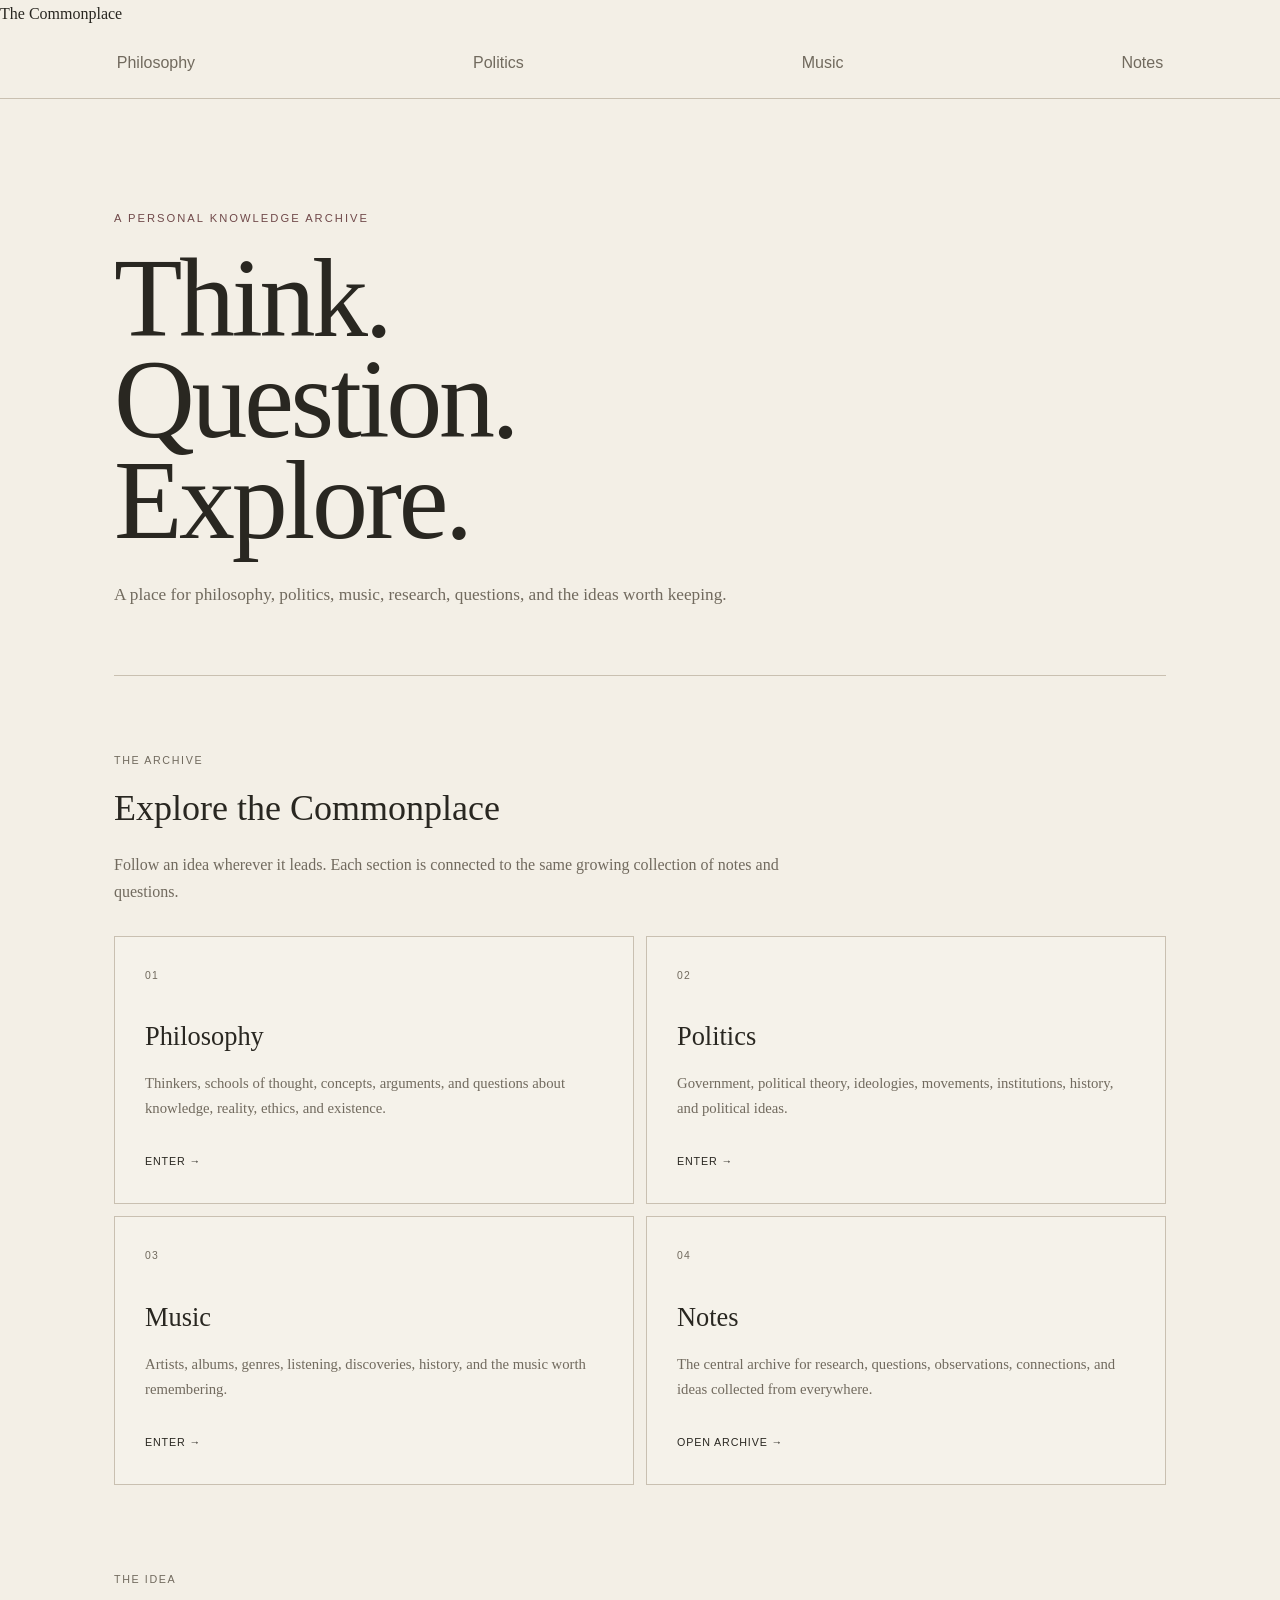
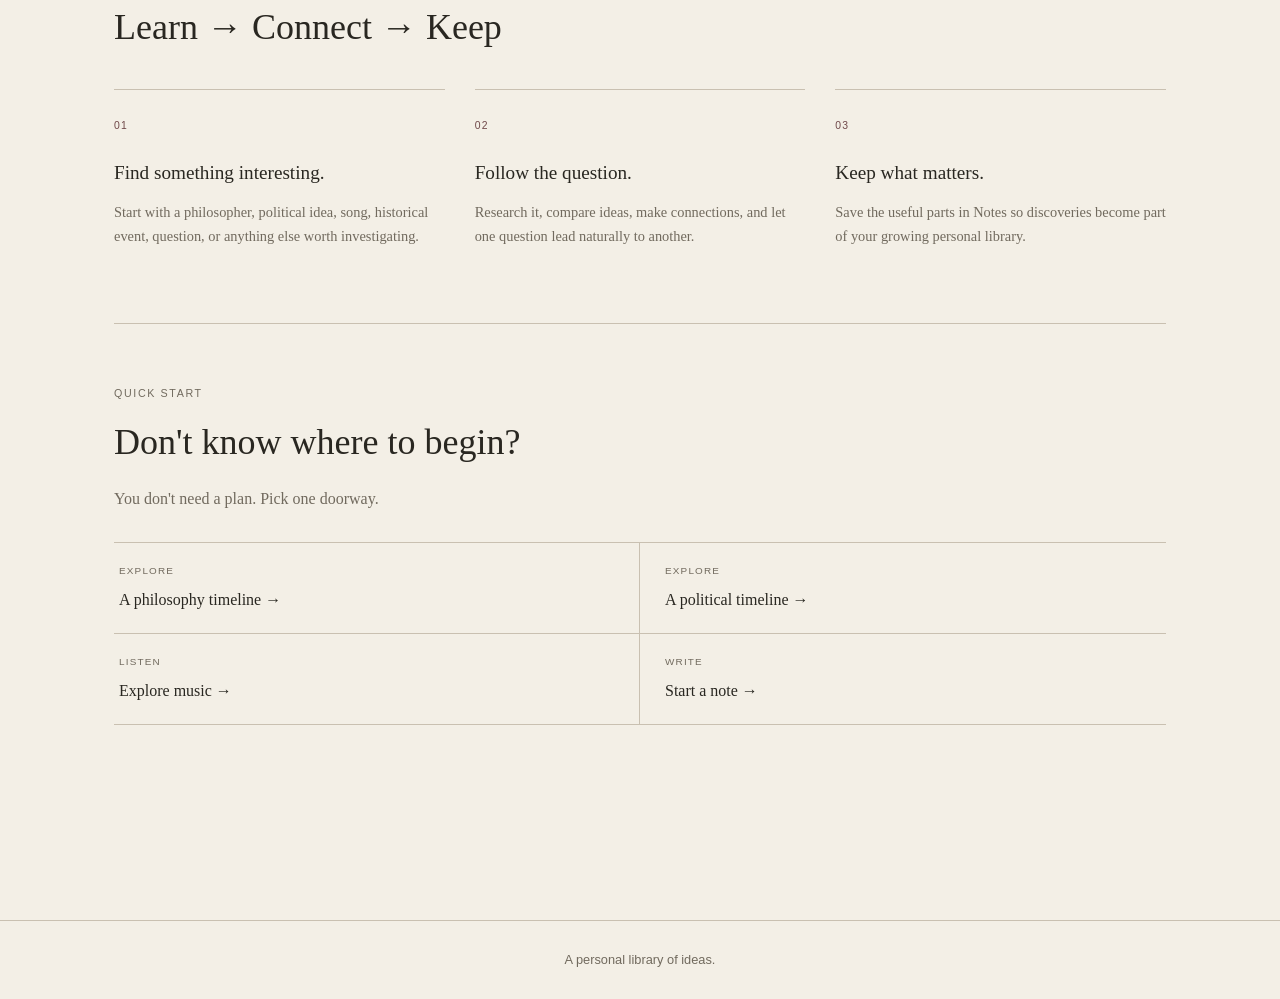
<file: index.html>
<!DOCTYPE html>
<html lang="en">

<head>

    <meta charset="UTF-8">

    <meta
        name="viewport"
        content="width=device-width, initial-scale=1.0"
    >

    <meta
        name="description"
        content="The Commonplace — a personal archive for philosophy, politics, music, research, questions, and notes."
    >

    <title>The Commonplace</title>

    <link rel="stylesheet" href="style.css">

</head>


<body>


<header class="commonplace-header">

    <a href="index.html" class="commonplace-logo">
        The Commonplace
    </a>

    <nav class="commonplace-nav">

        <a href="philosophy.html">
            Philosophy
        </a>

        <a href="politics.html">
            Politics
        </a>

        <a href="music.html">
            Music
        </a>

        <a href="notes.html">
            Notes
        </a>

    </nav>

</header>



<main class="home-page">


    <!-- =========================
         HERO
    ========================== -->

    <section class="home-hero">

        <p class="home-eyebrow">
            A PERSONAL KNOWLEDGE ARCHIVE
        </p>

        <h1>
            Think.<br>
            Question.<br>
            Explore.
        </h1>

        <p class="home-intro">
            A place for philosophy, politics, music,
            research, questions, and the ideas worth keeping.
        </p>

    </section>



    <!-- =========================
         EXPLORE
    ========================== -->

    <section class="home-section">

        <div class="home-section-heading">

            <span class="home-section-number">
                THE ARCHIVE
            </span>

            <h2>
                Explore the Commonplace
            </h2>

            <p>
                Follow an idea wherever it leads.
                Each section is connected to the same
                growing collection of notes and questions.
            </p>

        </div>


        <div class="home-grid">


            <a
                href="philosophy.html"
                class="home-card"
            >

                <span class="home-card-number">
                    01
                </span>

                <h3>
                    Philosophy
                </h3>

                <p>
                    Thinkers, schools of thought,
                    concepts, arguments, and questions
                    about knowledge, reality, ethics,
                    and existence.
                </p>

                <span class="home-card-link">
                    Enter →
                </span>

            </a>



            <a
                href="politics.html"
                class="home-card"
            >

                <span class="home-card-number">
                    02
                </span>

                <h3>
                    Politics
                </h3>

                <p>
                    Government, political theory,
                    ideologies, movements, institutions,
                    history, and political ideas.
                </p>

                <span class="home-card-link">
                    Enter →
                </span>

            </a>



            <a
                href="music.html"
                class="home-card"
            >

                <span class="home-card-number">
                    03
                </span>

                <h3>
                    Music
                </h3>

                <p>
                    Artists, albums, genres, listening,
                    discoveries, history, and the music
                    worth remembering.
                </p>

                <span class="home-card-link">
                    Enter →
                </span>

            </a>



            <a
                href="notes.html"
                class="home-card"
            >

                <span class="home-card-number">
                    04
                </span>

                <h3>
                    Notes
                </h3>

                <p>
                    The central archive for research,
                    questions, observations, connections,
                    and ideas collected from everywhere.
                </p>

                <span class="home-card-link">
                    Open archive →
                </span>

            </a>


        </div>

    </section>



    <!-- =========================
         HOW IT WORKS
    ========================== -->

    <section class="home-section home-method">

        <div class="home-section-heading">

            <span class="home-section-number">
                THE IDEA
            </span>

            <h2>
                Learn → Connect → Keep
            </h2>

        </div>


        <div class="home-method-grid">


            <div class="home-method-item">

                <span>
                    01
                </span>

                <h3>
                    Find something interesting.
                </h3>

                <p>
                    Start with a philosopher, political idea,
                    song, historical event, question, or anything
                    else worth investigating.
                </p>

            </div>



            <div class="home-method-item">

                <span>
                    02
                </span>

                <h3>
                    Follow the question.
                </h3>

                <p>
                    Research it, compare ideas, make connections,
                    and let one question lead naturally to another.
                </p>

            </div>



            <div class="home-method-item">

                <span>
                    03
                </span>

                <h3>
                    Keep what matters.
                </h3>

                <p>
                    Save the useful parts in Notes so discoveries
                    become part of your growing personal library.
                </p>

            </div>


        </div>

    </section>



    <!-- =========================
         QUICK START
    ========================== -->

    <section class="home-section home-start">

        <div class="home-section-heading">

            <span class="home-section-number">
                QUICK START
            </span>

            <h2>
                Don't know where to begin?
            </h2>

            <p>
                You don't need a plan. Pick one doorway.
            </p>

        </div>


        <div class="home-start-links">

            <a href="philosophy.html#timeline">
                <span>Explore</span>
                A philosophy timeline →
            </a>

            <a href="politics.html#timeline">
                <span>Explore</span>
                A political timeline →
            </a>

            <a href="music.html">
                <span>Listen</span>
                Explore music →
            </a>

            <a href="notes.html#create">
                <span>Write</span>
                Start a note →
            </a>

        </div>

    </section>


</main>



<footer>

    <p>
        A personal library of ideas.
    </p>

</footer>



<style>

/* =========================================
   HOME — THE COMMONPLACE
   ========================================= */

.home-page {
    max-width: 1100px;
    margin: 0 auto;
    padding: 40px 24px 80px;
}


/* HERO */

.home-hero {
    padding: 70px 0 65px;
    border-bottom: 1px solid var(--border);
}

.home-eyebrow {
    font-family: Arial, sans-serif;
    font-size: 0.7rem;
    letter-spacing: 0.18em;
    color: var(--burgundy);
    margin: 0 0 20px;
}

.home-hero h1 {
    margin: 0 0 28px;
    font-size: clamp(3.5rem, 9vw, 7rem);
    font-weight: normal;
    line-height: 0.9;
    letter-spacing: -0.03em;
}

.home-intro {
    max-width: 650px;
    margin: 0;
    color: var(--muted);
    font-size: 1.08rem;
    line-height: 1.8;
}


/* SECTIONS */

.home-section {
    margin: 75px 0;
}

.home-section-heading {
    margin-bottom: 30px;
}

.home-section-number {
    display: block;
    margin-bottom: 9px;

    font-family: Arial, sans-serif;
    font-size: 0.67rem;
    letter-spacing: 0.15em;

    color: var(--muted);
}

.home-section-heading h2 {
    margin: 0 0 12px;

    font-size: 2.25rem;
    font-weight: normal;
}

.home-section-heading p {
    max-width: 680px;
    margin: 0;

    color: var(--muted);
    line-height: 1.7;
}


/* ARCHIVE CARDS */

.home-grid {
    display: grid;
    grid-template-columns: 1fr 1fr;
    gap: 12px;
}

.home-card {
    display: block;

    padding: 30px;

    border: 1px solid var(--border);

    color: var(--ink);
    text-decoration: none;

    background: rgba(255,255,255,0.16);

    transition:
        transform 0.2s ease,
        border-color 0.2s ease;
}

.home-card:hover {
    transform: translateY(-3px);
    border-color: var(--burgundy);
}

.home-card-number {
    display: block;

    margin-bottom: 30px;

    font-family: Arial, sans-serif;
    font-size: 0.65rem;
    letter-spacing: 0.12em;

    color: var(--muted);
}

.home-card h3 {
    margin: 0 0 12px;

    font-size: 1.65rem;
    font-weight: normal;
}

.home-card p {
    margin: 0 0 25px;

    color: var(--muted);
    line-height: 1.7;
    font-size: 0.92rem;
}

.home-card-link {
    font-family: Arial, sans-serif;
    font-size: 0.67rem;
    letter-spacing: 0.08em;
    text-transform: uppercase;
}


/* METHOD */

.home-method {
    padding-top: 10px;
}

.home-method-grid {
    display: grid;
    grid-template-columns: repeat(3, 1fr);
    gap: 30px;
}

.home-method-item {
    border-top: 1px solid var(--border);
    padding-top: 20px;
}

.home-method-item > span {
    font-family: Arial, sans-serif;
    font-size: 0.65rem;
    letter-spacing: 0.12em;
    color: var(--burgundy);
}

.home-method-item h3 {
    margin: 20px 0 10px;

    font-size: 1.2rem;
    font-weight: normal;
}

.home-method-item p {
    margin: 0;

    color: var(--muted);
    font-size: 0.9rem;
    line-height: 1.7;
}


/* QUICK START */

.home-start {
    border-top: 1px solid var(--border);
    padding-top: 60px;
}

.home-start-links {
    display: grid;
    grid-template-columns: 1fr 1fr;
    border-top: 1px solid var(--border);
}

.home-start-links a {
    display: block;

    padding: 20px 5px;

    border-bottom: 1px solid var(--border);

    color: var(--ink);
    text-decoration: none;

    font-size: 1rem;
}

.home-start-links a:nth-child(odd) {
    padding-right: 25px;
    border-right: 1px solid var(--border);
}

.home-start-links a:nth-child(even) {
    padding-left: 25px;
}

.home-start-links a:hover {
    color: var(--burgundy);
}

.home-start-links span {
    display: block;

    margin-bottom: 6px;

    font-family: Arial, sans-serif;
    font-size: 0.62rem;
    letter-spacing: 0.12em;
    text-transform: uppercase;

    color: var(--muted);
}


/* MOBILE */

@media (max-width: 750px) {

    .home-grid {
        grid-template-columns: 1fr;
    }

    .home-method-grid {
        grid-template-columns: 1fr;
        gap: 35px;
    }

    .home-start-links {
        grid-template-columns: 1fr;
    }

    .home-start-links a:nth-child(odd) {
        padding-right: 5px;
        border-right: none;
    }

    .home-start-links a:nth-child(even) {
        padding-left: 5px;
    }

}


@media (max-width: 600px) {

    .home-page {
        padding: 25px 16px 60px;
    }

    .home-hero {
        padding: 45px 0 45px;
    }

    .home-hero h1 {
        font-size: clamp(3rem, 16vw, 5rem);
    }

    .home-section {
        margin: 55px 0;
    }

    .home-section-heading h2 {
        font-size: 1.9rem;
    }

    .home-card {
        padding: 24px;
    }

}

</style>


</body>

</html>
</file>
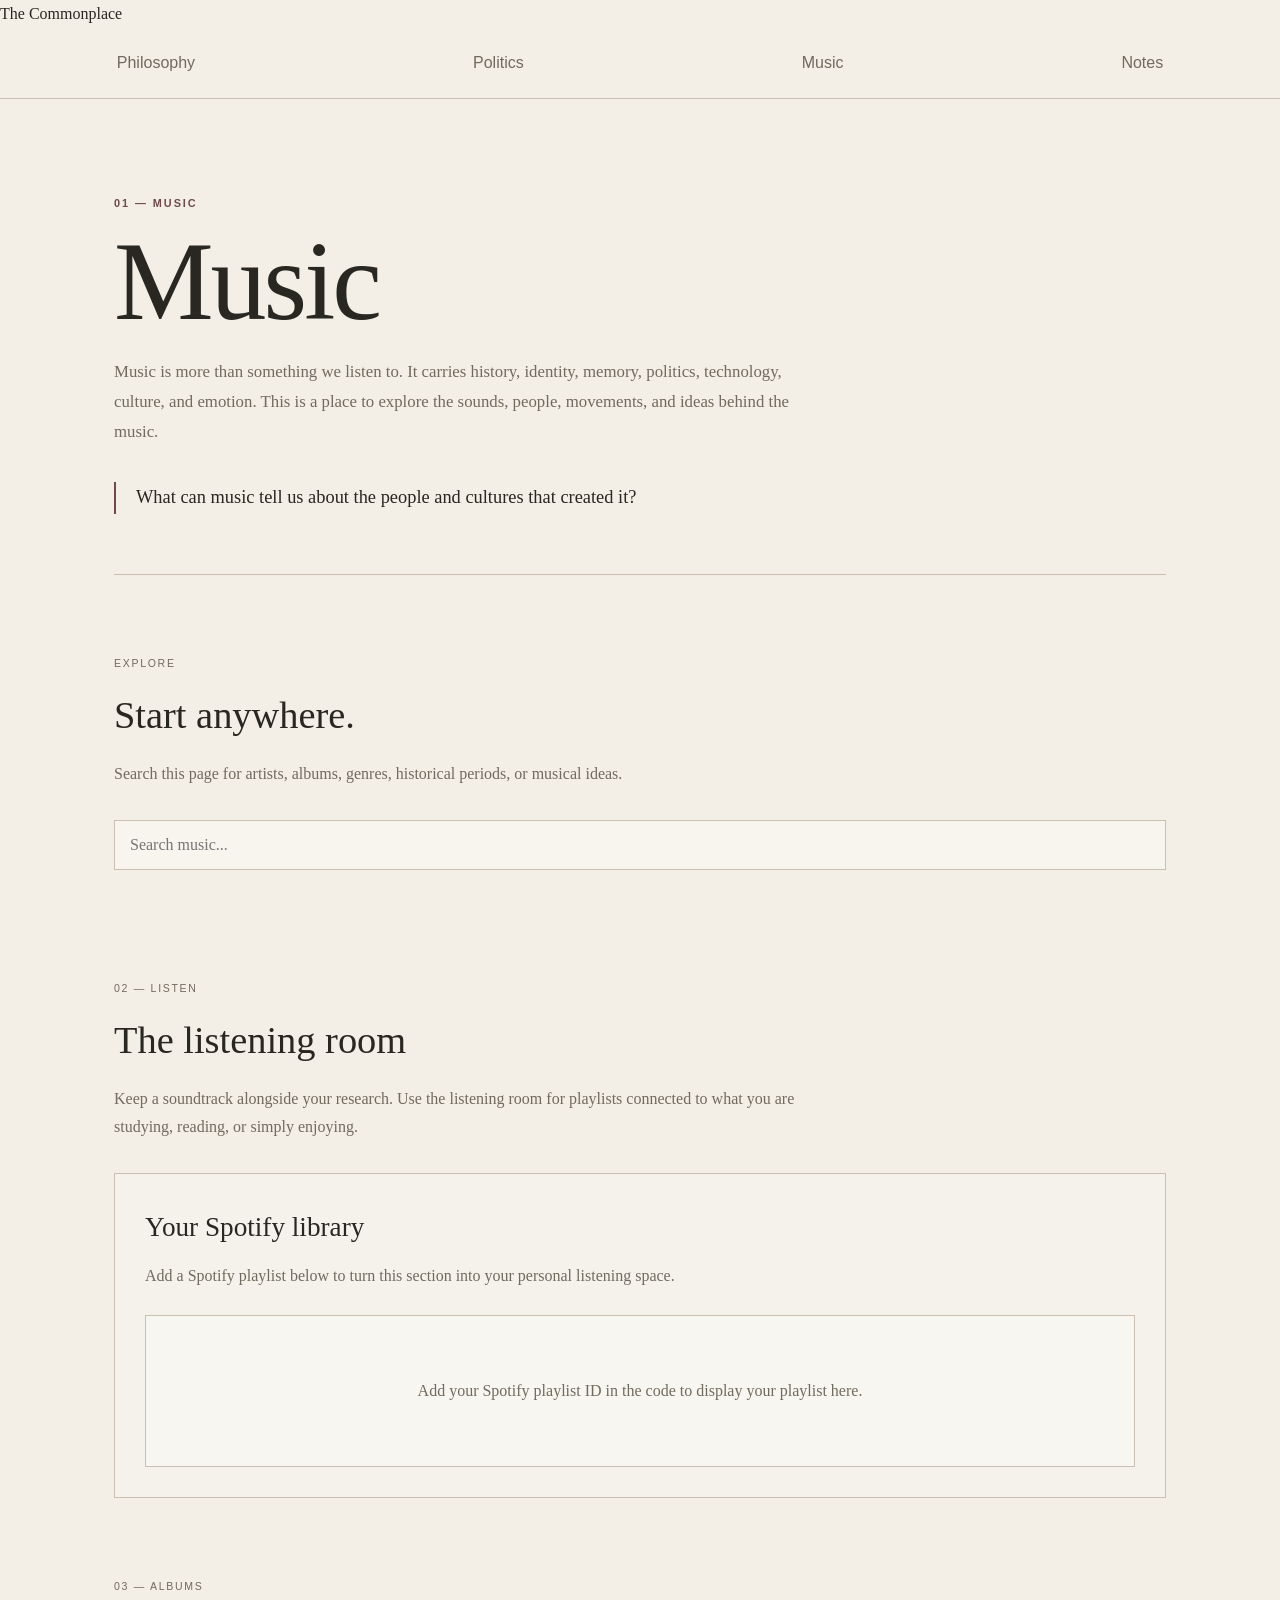
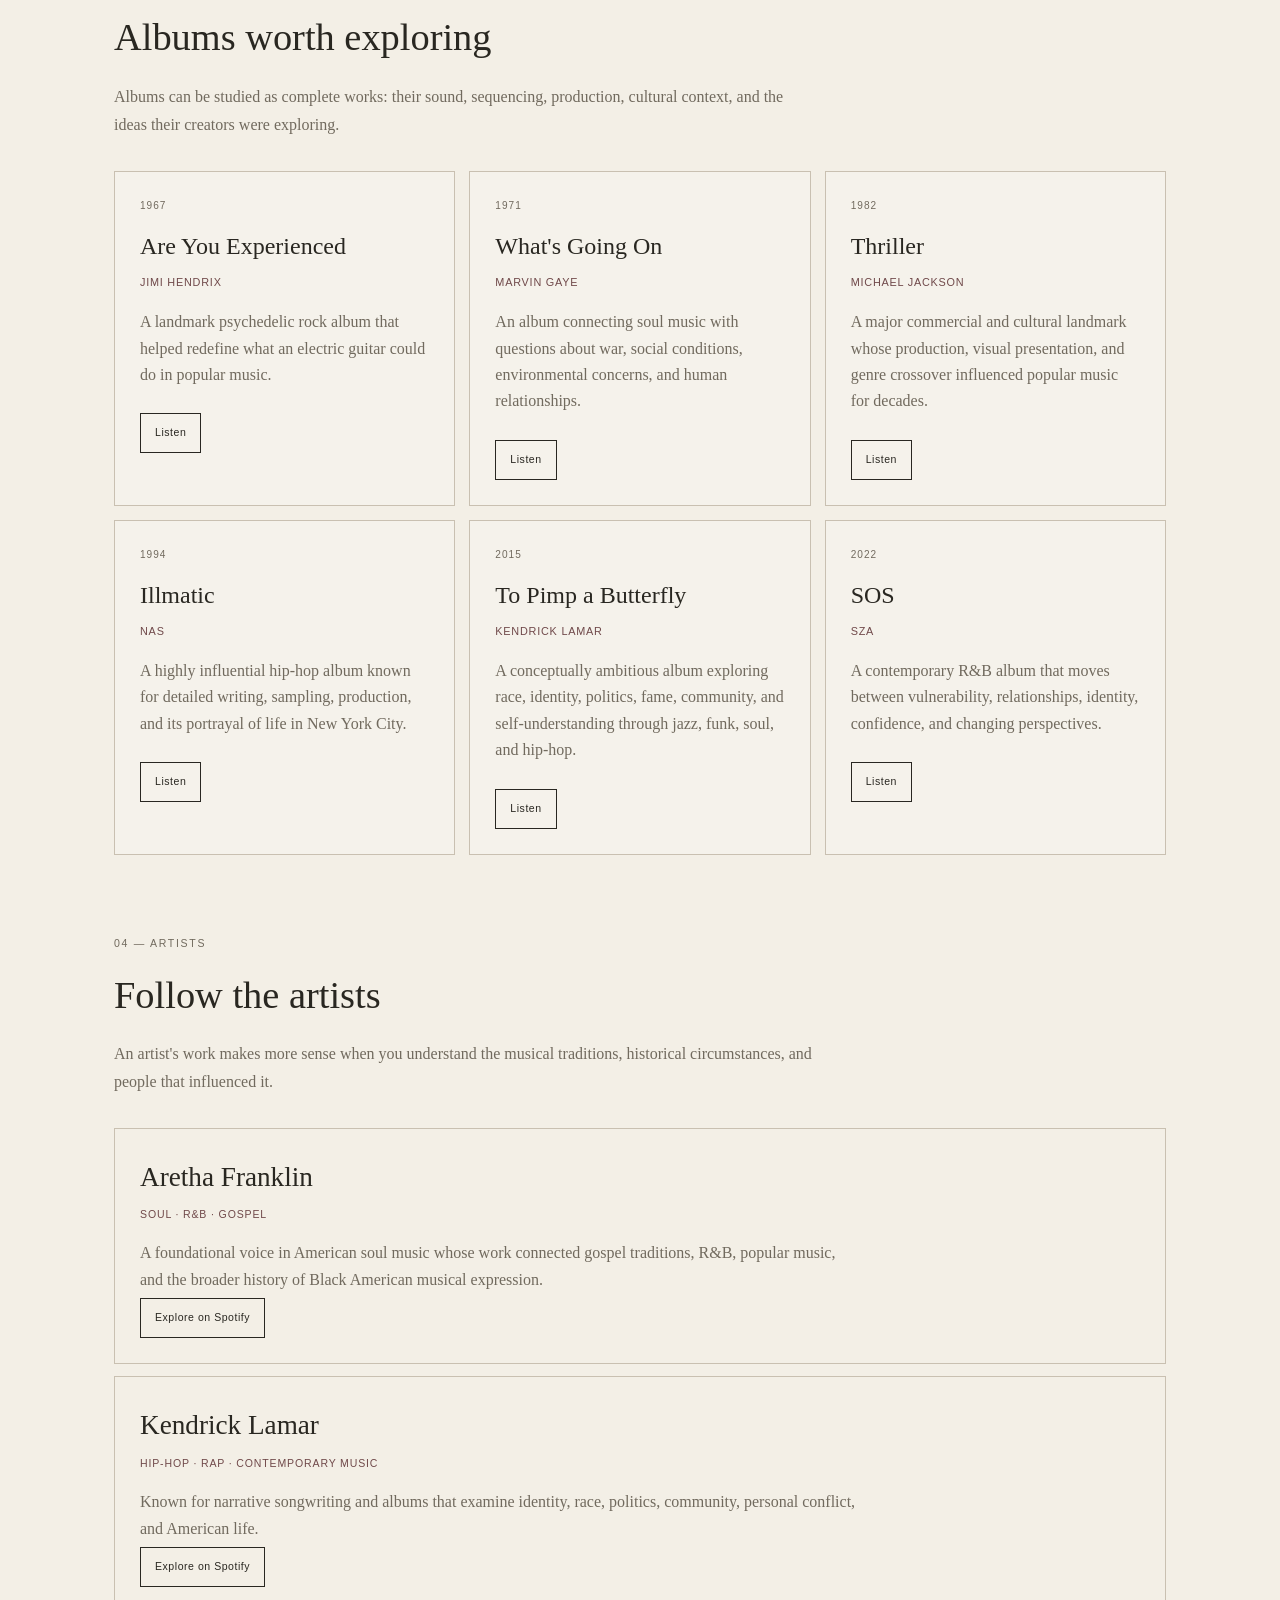
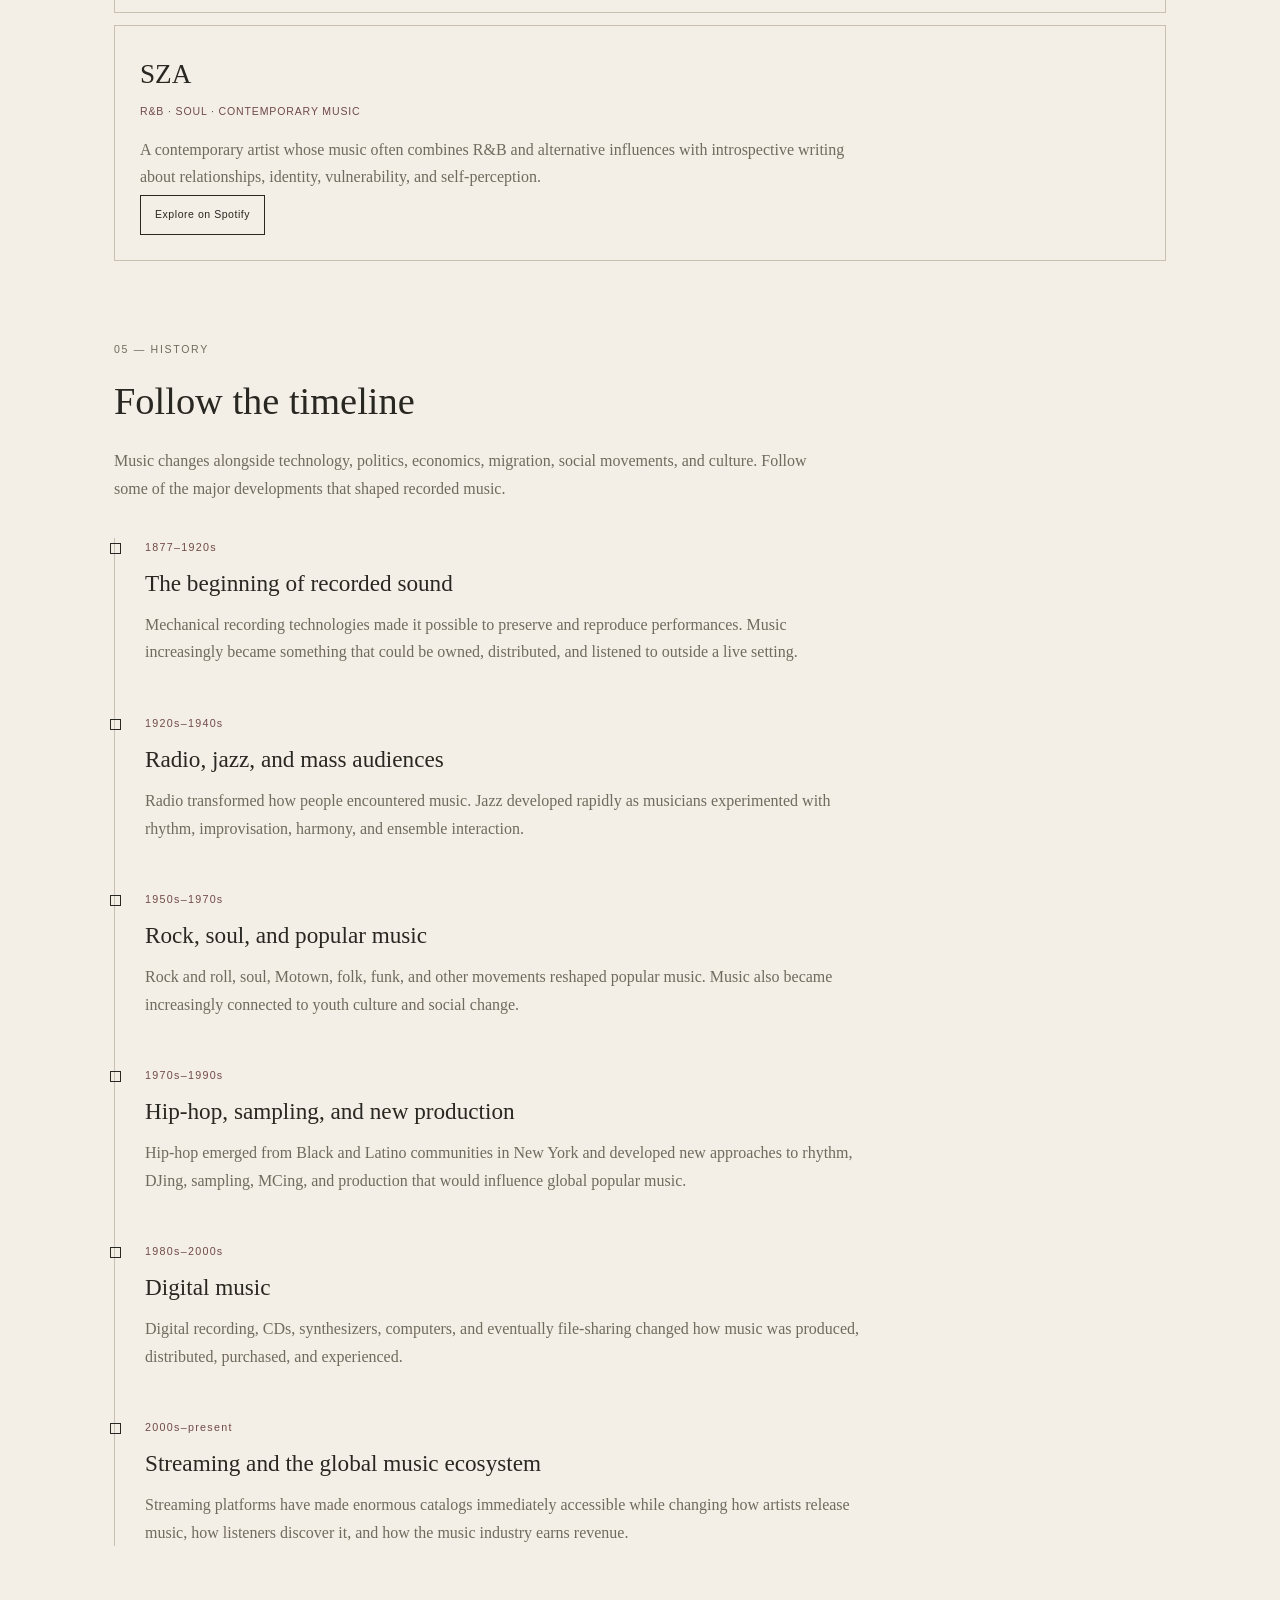
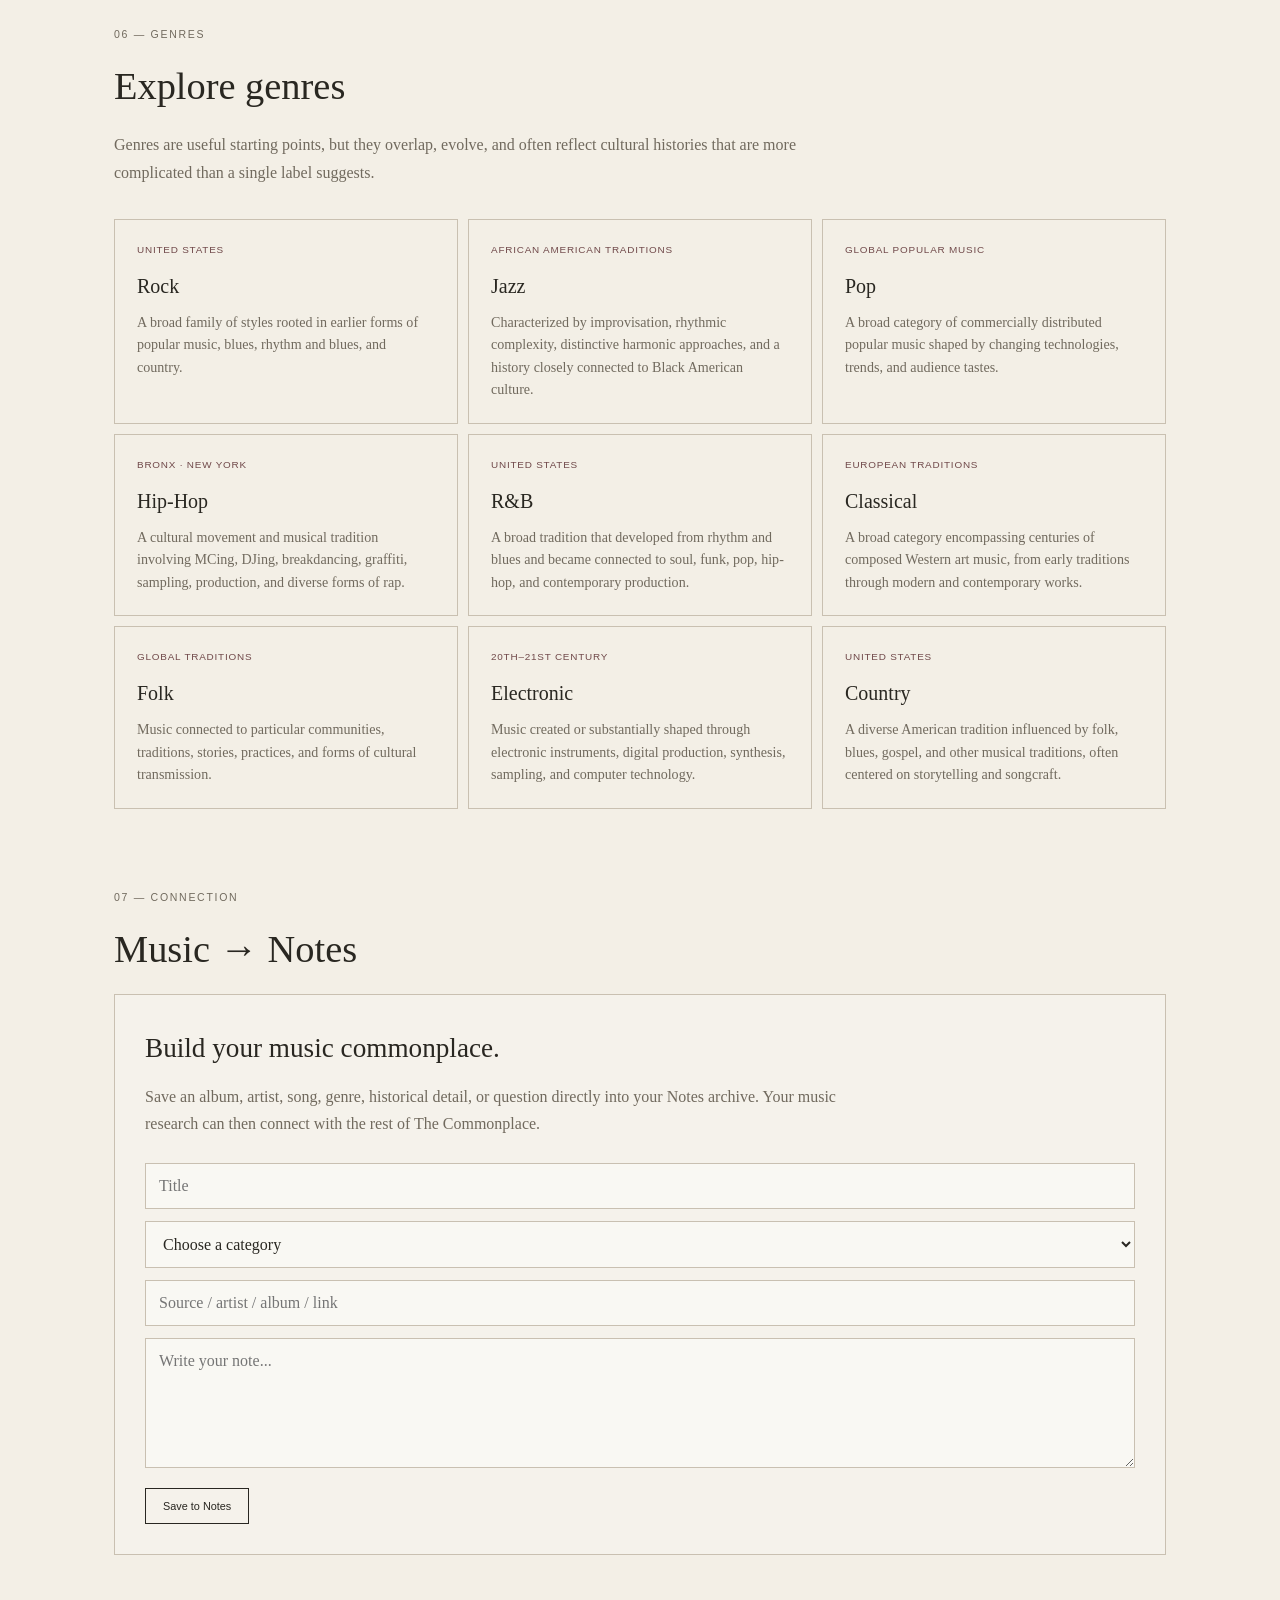
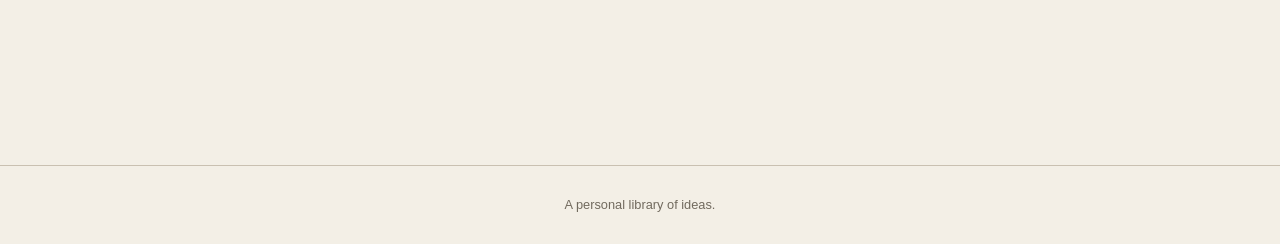
<file: music.html>
<!DOCTYPE html>
<html lang="en">
<head>
    <meta charset="UTF-8">
    <meta name="viewport" content="width=device-width, initial-scale=1.0">

    <title>Music — The Commonplace</title>

    <link rel="stylesheet" href="style.css">

    <style>

        /* =========================================
           MUSIC PAGE
           ========================================= */

        .music-page {
            max-width: 1100px;
            margin: 0 auto;
            padding: 40px 24px 90px;
        }

        /* HERO */

        .music-hero {
            padding: 55px 0 60px;
            border-bottom: 1px solid var(--border);
        }

        .eyebrow {
            font-family: Arial, sans-serif;
            font-size: .68rem;
            letter-spacing: .18em;
            color: var(--burgundy);
            margin-bottom: 18px;
        }

        .music-hero h1 {
            margin: 0 0 25px;
            font-size: clamp(3.5rem, 9vw, 7rem);
            line-height: .9;
            font-weight: normal;
        }

        .music-hero p {
            max-width: 720px;
            color: var(--muted);
            line-height: 1.8;
            font-size: 1.05rem;
        }

        .hero-question {
            margin-top: 35px;
            padding-left: 20px;
            border-left: 2px solid var(--burgundy);
            font-size: 1.15rem;
            line-height: 1.7;
        }

        /* SECTIONS */

        .music-section {
            margin: 80px 0;
        }

        .section-label {
            font-family: Arial, sans-serif;
            font-size: .66rem;
            letter-spacing: .16em;
            color: var(--muted);
            margin-bottom: 10px;
        }

        .music-section h2 {
            font-size: 2.4rem;
            font-weight: normal;
            margin: 0 0 12px;
        }

        .section-intro {
            max-width: 700px;
            color: var(--muted);
            line-height: 1.75;
            margin-bottom: 32px;
        }

        /* SEARCH */

        .music-search {
            width: 100%;
            box-sizing: border-box;
            padding: 15px;
            border: 1px solid var(--border);
            background: rgba(255,255,255,.35);
            color: var(--ink);
            font-family: Georgia, "Times New Roman", serif;
            font-size: 1rem;
            margin-bottom: 30px;
        }

        .music-search:focus {
            outline: 1px solid var(--burgundy);
        }

        /* LISTENING ROOM */

        .listening-room {
            border: 1px solid var(--border);
            padding: 30px;
            background: rgba(255,255,255,.18);
        }

        .listening-room h3 {
            font-size: 1.7rem;
            font-weight: normal;
            margin: 0 0 12px;
        }

        .listening-room p {
            color: var(--muted);
            line-height: 1.7;
            max-width: 700px;
        }

        .spotify-placeholder {
            margin-top: 25px;
            width: 100%;
            min-height: 152px;
            border: 1px solid var(--border);
            background: rgba(255,255,255,.25);
            display: flex;
            align-items: center;
            justify-content: center;
            text-align: center;
            box-sizing: border-box;
            padding: 25px;
        }

        .spotify-placeholder p {
            margin: 0;
        }

        .spotify-placeholder a {
            color: var(--burgundy);
        }

        .spotify-embed {
            width: 100%;
            height: 352px;
            border: 0;
            margin-top: 25px;
        }

        /* ALBUMS */

        .album-grid {
            display: grid;
            grid-template-columns: repeat(3, 1fr);
            gap: 14px;
        }

        .album-card {
            border: 1px solid var(--border);
            padding: 25px;
            background: rgba(255,255,255,.18);
        }

        .album-year {
            font-family: Arial, sans-serif;
            font-size: .63rem;
            letter-spacing: .1em;
            color: var(--muted);
            margin-bottom: 12px;
        }

        .album-card h3 {
            font-size: 1.5rem;
            font-weight: normal;
            margin: 0 0 6px;
        }

        .album-artist {
            color: var(--burgundy);
            font-family: Arial, sans-serif;
            font-size: .68rem;
            letter-spacing: .07em;
            margin-bottom: 18px;
        }

        .album-card p {
            color: var(--muted);
            line-height: 1.65;
            margin-bottom: 20px;
        }

        /* ARTISTS */

        .artist-list {
            display: grid;
            gap: 12px;
        }

        .artist {
            border: 1px solid var(--border);
            padding: 25px;
        }

        .artist h3 {
            font-size: 1.7rem;
            font-weight: normal;
            margin: 0 0 6px;
        }

        .artist-type {
            color: var(--burgundy);
            font-family: Arial, sans-serif;
            font-size: .66rem;
            letter-spacing: .08em;
            margin-bottom: 15px;
        }

        .artist p {
            color: var(--muted);
            line-height: 1.7;
            max-width: 720px;
        }

        /* BUTTONS */

        .music-button {
            display: inline-block;
            margin-top: 5px;
            padding: 10px 14px;
            border: 1px solid var(--ink);
            color: var(--ink) !important;
            text-decoration: none !important;
            font-family: Arial, sans-serif;
            font-size: .66rem;
            letter-spacing: .05em;
        }

        .music-button:hover {
            background: var(--ink);
            color: var(--cream) !important;
        }

        /* HISTORY */

        .history {
            position: relative;
            margin-top: 35px;
            padding-left: 30px;
            border-left: 1px solid var(--border);
        }

        .history-item {
            position: relative;
            margin-bottom: 48px;
        }

        .history-item::before {
            content: "";
            position: absolute;
            left: -35px;
            top: 5px;
            width: 9px;
            height: 9px;
            border: 1px solid var(--ink);
            background: var(--cream);
        }

        .history-date {
            font-family: Arial, sans-serif;
            font-size: .67rem;
            letter-spacing: .12em;
            color: var(--burgundy);
            margin-bottom: 8px;
        }

        .history-item h3 {
            font-size: 1.45rem;
            font-weight: normal;
            margin: 0 0 8px;
        }

        .history-item p {
            color: var(--muted);
            line-height: 1.7;
            max-width: 720px;
            margin: 0;
        }

        /* GENRES */

        .genre-grid {
            display: grid;
            grid-template-columns: repeat(3, 1fr);
            gap: 10px;
        }

        .genre-card {
            border: 1px solid var(--border);
            padding: 22px;
        }

        .genre-card h3 {
            font-size: 1.25rem;
            font-weight: normal;
            margin: 0 0 8px;
        }

        .genre-card p {
            color: var(--muted);
            line-height: 1.6;
            font-size: .88rem;
            margin: 0;
        }

        .genre-origin {
            font-family: Arial, sans-serif;
            font-size: .62rem;
            letter-spacing: .08em;
            color: var(--burgundy);
            margin-bottom: 10px;
        }

        /* MUSIC NOTES */

        .music-notes {
            border: 1px solid var(--border);
            padding: 30px;
            background: rgba(255,255,255,.18);
        }

        .music-notes h3 {
            font-size: 1.7rem;
            font-weight: normal;
            margin: 0 0 12px;
        }

        .music-notes p {
            color: var(--muted);
            line-height: 1.7;
            max-width: 700px;
        }

        .music-notes form {
            margin-top: 25px;
        }

        .music-notes input,
        .music-notes textarea,
        .music-notes select {
            width: 100%;
            box-sizing: border-box;
            padding: 13px;
            margin-bottom: 12px;
            border: 1px solid var(--border);
            background: rgba(255,255,255,.4);
            color: var(--ink);
            font-family: Georgia, "Times New Roman", serif;
            font-size: 1rem;
        }

        .music-notes textarea {
            min-height: 130px;
            resize: vertical;
        }

        .music-notes input:focus,
        .music-notes textarea:focus,
        .music-notes select:focus {
            outline: 1px solid var(--burgundy);
        }

        .music-notes button {
            padding: 11px 17px;
            border: 1px solid var(--ink);
            background: transparent;
            color: var(--ink);
            cursor: pointer;
            font-family: Arial, sans-serif;
            font-size: .68rem;
        }

        .music-notes button:hover {
            background: var(--ink);
            color: var(--cream);
        }

        /* MOBILE */

        @media (max-width: 800px) {

            .album-grid {
                grid-template-columns: 1fr 1fr;
            }

            .genre-grid {
                grid-template-columns: 1fr 1fr;
            }

        }

        @media (max-width: 600px) {

            .music-page {
                padding: 25px 16px 60px;
            }

            .music-hero {
                padding-top: 30px;
            }

            .album-grid,
            .genre-grid {
                grid-template-columns: 1fr;
            }

            .music-section {
                margin: 60px 0;
            }

            .listening-room,
            .music-notes {
                padding: 22px;
            }

        }

    </style>
</head>


<body>

<header class="commonplace-header">

    <a href="index.html" class="commonplace-logo">
        The Commonplace
    </a>

    <nav class="commonplace-nav">
        <a href="philosophy.html">Philosophy</a>
        <a href="politics.html">Politics</a>
        <a href="music.html">Music</a>
        <a href="notes.html">Notes</a>
    </nav>

</header>


<main class="music-page">


    <!-- =====================================
         HERO
         ===================================== -->

    <section class="music-hero">

        <div class="eyebrow">
            01 — MUSIC
        </div>

        <h1>
            Music
        </h1>

        <p>
            Music is more than something we listen to. It carries
            history, identity, memory, politics, technology, culture,
            and emotion. This is a place to explore the sounds,
            people, movements, and ideas behind the music.
        </p>

        <div class="hero-question">
            What can music tell us about the people and cultures
            that created it?
        </div>

    </section>


    <!-- =====================================
         SEARCH
         ===================================== -->

    <section class="music-section">

        <div class="section-label">
            EXPLORE
        </div>

        <h2>
            Start anywhere.
        </h2>

        <p class="section-intro">
            Search this page for artists, albums, genres, historical
            periods, or musical ideas.
        </p>

        <input
            class="music-search"
            id="musicSearch"
            type="search"
            placeholder="Search music..."
            oninput="searchMusic()"
        >

    </section>


    <!-- =====================================
         LISTENING ROOM
         ===================================== -->

    <section
        class="music-section"
        id="listening"
    >

        <div class="section-label">
            02 — LISTEN
        </div>

        <h2>
            The listening room
        </h2>

        <p class="section-intro">
            Keep a soundtrack alongside your research. Use the
            listening room for playlists connected to what you are
            studying, reading, or simply enjoying.
        </p>


        <div class="listening-room">

            <h3>
                Your Spotify library
            </h3>

            <p>
                Add a Spotify playlist below to turn this section
                into your personal listening space.
            </p>


            <!--
                Replace YOUR_PLAYLIST_ID with the ID from your
                Spotify playlist.

                Example:
                https://open.spotify.com/playlist/37i9dQZF...
            -->

            <div
                class="spotify-placeholder"
                id="spotifyPlaceholder"
            >

                <p>
                    Add your Spotify playlist ID in the code to
                    display your playlist here.
                </p>

            </div>

        </div>

    </section>


    <!-- =====================================
         ALBUMS
         ===================================== -->

    <section
        class="music-section"
        id="albums"
    >

        <div class="section-label">
            03 — ALBUMS
        </div>

        <h2>
            Albums worth exploring
        </h2>

        <p class="section-intro">
            Albums can be studied as complete works: their sound,
            sequencing, production, cultural context, and the ideas
            their creators were exploring.
        </p>


        <div class="album-grid">


            <article class="album-card searchable">

                <div class="album-year">
                    1967
                </div>

                <h3>
                    Are You Experienced
                </h3>

                <div class="album-artist">
                    JIMI HENDRIX
                </div>

                <p>
                    A landmark psychedelic rock album that helped
                    redefine what an electric guitar could do in
                    popular music.
                </p>

                <a
                    class="music-button"
                    href="https://open.spotify.com/search/Are%20You%20Experienced%20Jimi%20Hendrix"
                    target="_blank"
                    rel="noopener noreferrer"
                >
                    Listen
                </a>

            </article>


            <article class="album-card searchable">

                <div class="album-year">
                    1971
                </div>

                <h3>
                    What's Going On
                </h3>

                <div class="album-artist">
                    MARVIN GAYE
                </div>

                <p>
                    An album connecting soul music with questions
                    about war, social conditions, environmental
                    concerns, and human relationships.
                </p>

                <a
                    class="music-button"
                    href="https://open.spotify.com/search/What%27s%20Going%20On%20Marvin%20Gaye"
                    target="_blank"
                    rel="noopener noreferrer"
                >
                    Listen
                </a>

            </article>


            <article class="album-card searchable">

                <div class="album-year">
                    1982
                </div>

                <h3>
                    Thriller
                </h3>

                <div class="album-artist">
                    MICHAEL JACKSON
                </div>

                <p>
                    A major commercial and cultural landmark whose
                    production, visual presentation, and genre
                    crossover influenced popular music for decades.
                </p>

                <a
                    class="music-button"
                    href="https://open.spotify.com/search/Thriller%20Michael%20Jackson"
                    target="_blank"
                    rel="noopener noreferrer"
                >
                    Listen
                </a>

            </article>


            <article class="album-card searchable">

                <div class="album-year">
                    1994
                </div>

                <h3>
                    Illmatic
                </h3>

                <div class="album-artist">
                    NAS
                </div>

                <p>
                    A highly influential hip-hop album known for
                    detailed writing, sampling, production, and its
                    portrayal of life in New York City.
                </p>

                <a
                    class="music-button"
                    href="https://open.spotify.com/search/Illmatic%20Nas"
                    target="_blank"
                    rel="noopener noreferrer"
                >
                    Listen
                </a>

            </article>


            <article class="album-card searchable">

                <div class="album-year">
                    2015
                </div>

                <h3>
                    To Pimp a Butterfly
                </h3>

                <div class="album-artist">
                    KENDRICK LAMAR
                </div>

                <p>
                    A conceptually ambitious album exploring race,
                    identity, politics, fame, community, and
                    self-understanding through jazz, funk, soul,
                    and hip-hop.
                </p>

                <a
                    class="music-button"
                    href="https://open.spotify.com/search/To%20Pimp%20a%20Butterfly%20Kendrick%20Lamar"
                    target="_blank"
                    rel="noopener noreferrer"
                >
                    Listen
                </a>

            </article>


            <article class="album-card searchable">

                <div class="album-year">
                    2022
                </div>

                <h3>
                    SOS
                </h3>

                <div class="album-artist">
                    SZA
                </div>

                <p>
                    A contemporary R&B album that moves between
                    vulnerability, relationships, identity, confidence,
                    and changing perspectives.
                </p>

                <a
                    class="music-button"
                    href="https://open.spotify.com/search/SOS%20SZA"
                    target="_blank"
                    rel="noopener noreferrer"
                >
                    Listen
                </a>

            </article>

        </div>

    </section>


    <!-- =====================================
         ARTISTS
         ===================================== -->

    <section
        class="music-section"
        id="artists"
    >

        <div class="section-label">
            04 — ARTISTS
        </div>

        <h2>
            Follow the artists
        </h2>

        <p class="section-intro">
            An artist's work makes more sense when you understand
            the musical traditions, historical circumstances, and
            people that influenced it.
        </p>


        <div class="artist-list">


            <article class="artist searchable">

                <h3>
                    Aretha Franklin
                </h3>

                <div class="artist-type">
                    SOUL · R&B · GOSPEL
                </div>

                <p>
                    A foundational voice in American soul music whose
                    work connected gospel traditions, R&B, popular
                    music, and the broader history of Black American
                    musical expression.
                </p>

                <a
                    class="music-button"
                    href="https://open.spotify.com/search/Aretha%20Franklin"
                    target="_blank"
                    rel="noopener noreferrer"
                >
                    Explore on Spotify
                </a>

            </article>


            <article class="artist searchable">

                <h3>
                    Kendrick Lamar
                </h3>

                <div class="artist-type">
                    HIP-HOP · RAP · CONTEMPORARY MUSIC
                </div>

                <p>
                    Known for narrative songwriting and albums that
                    examine identity, race, politics, community,
                    personal conflict, and American life.
                </p>

                <a
                    class="music-button"
                    href="https://open.spotify.com/search/Kendrick%20Lamar"
                    target="_blank"
                    rel="noopener noreferrer"
                >
                    Explore on Spotify
                </a>

            </article>


            <article class="artist searchable">

                <h3>
                    SZA
                </h3>

                <div class="artist-type">
                    R&B · SOUL · CONTEMPORARY MUSIC
                </div>

                <p>
                    A contemporary artist whose music often combines
                    R&B and alternative influences with introspective
                    writing about relationships, identity, vulnerability,
                    and self-perception.
                </p>

                <a
                    class="music-button"
                    href="https://open.spotify.com/search/SZA"
                    target="_blank"
                    rel="noopener noreferrer"
                >
                    Explore on Spotify
                </a>

            </article>


        </div>

    </section>


    <!-- =====================================
         MUSIC HISTORY
         ===================================== -->

    <section
        class="music-section"
        id="history"
    >

        <div class="section-label">
            05 — HISTORY
        </div>

        <h2>
            Follow the timeline
        </h2>

        <p class="section-intro">
            Music changes alongside technology, politics, economics,
            migration, social movements, and culture. Follow some
            of the major developments that shaped recorded music.
        </p>


        <div class="history">


            <article class="history-item searchable">

                <div class="history-date">
                    1877–1920s
                </div>

                <h3>
                    The beginning of recorded sound
                </h3>

                <p>
                    Mechanical recording technologies made it possible
                    to preserve and reproduce performances. Music
                    increasingly became something that could be owned,
                    distributed, and listened to outside a live setting.
                </p>

            </article>


            <article class="history-item searchable">

                <div class="history-date">
                    1920s–1940s
                </div>

                <h3>
                    Radio, jazz, and mass audiences
                </h3>

                <p>
                    Radio transformed how people encountered music.
                    Jazz developed rapidly as musicians experimented
                    with rhythm, improvisation, harmony, and ensemble
                    interaction.
                </p>

            </article>


            <article class="history-item searchable">

                <div class="history-date">
                    1950s–1970s
                </div>

                <h3>
                    Rock, soul, and popular music
                </h3>

                <p>
                    Rock and roll, soul, Motown, folk, funk, and other
                    movements reshaped popular music. Music also became
                    increasingly connected to youth culture and social
                    change.
                </p>

            </article>


            <article class="history-item searchable">

                <div class="history-date">
                    1970s–1990s
                </div>

                <h3>
                    Hip-hop, sampling, and new production
                </h3>

                <p>
                    Hip-hop emerged from Black and Latino communities
                    in New York and developed new approaches to rhythm,
                    DJing, sampling, MCing, and production that would
                    influence global popular music.
                </p>

            </article>


            <article class="history-item searchable">

                <div class="history-date">
                    1980s–2000s
                </div>

                <h3>
                    Digital music
                </h3>

                <p>
                    Digital recording, CDs, synthesizers, computers,
                    and eventually file-sharing changed how music was
                    produced, distributed, purchased, and experienced.
                </p>

            </article>


            <article class="history-item searchable">

                <div class="history-date">
                    2000s–present
                </div>

                <h3>
                    Streaming and the global music ecosystem
                </h3>

                <p>
                    Streaming platforms have made enormous catalogs
                    immediately accessible while changing how artists
                    release music, how listeners discover it, and how
                    the music industry earns revenue.
                </p>

            </article>


        </div>

    </section>


    <!-- =====================================
         GENRES
         ===================================== -->

    <section
        class="music-section"
        id="genres"
    >

        <div class="section-label">
            06 — GENRES
        </div>

        <h2>
            Explore genres
        </h2>

        <p class="section-intro">
            Genres are useful starting points, but they overlap,
            evolve, and often reflect cultural histories that are
            more complicated than a single label suggests.
        </p>


        <div class="genre-grid">


            <article class="genre-card searchable">

                <div class="genre-origin">
                    UNITED STATES
                </div>

                <h3>
                    Rock
                </h3>

                <p>
                    A broad family of styles rooted in earlier forms
                    of popular music, blues, rhythm and blues, and
                    country.
                </p>

            </article>


            <article class="genre-card searchable">

                <div class="genre-origin">
                    AFRICAN AMERICAN TRADITIONS
                </div>

                <h3>
                    Jazz
                </h3>

                <p>
                    Characterized by improvisation, rhythmic complexity,
                    distinctive harmonic approaches, and a history
                    closely connected to Black American culture.
                </p>

            </article>


            <article class="genre-card searchable">

                <div class="genre-origin">
                    GLOBAL POPULAR MUSIC
                </div>

                <h3>
                    Pop
                </h3>

                <p>
                    A broad category of commercially distributed
                    popular music shaped by changing technologies,
                    trends, and audience tastes.
                </p>

            </article>


            <article class="genre-card searchable">

                <div class="genre-origin">
                    BRONX · NEW YORK
                </div>

                <h3>
                    Hip-Hop
                </h3>

                <p>
                    A cultural movement and musical tradition involving
                    MCing, DJing, breakdancing, graffiti, sampling,
                    production, and diverse forms of rap.
                </p>

            </article>


            <article class="genre-card searchable">

                <div class="genre-origin">
                    UNITED STATES
                </div>

                <h3>
                    R&B
                </h3>

                <p>
                    A broad tradition that developed from rhythm and
                    blues and became connected to soul, funk, pop,
                    hip-hop, and contemporary production.
                </p>

            </article>


            <article class="genre-card searchable">

                <div class="genre-origin">
                    EUROPEAN TRADITIONS
                </div>

                <h3>
                    Classical
                </h3>

                <p>
                    A broad category encompassing centuries of
                    composed Western art music, from early traditions
                    through modern and contemporary works.
                </p>

            </article>


            <article class="genre-card searchable">

                <div class="genre-origin">
                    GLOBAL TRADITIONS
                </div>

                <h3>
                    Folk
                </h3>

                <p>
                    Music connected to particular communities,
                    traditions, stories, practices, and forms of
                    cultural transmission.
                </p>

            </article>


            <article class="genre-card searchable">

                <div class="genre-origin">
                    20TH–21ST CENTURY
                </div>

                <h3>
                    Electronic
                </h3>

                <p>
                    Music created or substantially shaped through
                    electronic instruments, digital production,
                    synthesis, sampling, and computer technology.
                </p>

            </article>


            <article class="genre-card searchable">

                <div class="genre-origin">
                    UNITED STATES
                </div>

                <h3>
                    Country
                </h3>

                <p>
                    A diverse American tradition influenced by folk,
                    blues, gospel, and other musical traditions, often
                    centered on storytelling and songcraft.
                </p>

            </article>


        </div>

    </section>


    <!-- =====================================
         MUSIC NOTES
         ===================================== -->

    <section
        class="music-section"
        id="notes"
    >

        <div class="section-label">
            07 — CONNECTION
        </div>

        <h2>
            Music → Notes
        </h2>

        <div class="music-notes">

            <h3>
                Build your music commonplace.
            </h3>

            <p>
                Save an album, artist, song, genre, historical detail,
                or question directly into your Notes archive. Your
                music research can then connect with the rest of
                The Commonplace.
            </p>


            <form onsubmit="saveMusicNote(event)">

                <input
                    type="text"
                    id="musicNoteTitle"
                    placeholder="Title"
                    required
                >


                <select
                    id="musicNoteCategory"
                    required
                >

                    <option value="">
                        Choose a category
                    </option>

                    <option value="Music">
                        Music
                    </option>

                    <option value="Artist">
                        Artist
                    </option>

                    <option value="Album">
                        Album
                    </option>

                    <option value="Genre">
                        Genre
                    </option>

                    <option value="Music History">
                        Music History
                    </option>

                    <option value="Question">
                        Question
                    </option>

                </select>


                <input
                    type="text"
                    id="musicNoteSource"
                    placeholder="Source / artist / album / link"
                >


                <textarea
                    id="musicNoteContent"
                    placeholder="Write your note..."
                    required
                ></textarea>


                <button type="submit">
                    Save to Notes
                </button>

            </form>

        </div>

    </section>


</main>


<footer>

    <p>
        A personal library of ideas.
    </p>

</footer>


<script>

    /* =========================================
       SEARCH
       ========================================= */

    function searchMusic() {

        const query =
            document
                .getElementById("musicSearch")
                .value
                .toLowerCase()
                .trim();


        const items =
            document.querySelectorAll(".searchable");


        items.forEach(function(item) {

            const text =
                item.textContent.toLowerCase();


            if (
                query === "" ||
                text.includes(query)
            ) {

                item.style.display = "";

            } else {

                item.style.display = "none";

            }

        });

    }


    /* =========================================
       SAVE MUSIC NOTE
       ========================================= */

    function saveMusicNote(event) {

        event.preventDefault();


        const title =
            document
                .getElementById("musicNoteTitle")
                .value
                .trim();


        const category =
            document
                .getElementById("musicNoteCategory")
                .value;


        const source =
            document
                .getElementById("musicNoteSource")
                .value
                .trim();


        const content =
            document
                .getElementById("musicNoteContent")
                .value
                .trim();


        if (!title || !category || !content) {

            alert(
                "Please add a title, category, and note."
            );

            return;

        }


        const params =
            new URLSearchParams({

                title: title,

                category: category,

                source: source,

                summary: content,

                content: content

            });


        window.location.href =
            "notes.html?" +
            params.toString();

    }

</script>


</body>
</html>
</file>
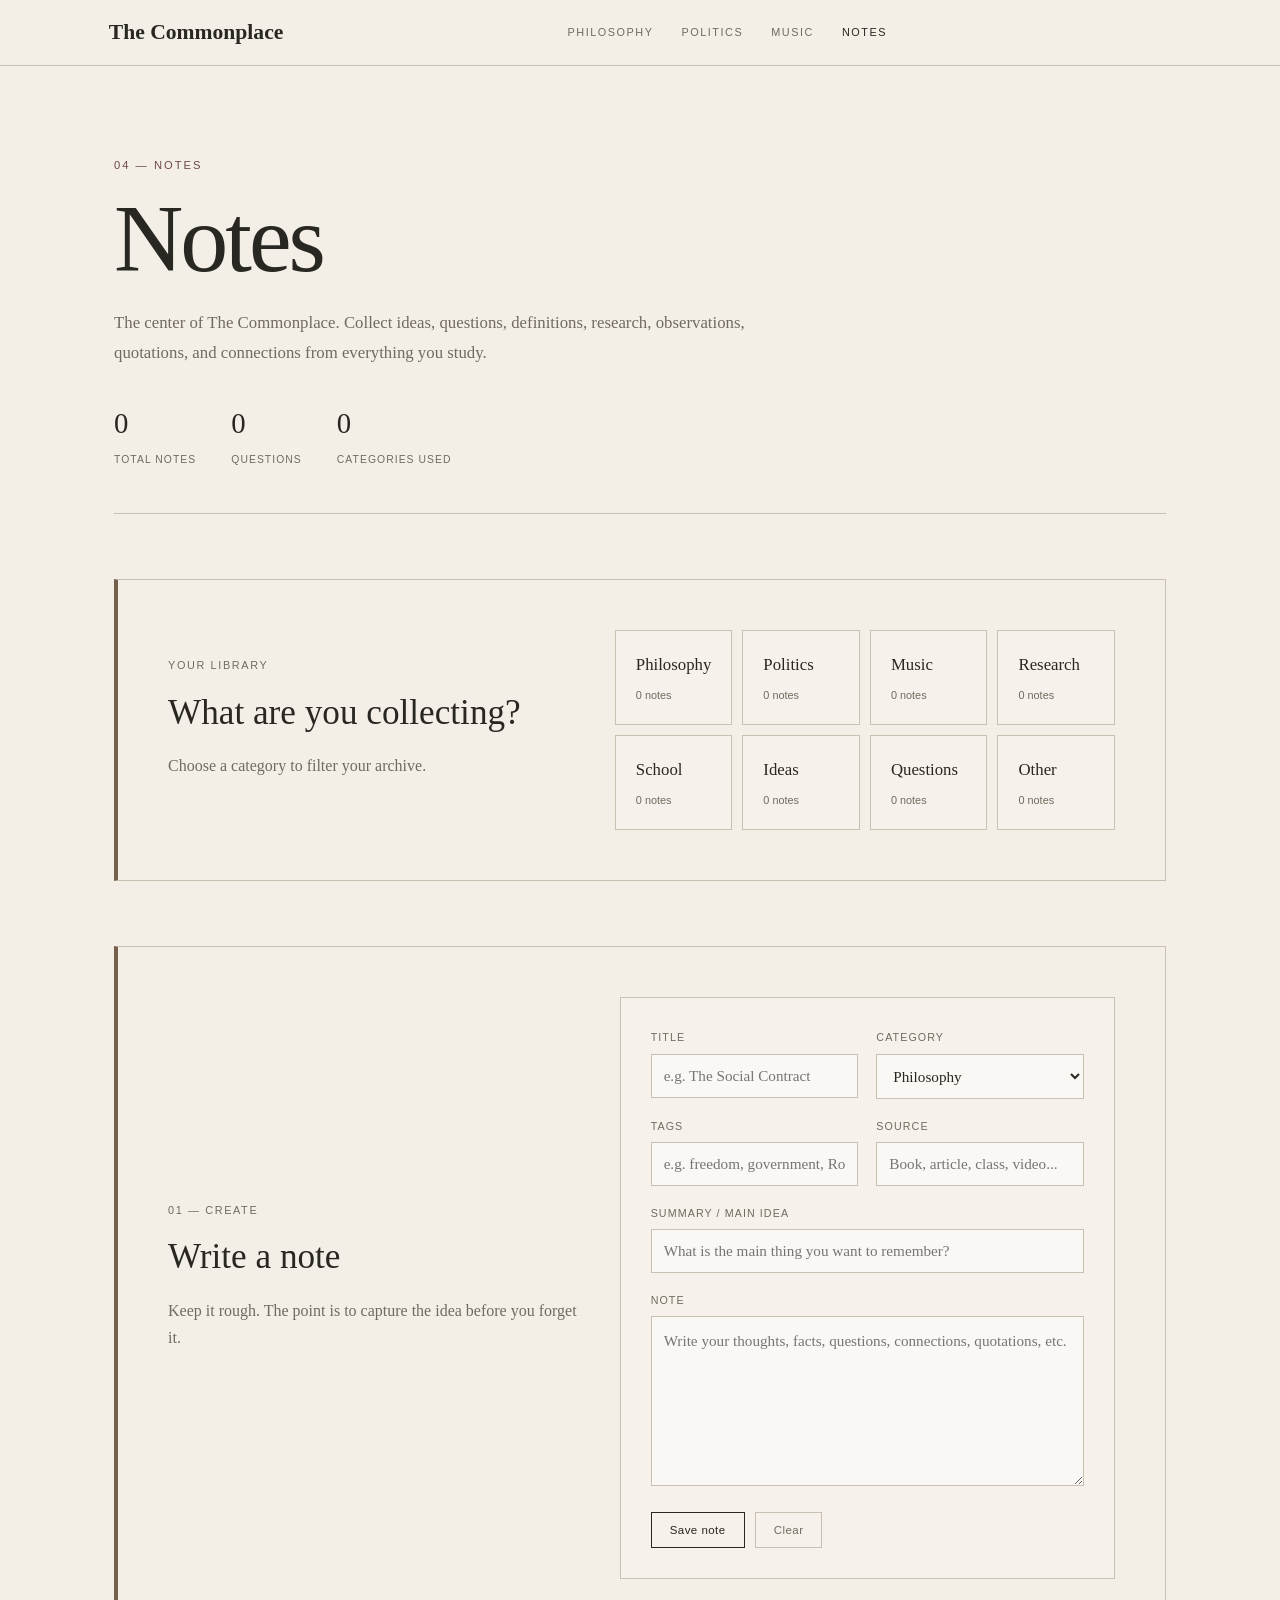
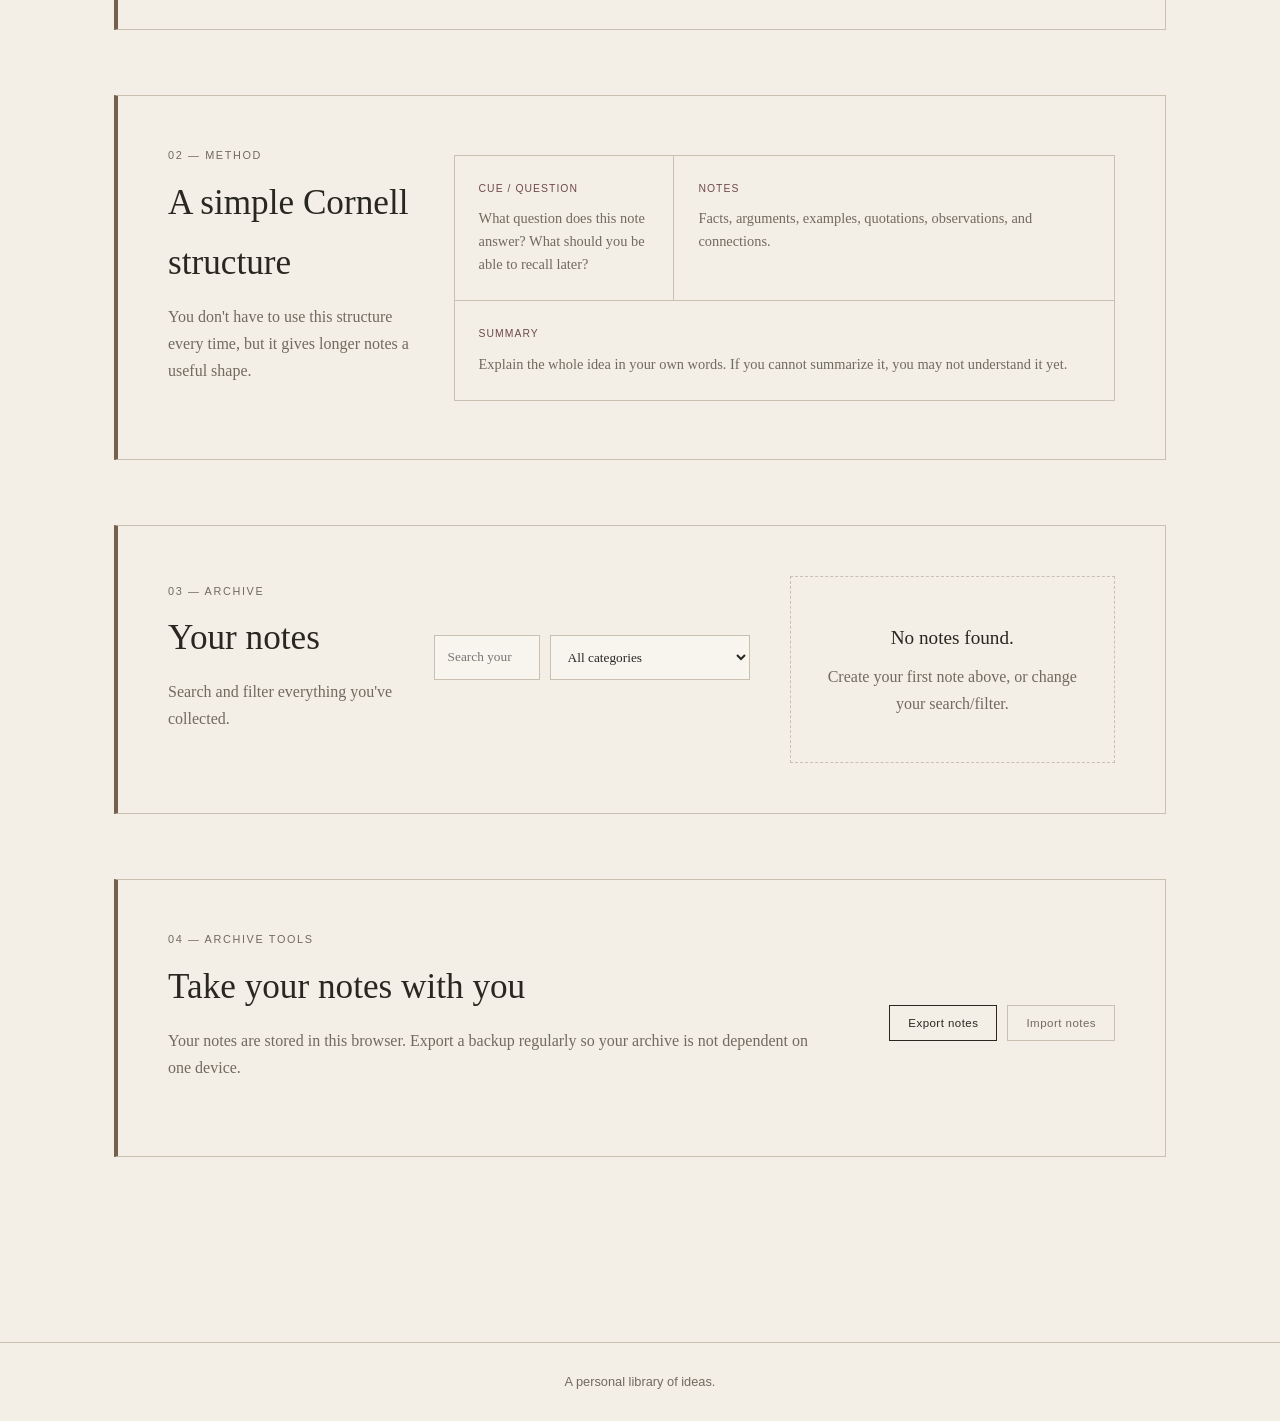
<file: notes.html>
<!DOCTYPE html>
<html lang="en">
<head>
    <meta charset="UTF-8">
    <meta name="viewport" content="width=device-width, initial-scale=1.0">

    <title>Notes — The Commonplace</title>

    <link rel="stylesheet" href="style.css">

    <style>
        /* =========================================
           THE COMMONPLACE — NOTES
           ========================================= */

        .notes-page {
            max-width: 1100px;
            margin: 0 auto;
            padding: 40px 24px 80px;
        }

        /* HERO */

        .notes-hero {
            padding: 50px 0 45px;
            border-bottom: 1px solid var(--border);
            margin-bottom: 45px;
        }

        .notes-eyebrow {
            font-family: Arial, sans-serif;
            font-size: 0.7rem;
            letter-spacing: 0.18em;
            color: var(--burgundy);
            margin-bottom: 18px;
        }

        .notes-hero h1 {
            font-size: clamp(3rem, 8vw, 6rem);
            font-weight: normal;
            line-height: 0.95;
            margin: 0 0 24px;
        }

        .notes-hero p {
            max-width: 700px;
            color: var(--muted);
            line-height: 1.8;
            font-size: 1.05rem;
        }

        .notes-stat-row {
            display: flex;
            flex-wrap: wrap;
            gap: 35px;
            margin-top: 30px;
        }

        .notes-stat {
            display: flex;
            flex-direction: column;
        }

        .notes-stat-number {
            font-size: 1.8rem;
        }

        .notes-stat-label {
            font-family: Arial, sans-serif;
            font-size: 0.65rem;
            letter-spacing: 0.1em;
            color: var(--muted);
            margin-top: 3px;
        }

        /* SECTION */

        .notes-section {
            margin: 65px 0;
        }

        .notes-section-heading {
            margin-bottom: 25px;
        }

        .notes-section-number {
            display: block;
            font-family: Arial, sans-serif;
            font-size: 0.68rem;
            letter-spacing: 0.15em;
            color: var(--muted);
            margin-bottom: 8px;
        }

        .notes-section-heading h2 {
            margin: 0 0 10px;
            font-size: 2.2rem;
            font-weight: normal;
        }

        .notes-section-heading p {
            max-width: 700px;
            color: var(--muted);
            line-height: 1.7;
        }

        /* QUICK LINKS */

        .notes-category-grid {
            display: grid;
            grid-template-columns: repeat(4, 1fr);
            gap: 10px;
        }

        .notes-category {
            border: 1px solid var(--border);
            background: rgba(255,255,255,0.2);
            padding: 20px;
            cursor: pointer;
            transition: 0.2s ease;
        }

        .notes-category:hover {
            transform: translateY(-2px);
            border-color: var(--burgundy);
        }

        .notes-category-name {
            font-size: 1.05rem;
            margin-bottom: 6px;
        }

        .notes-category-count {
            color: var(--muted);
            font-family: Arial, sans-serif;
            font-size: 0.68rem;
        }

        /* NOTE FORM */

        .note-form {
            border: 1px solid var(--border);
            padding: 30px;
            background: rgba(255,255,255,0.2);
        }

        .form-row {
            display: grid;
            grid-template-columns: 1fr 1fr;
            gap: 18px;
        }

        .form-field {
            margin-bottom: 18px;
        }

        .form-field.full {
            width: 100%;
        }

        .form-field label {
            display: block;
            font-family: Arial, sans-serif;
            font-size: 0.67rem;
            letter-spacing: 0.1em;
            color: var(--muted);
            margin-bottom: 7px;
        }

        .form-field input,
        .form-field select,
        .form-field textarea {
            width: 100%;
            box-sizing: border-box;
            border: 1px solid var(--border);
            background: rgba(255,255,255,0.45);
            color: var(--ink);
            padding: 12px;
            font-family: Georgia, serif;
            font-size: 0.95rem;
        }

        .form-field textarea {
            min-height: 170px;
            resize: vertical;
            line-height: 1.6;
        }

        .form-field input:focus,
        .form-field select:focus,
        .form-field textarea:focus {
            outline: 1px solid var(--burgundy);
        }

        .form-actions {
            display: flex;
            flex-wrap: wrap;
            gap: 10px;
        }

        .notes-button {
            border: 1px solid var(--ink);
            background: transparent;
            color: var(--ink);
            padding: 11px 18px;
            cursor: pointer;
            font-family: Arial, sans-serif;
            font-size: 0.72rem;
            letter-spacing: 0.04em;
        }

        .notes-button:hover {
            background: var(--ink);
            color: var(--cream);
        }

        .notes-button.secondary {
            border-color: var(--border);
            color: var(--muted);
        }

        .notes-button.secondary:hover {
            background: transparent;
            color: var(--ink);
        }

        /* SEARCH */

        .notes-controls {
            display: grid;
            grid-template-columns: 1fr 200px;
            gap: 10px;
            margin-bottom: 25px;
        }

        .notes-controls input,
        .notes-controls select {
            box-sizing: border-box;
            width: 100%;
            padding: 13px;
            border: 1px solid var(--border);
            background: rgba(255,255,255,0.35);
            color: var(--ink);
            font-family: Georgia, serif;
        }

        /* NOTE CARDS */

        .notes-list {
            display: grid;
            gap: 12px;
        }

        .note-card {
            border: 1px solid var(--border);
            padding: 25px;
            background: rgba(255,255,255,0.18);
        }

        .note-card-top {
            display: flex;
            justify-content: space-between;
            gap: 20px;
            align-items: flex-start;
        }

        .note-card h3 {
            margin: 0 0 7px;
            font-size: 1.4rem;
            font-weight: normal;
        }

        .note-meta {
            display: flex;
            flex-wrap: wrap;
            gap: 8px;
            margin-bottom: 18px;
        }

        .note-tag {
            font-family: Arial, sans-serif;
            font-size: 0.62rem;
            letter-spacing: 0.05em;
            padding: 5px 8px;
            border: 1px solid var(--border);
            color: var(--muted);
        }

        .note-card-summary {
            color: var(--ink);
            line-height: 1.65;
            margin-bottom: 18px;
        }

        .note-card-content {
            border-top: 1px solid var(--border);
            padding-top: 18px;
            color: var(--muted);
            line-height: 1.7;
            font-size: 0.9rem;
            white-space: pre-wrap;
        }

        .note-actions {
            display: flex;
            gap: 7px;
            flex-shrink: 0;
        }

        .note-action {
            border: none;
            background: none;
            cursor: pointer;
            color: var(--muted);
            font-family: Arial, sans-serif;
            font-size: 0.68rem;
        }

        .note-action:hover {
            color: var(--burgundy);
        }

        .empty-notes {
            border: 1px dashed var(--border);
            padding: 45px 25px;
            text-align: center;
            color: var(--muted);
        }

        .empty-notes strong {
            display: block;
            color: var(--ink);
            font-size: 1.2rem;
            font-weight: normal;
            margin-bottom: 8px;
        }

        /* CORNELL */

        .cornell-info {
            display: grid;
            grid-template-columns: 1fr 2fr;
            border: 1px solid var(--border);
        }

        .cornell-cue,
        .cornell-notes,
        .cornell-summary {
            padding: 24px;
        }

        .cornell-cue {
            border-right: 1px solid var(--border);
        }

        .cornell-notes {
            min-height: 100px;
        }

        .cornell-summary {
            grid-column: 1 / -1;
            border-top: 1px solid var(--border);
        }

        .cornell-label {
            font-family: Arial, sans-serif;
            font-size: 0.65rem;
            letter-spacing: 0.1em;
            color: var(--burgundy);
            margin-bottom: 10px;
        }

        .cornell-info p {
            margin: 0;
            color: var(--muted);
            line-height: 1.6;
            font-size: 0.9rem;
        }

        /* EXPORT */

        .archive-tools {
            display: flex;
            flex-wrap: wrap;
            gap: 10px;
            padding-top: 10px;
        }

        /* EDIT MODE */

        .editing-banner {
            display: none;
            margin-bottom: 20px;
            padding: 12px 15px;
            border-left: 3px solid var(--burgundy);
            background: rgba(255,255,255,0.25);
            color: var(--muted);
            font-size: 0.85rem;
        }
/* =========================================
   NOTES HEADER OVERRIDE
   ========================================= */

.site-header {
    font-family: Georgia, "Times New Roman", serif;
}

.site-header a {
    text-decoration: none !important;
    color: var(--ink) !important;
}

.site-header a:hover {
    color: var(--burgundy) !important;
    text-decoration: none !important;
}

.site-logo {
    font-family: Georgia, "Times New Roman", serif !important;
    text-decoration: none !important;
    color: var(--ink) !important;
}

.site-header nav a {
    font-family: Georgia, "Times New Roman", serif !important;
    text-decoration: none !important;
    color: var(--ink) !important;
    border-bottom: none !important;
}

.site-header nav a:hover {
    color: var(--burgundy) !important;
    text-decoration: none !important;
    border-bottom: none !important;
}

.notes-page h1,
.notes-page h2,
.notes-page h3 {
    font-family: Georgia, "Times New Roman", serif !important;
    font-weight: normal;
    text-decoration: none !important;
}

.notes-section-number,
.notes-eyebrow,
.notes-stat-label,
.form-field label,
.cornell-label,
.note-tag,
.notes-button {
    font-family: Arial, sans-serif !important;
}
        .editing-banner.active {
            display: block;
        }

        /* MOBILE */

        @media (max-width: 800px) {

            .notes-category-grid {
                grid-template-columns: 1fr 1fr;
            }

            .form-row {
                grid-template-columns: 1fr;
                gap: 0;
            }

            .notes-controls {
                grid-template-columns: 1fr;
            }
        }

        @media (max-width: 600px) {

            .notes-page {
                padding: 25px 16px 60px;
            }

            .notes-hero {
                padding-top: 30px;
            }

            .notes-category-grid {
                grid-template-columns: 1fr;
            }

            .note-form {
                padding: 20px;
            }

            .note-card-top {
                flex-direction: column;
            }

            .cornell-info {
                grid-template-columns: 1fr;
            }

            .cornell-cue {
                border-right: none;
                border-bottom: 1px solid var(--border);
            }

            .cornell-summary {
                grid-column: auto;
            }
        }
 /* =========================================
   COMMONPLACE HEADER
   ========================================= */

.commonplace-header {
    width: 100%;
    box-sizing: border-box;

    display: flex;
    align-items: center;
    justify-content: space-between;

    padding: 0 8.5%;

    min-height: 66px;

    border-bottom: 1px solid var(--border);

    background: var(--cream);

    font-family: Arial, sans-serif;
}

/* Logo */

.commonplace-logo {
    font-family: Georgia, "Times New Roman", serif !important;

    font-size: 1.35rem;
    font-weight: bold;

    color: var(--ink) !important;

    text-decoration: none !important;

    white-space: nowrap;
}

.commonplace-logo:hover {
    color: var(--ink) !important;
    text-decoration: none !important;
}

/* Navigation */

.commonplace-nav {
    display: flex;
    align-items: center;
    gap: 28px;
}

.commonplace-nav a {
    font-family: Arial, sans-serif !important;

    font-size: 0.68rem;

    letter-spacing: 0.14em;

    text-transform: uppercase;

    color: var(--muted) !important;

    text-decoration: none !important;

    border: none !important;
    border-bottom: none !important;

    padding: 0;

    transition: color 0.2s ease;
}

.commonplace-nav a:hover {
    color: var(--ink) !important;

    text-decoration: none !important;

    border: none !important;
    border-bottom: none !important;
}

/* Current page */

.commonplace-nav a[href="notes.html"] {
    color: var(--ink) !important;
}

/* Mobile */

@media (max-width: 650px) {

    .commonplace-header {
        padding: 18px 24px;

        flex-direction: column;
        gap: 15px;
    }

    .commonplace-nav {
        gap: 18px;

        flex-wrap: wrap;
        justify-content: center;
    }

}       
    </style>
</head>

<body>

<header class="commonplace-header">

    <a href="index.html" class="commonplace-logo">
        The Commonplace
    </a>

    <nav class="commonplace-nav">
        <a href="philosophy.html">Philosophy</a>
        <a href="politics.html">Politics</a>
        <a href="music.html">Music</a>
        <a href="notes.html">Notes</a>
    </nav>

</header>

</header>


<main class="notes-page">

    <!-- =====================================
         HERO
         ===================================== -->

    <section class="notes-hero">

        <div class="notes-eyebrow">
            04 — NOTES
        </div>

        <h1>Notes</h1>

        <p>
            The center of The Commonplace. Collect ideas, questions,
            definitions, research, observations, quotations, and
            connections from everything you study.
        </p>


        <div class="notes-stat-row">

            <div class="notes-stat">
                <span
                    class="notes-stat-number"
                    id="totalNotes"
                >
                    0
                </span>

                <span class="notes-stat-label">
                    TOTAL NOTES
                </span>
            </div>


            <div class="notes-stat">
                <span
                    class="notes-stat-number"
                    id="totalQuestions"
                >
                    0
                </span>

                <span class="notes-stat-label">
                    QUESTIONS
                </span>
            </div>


            <div class="notes-stat">
                <span
                    class="notes-stat-number"
                    id="totalCategories"
                >
                    0
                </span>

                <span class="notes-stat-label">
                    CATEGORIES USED
                </span>
            </div>

        </div>

    </section>


    <!-- =====================================
         CATEGORY SHORTCUTS
         ===================================== -->

    <section class="notes-section">

        <div class="notes-section-heading">

            <span class="notes-section-number">
                YOUR LIBRARY
            </span>

            <h2>What are you collecting?</h2>

            <p>
                Choose a category to filter your archive.
            </p>

        </div>


        <div class="notes-category-grid">

            <div
                class="notes-category"
                onclick="filterCategory('Philosophy')"
            >
                <div class="notes-category-name">
                    Philosophy
                </div>

                <div
                    class="notes-category-count"
                    id="countPhilosophy"
                >
                    0 notes
                </div>
            </div>


            <div
                class="notes-category"
                onclick="filterCategory('Politics')"
            >
                <div class="notes-category-name">
                    Politics
                </div>

                <div
                    class="notes-category-count"
                    id="countPolitics"
                >
                    0 notes
                </div>
            </div>


            <div
                class="notes-category"
                onclick="filterCategory('Music')"
            >
                <div class="notes-category-name">
                    Music
                </div>

                <div
                    class="notes-category-count"
                    id="countMusic"
                >
                    0 notes
                </div>
            </div>


            <div
                class="notes-category"
                onclick="filterCategory('Research')"
            >
                <div class="notes-category-name">
                    Research
                </div>

                <div
                    class="notes-category-count"
                    id="countResearch"
                >
                    0 notes
                </div>
            </div>


            <div
                class="notes-category"
                onclick="filterCategory('School')"
            >
                <div class="notes-category-name">
                    School
                </div>

                <div
                    class="notes-category-count"
                    id="countSchool"
                >
                    0 notes
                </div>
            </div>


            <div
                class="notes-category"
                onclick="filterCategory('Ideas')"
            >
                <div class="notes-category-name">
                    Ideas
                </div>

                <div
                    class="notes-category-count"
                    id="countIdeas"
                >
                    0 notes
                </div>
            </div>


            <div
                class="notes-category"
                onclick="filterCategory('Questions')"
            >
                <div class="notes-category-name">
                    Questions
                </div>

                <div
                    class="notes-category-count"
                    id="countQuestions"
                >
                    0 notes
                </div>
            </div>


            <div
                class="notes-category"
                onclick="filterCategory('Other')"
            >
                <div class="notes-category-name">
                    Other
                </div>

                <div
                    class="notes-category-count"
                    id="countOther"
                >
                    0 notes
                </div>
            </div>

        </div>

    </section>


    <!-- =====================================
         CREATE NOTE
         ===================================== -->

    <section class="notes-section" id="create">

        <div class="notes-section-heading">

            <span class="notes-section-number">
                01 — CREATE
            </span>

            <h2>Write a note</h2>

            <p>
                Keep it rough. The point is to capture the idea before
                you forget it.
            </p>

        </div>


        <div
            class="editing-banner"
            id="editingBanner"
        >
            You are editing an existing note.
        </div>


        <form
            class="note-form"
            id="noteForm"
            onsubmit="saveNote(event)"
        >

            <div class="form-row">

                <div class="form-field">

                    <label for="noteTitle">
                        TITLE
                    </label>

                    <input
                        type="text"
                        id="noteTitle"
                        placeholder="e.g. The Social Contract"
                        required
                    >

                </div>


                <div class="form-field">

                    <label for="noteCategory">
                        CATEGORY
                    </label>

                    <select id="noteCategory">

                        <option value="Philosophy">
                            Philosophy
                        </option>

                        <option value="Politics">
                            Politics
                        </option>

                        <option value="Music">
                            Music
                        </option>

                        <option value="Research">
                            Research
                        </option>

                        <option value="School">
                            School
                        </option>

                        <option value="Ideas">
                            Ideas
                        </option>

                        <option value="Questions">
                            Questions
                        </option>

                        <option value="Other">
                            Other
                        </option>

                    </select>

                </div>

            </div>


            <div class="form-row">

                <div class="form-field">

                    <label for="noteTags">
                        TAGS
                    </label>

                    <input
                        type="text"
                        id="noteTags"
                        placeholder="e.g. freedom, government, Rousseau"
                    >

                </div>


                <div class="form-field">

                    <label for="noteSource">
                        SOURCE
                    </label>

                    <input
                        type="text"
                        id="noteSource"
                        placeholder="Book, article, class, video..."
                    >

                </div>

            </div>


            <div class="form-field full">

                <label for="noteSummary">
                    SUMMARY / MAIN IDEA
                </label>

                <input
                    type="text"
                    id="noteSummary"
                    placeholder="What is the main thing you want to remember?"
                >

            </div>


            <div class="form-field full">

                <label for="noteContent">
                    NOTE
                </label>

                <textarea
                    id="noteContent"
                    placeholder="Write your thoughts, facts, questions, connections, quotations, etc."
                    required
                ></textarea>

            </div>


            <div class="form-actions">

                <button
                    type="submit"
                    class="notes-button"
                    id="saveButton"
                >
                    Save note
                </button>


                <button
                    type="button"
                    class="notes-button secondary"
                    onclick="clearForm()"
                >
                    Clear
                </button>

            </div>

        </form>

    </section>


    <!-- =====================================
         CORNELL METHOD
         ===================================== -->

    <section class="notes-section">

        <div class="notes-section-heading">

            <span class="notes-section-number">
                02 — METHOD
            </span>

            <h2>A simple Cornell structure</h2>

            <p>
                You don't have to use this structure every time, but it
                gives longer notes a useful shape.
            </p>

        </div>


        <div class="cornell-info">

            <div class="cornell-cue">

                <div class="cornell-label">
                    CUE / QUESTION
                </div>

                <p>
                    What question does this note answer?
                    What should you be able to recall later?
                </p>

            </div>


            <div class="cornell-notes">

                <div class="cornell-label">
                    NOTES
                </div>

                <p>
                    Facts, arguments, examples, quotations,
                    observations, and connections.
                </p>

            </div>


            <div class="cornell-summary">

                <div class="cornell-label">
                    SUMMARY
                </div>

                <p>
                    Explain the whole idea in your own words.
                    If you cannot summarize it, you may not understand
                    it yet.
                </p>

            </div>

        </div>

    </section>


    <!-- =====================================
         ARCHIVE
         ===================================== -->

    <section class="notes-section" id="archive">

        <div class="notes-section-heading">

            <span class="notes-section-number">
                03 — ARCHIVE
            </span>

            <h2>Your notes</h2>

            <p>
                Search and filter everything you've collected.
            </p>

        </div>


        <div class="notes-controls">

            <input
                type="search"
                id="noteSearch"
                placeholder="Search your notes..."
                oninput="displayNotes()"
            >


            <select
                id="noteFilter"
                onchange="displayNotes()"
            >

                <option value="All">
                    All categories
                </option>

                <option value="Philosophy">
                    Philosophy
                </option>

                <option value="Politics">
                    Politics
                </option>

                <option value="Music">
                    Music
                </option>

                <option value="Research">
                    Research
                </option>

                <option value="School">
                    School
                </option>

                <option value="Ideas">
                    Ideas
                </option>

                <option value="Questions">
                    Questions
                </option>

                <option value="Other">
                    Other
                </option>

            </select>

        </div>


        <div
            class="notes-list"
            id="notesList"
        ></div>

    </section>


    <!-- =====================================
         ARCHIVE TOOLS
         ===================================== -->

    <section class="notes-section">

        <div class="notes-section-heading">

            <span class="notes-section-number">
                04 — ARCHIVE TOOLS
            </span>

            <h2>Take your notes with you</h2>

            <p>
                Your notes are stored in this browser. Export a backup
                regularly so your archive is not dependent on one device.
            </p>

        </div>


        <div class="archive-tools">

            <button
                class="notes-button"
                onclick="exportNotes()"
            >
                Export notes
            </button>


            <button
                class="notes-button secondary"
                onclick="importNotes()"
            >
                Import notes
            </button>


            <input
                type="file"
                id="importFile"
                accept=".json"
                style="display:none"
                onchange="handleImport(event)"
            >

        </div>

    </section>

</main>


<footer>

    <p>
        A personal library of ideas.
    </p>

</footer>


<script>

    /* =========================================
       DATA
       ========================================= */

    const STORAGE_KEY = "commonplaceNotes";

    let editingId = null;


    function getNotes() {

        const saved =
            localStorage.getItem(STORAGE_KEY);

        if (!saved) {
            return [];
        }

        try {

            return JSON.parse(saved);

        } catch (error) {

            console.error("Could not read notes.", error);

            return [];

        }

    }


    function saveNotes(notes) {

        localStorage.setItem(
            STORAGE_KEY,
            JSON.stringify(notes)
        );

    }


    /* =========================================
       CREATE / EDIT NOTE
       ========================================= */

    function saveNote(event) {

        event.preventDefault();


        const title =
            document.getElementById("noteTitle")
            .value
            .trim();


        const category =
            document.getElementById("noteCategory")
            .value;


        const tags =
            document.getElementById("noteTags")
            .value
            .trim();


        const source =
            document.getElementById("noteSource")
            .value
            .trim();


        const summary =
            document.getElementById("noteSummary")
            .value
            .trim();


        const content =
            document.getElementById("noteContent")
            .value
            .trim();


        if (!title || !content) {

            alert(
                "Please add a title and some note content."
            );

            return;

        }


        const notes = getNotes();


        if (editingId !== null) {

            const index =
                notes.findIndex(
                    note => note.id === editingId
                );


            if (index !== -1) {

                notes[index] = {

                    ...notes[index],

                    title,
                    category,
                    tags,
                    source,
                    summary,
                    content,

                    updated:
                        new Date().toISOString()

                };

            }


            editingId = null;

            document
                .getElementById("editingBanner")
                .classList.remove("active");


            document
                .getElementById("saveButton")
                .textContent = "Save note";

        } else {

            const newNote = {

                id:
                    Date.now(),

                title,

                category,

                tags,

                source,

                summary,

                content,

                created:
                    new Date().toISOString(),

                updated:
                    new Date().toISOString()

            };


            notes.unshift(newNote);

        }


        saveNotes(notes);

        clearForm();
/* =========================================
   RECEIVE NOTES FROM OTHER PAGES
   ========================================= */

function loadNoteFromURL() {

    const params = new URLSearchParams(
        window.location.search
    );

    const title = params.get("title");
    const category = params.get("category");
    const source = params.get("source");
    const summary = params.get("summary");
    const content = params.get("content");

    if (title) {

        document.getElementById("noteTitle").value =
            title;

    }

    if (category) {

        const categorySelect =
            document.getElementById("noteCategory");

        const validCategory =
            Array.from(categorySelect.options)
                .some(option => option.value === category);

        if (validCategory) {
            categorySelect.value = category;
        }

    }

    if (source) {

        document.getElementById("noteSource").value =
            source;

    }

    if (summary) {

        document.getElementById("noteSummary").value =
            summary;

    }

    if (content) {

        document.getElementById("noteContent").value =
            content;

    }

    if (title || content) {

        document
            .getElementById("create")
            .scrollIntoView({
                behavior: "smooth"
            });

    }

}loadNoteFromURL();

displayNotes();

updateStats();

updateCategoryCounts();

        document
            .getElementById("archive")
            .scrollIntoView({
                behavior: "smooth"
            });

    }


    /* =========================================
       EDIT
       ========================================= */

    function editNote(id) {

        const notes = getNotes();


        const note =
            notes.find(
                item => item.id === id
            );


        if (!note) {
            return;
        }


        editingId = id;


        document
            .getElementById("noteTitle")
            .value = note.title;


        document
            .getElementById("noteCategory")
            .value = note.category;


        document
            .getElementById("noteTags")
            .value = note.tags || "";


        document
            .getElementById("noteSource")
            .value = note.source || "";


        document
            .getElementById("noteSummary")
            .value = note.summary || "";


        document
            .getElementById("noteContent")
            .value = note.content;


        document
            .getElementById("editingBanner")
            .classList.add("active");


        document
            .getElementById("saveButton")
            .textContent = "Update note";


        document
            .getElementById("create")
            .scrollIntoView({
                behavior: "smooth"
            });

    }


    /* =========================================
       DELETE
       ========================================= */

    function deleteNote(id) {

        const notes = getNotes();


        const note =
            notes.find(
                item => item.id === id
            );


        if (!note) {
            return;
        }


        const confirmed =
            confirm(
                `Delete "${note.title}"?`
            );


        if (!confirmed) {
            return;
        }


        const remaining =
            notes.filter(
                item => item.id !== id
            );


        saveNotes(remaining);

        displayNotes();

        updateStats();

        updateCategoryCounts();

    }


    /* =========================================
       CLEAR FORM
       ========================================= */

    function clearForm() {

        document
            .getElementById("noteForm")
            .reset();


        editingId = null;


        document
            .getElementById("editingBanner")
            .classList.remove("active");


        document
            .getElementById("saveButton")
            .textContent = "Save note";

    }


    /* =========================================
       DISPLAY NOTES
       ========================================= */

    function displayNotes() {

        const container =
            document.getElementById("notesList");


        const search =
            document
                .getElementById("noteSearch")
                .value
                .toLowerCase()
                .trim();


        const filter =
            document
                .getElementById("noteFilter")
                .value;


        let notes = getNotes();


        notes = notes.filter(function(note) {

            const searchableText = (

                note.title +
                " " +
                note.category +
                " " +
                note.tags +
                " " +
                note.source +
                " " +
                note.summary +
                " " +
                note.content

            ).toLowerCase();


            const matchesSearch =
                searchableText.includes(search);


            const matchesCategory =
                filter === "All" ||
                note.category === filter;


            return (
                matchesSearch &&
                matchesCategory
            );

        });


        container.innerHTML = "";


        if (notes.length === 0) {

            container.innerHTML = `

                <div class="empty-notes">

                    <strong>
                        No notes found.
                    </strong>

                    <span>
                        Create your first note above,
                        or change your search/filter.
                    </span>

                </div>

            `;

            return;

        }


        notes.forEach(function(note) {

            const card =
                document.createElement("article");


            card.className = "note-card";


            const tagsHTML =
                createTagsHTML(note.tags);


            const date =
                formatDate(note.updated);


            card.innerHTML = `

                <div class="note-card-top">

                    <div>

                        <h3>
                            ${escapeHTML(note.title)}
                        </h3>

                        <div class="note-meta">

                            <span class="note-tag">
                                ${escapeHTML(note.category)}
                            </span>

                            ${tagsHTML}

                            <span class="note-tag">
                                ${escapeHTML(date)}
                            </span>

                        </div>

                    </div>


                    <div class="note-actions">

                        <button
                            class="note-action"
                            onclick="editNote(${note.id})"
                        >
                            edit
                        </button>

                        <button
                            class="note-action"
                            onclick="deleteNote(${note.id})"
                        >
                            delete
                        </button>

                    </div>

                </div>


                ${
                    note.summary
                    ?
                    `
                    <div class="note-card-summary">
                        ${escapeHTML(note.summary)}
                    </div>
                    `
                    :
                    ""
                }


                <div class="note-card-content">
                    ${escapeHTML(note.content)}
                </div>


                ${
                    note.source
                    ?
                    `
                    <div
                        style="
                            margin-top:15px;
                            font-size:0.75rem;
                            color:var(--muted);
                            font-style:italic;
                        "
                    >
                        Source:
                        ${escapeHTML(note.source)}
                    </div>
                    `
                    :
                    ""
                }

            `;


            container.appendChild(card);

        });

    }


    /* =========================================
       TAGS
       ========================================= */

    function createTagsHTML(tags) {

        if (!tags) {
            return "";
        }


        return tags
            .split(",")
            .map(tag => tag.trim())
            .filter(tag => tag.length > 0)
            .map(
                tag => `
                    <span class="note-tag">
                        ${escapeHTML(tag)}
                    </span>
                `
            )
            .join("");

    }


    /* =========================================
       CATEGORY FILTER
       ========================================= */

    function filterCategory(category) {

        document
            .getElementById("noteFilter")
            .value = category;


        document
            .getElementById("archive")
            .scrollIntoView({
                behavior: "smooth"
            });


        displayNotes();

    }


    /* =========================================
       STATISTICS
       ========================================= */

    function updateStats() {

        const notes = getNotes();


        document
            .getElementById("totalNotes")
            .textContent = notes.length;


        const questions =
            notes.filter(
                note => note.category === "Questions"
            );


        document
            .getElementById("totalQuestions")
            .textContent =
                questions.length;


        const categories =
            new Set(
                notes.map(
                    note => note.category
                )
            );


        document
            .getElementById("totalCategories")
            .textContent =
                categories.size;

    }


    /* =========================================
       CATEGORY COUNTS
       ========================================= */

    function updateCategoryCounts() {

        const notes = getNotes();


        const categories = [
            "Philosophy",
            "Politics",
            "Music",
            "Research",
            "School",
            "Ideas",
            "Questions",
            "Other"
        ];


        categories.forEach(function(category) {

            const count =
                notes.filter(
                    note => note.category === category
                ).length;


            const element =
                document.getElementById(
                    "count" + category
                );


            if (element) {

                element.textContent =
                    count +
                    (
                        count === 1
                        ? " note"
                        : " notes"
                    );

            }

        });

    }


    /* =========================================
       EXPORT
       ========================================= */

    function exportNotes() {

        const notes = getNotes();


        if (notes.length === 0) {

            alert(
                "There are no notes to export yet."
            );

            return;

        }


        const data =
            JSON.stringify(
                notes,
                null,
                2
            );


        const blob =
            new Blob(
                [data],
                {
                    type: "application/json"
                }
            );


        const url =
            URL.createObjectURL(blob);


        const link =
            document.createElement("a");


        link.href = url;


        const date =
            new Date()
                .toISOString()
                .slice(0, 10);


        link.download =
            `commonplace-notes-${date}.json`;


        link.click();


        URL.revokeObjectURL(url);

    }


    /* =========================================
       IMPORT
       ========================================= */

    function importNotes() {

        document
            .getElementById("importFile")
            .click();

    }


    function handleImport(event) {

        const file =
            event.target.files[0];


        if (!file) {
            return;
        }


        const reader =
            new FileReader();


        reader.onload = function(e) {

            try {

                const imported =
                    JSON.parse(
                        e.target.result
                    );


                if (!Array.isArray(imported)) {

                    throw new Error(
                        "Invalid format"
                    );

                }


                const current =
                    getNotes();


                const combined = [
                    ...current,
                    ...imported
                ];


                const unique =
                    Array.from(
                        new Map(
                            combined.map(
                                note => [
                                    note.id,
                                    note
                                ]
                            )
                        ).values()
                    );


                saveNotes(unique);

                displayNotes();

                updateStats();

                updateCategoryCounts();


                alert(
                    "Notes imported successfully."
                );

            } catch (error) {

                alert(
                    "That file could not be imported."
                );

            }


            event.target.value = "";

        };


        reader.readAsText(file);

    }


    /* =========================================
       SECURITY / TEXT ESCAPING
       ========================================= */

    function escapeHTML(text) {

        const div =
            document.createElement("div");


        div.textContent =
            text || "";


        return div.innerHTML;

    }


    /* =========================================
       DATE
       ========================================= */

    function formatDate(dateString) {

        if (!dateString) {
            return "";
        }


        const date =
            new Date(dateString);


        return date.toLocaleDateString(
            undefined,
            {
                year: "numeric",
                month: "short",
                day: "numeric"
            }
        );

    }


    /* =========================================
       INITIALIZE
       ========================================= */

    displayNotes();

    updateStats();

    updateCategoryCounts();

</script>

</body>
</html>
</file>
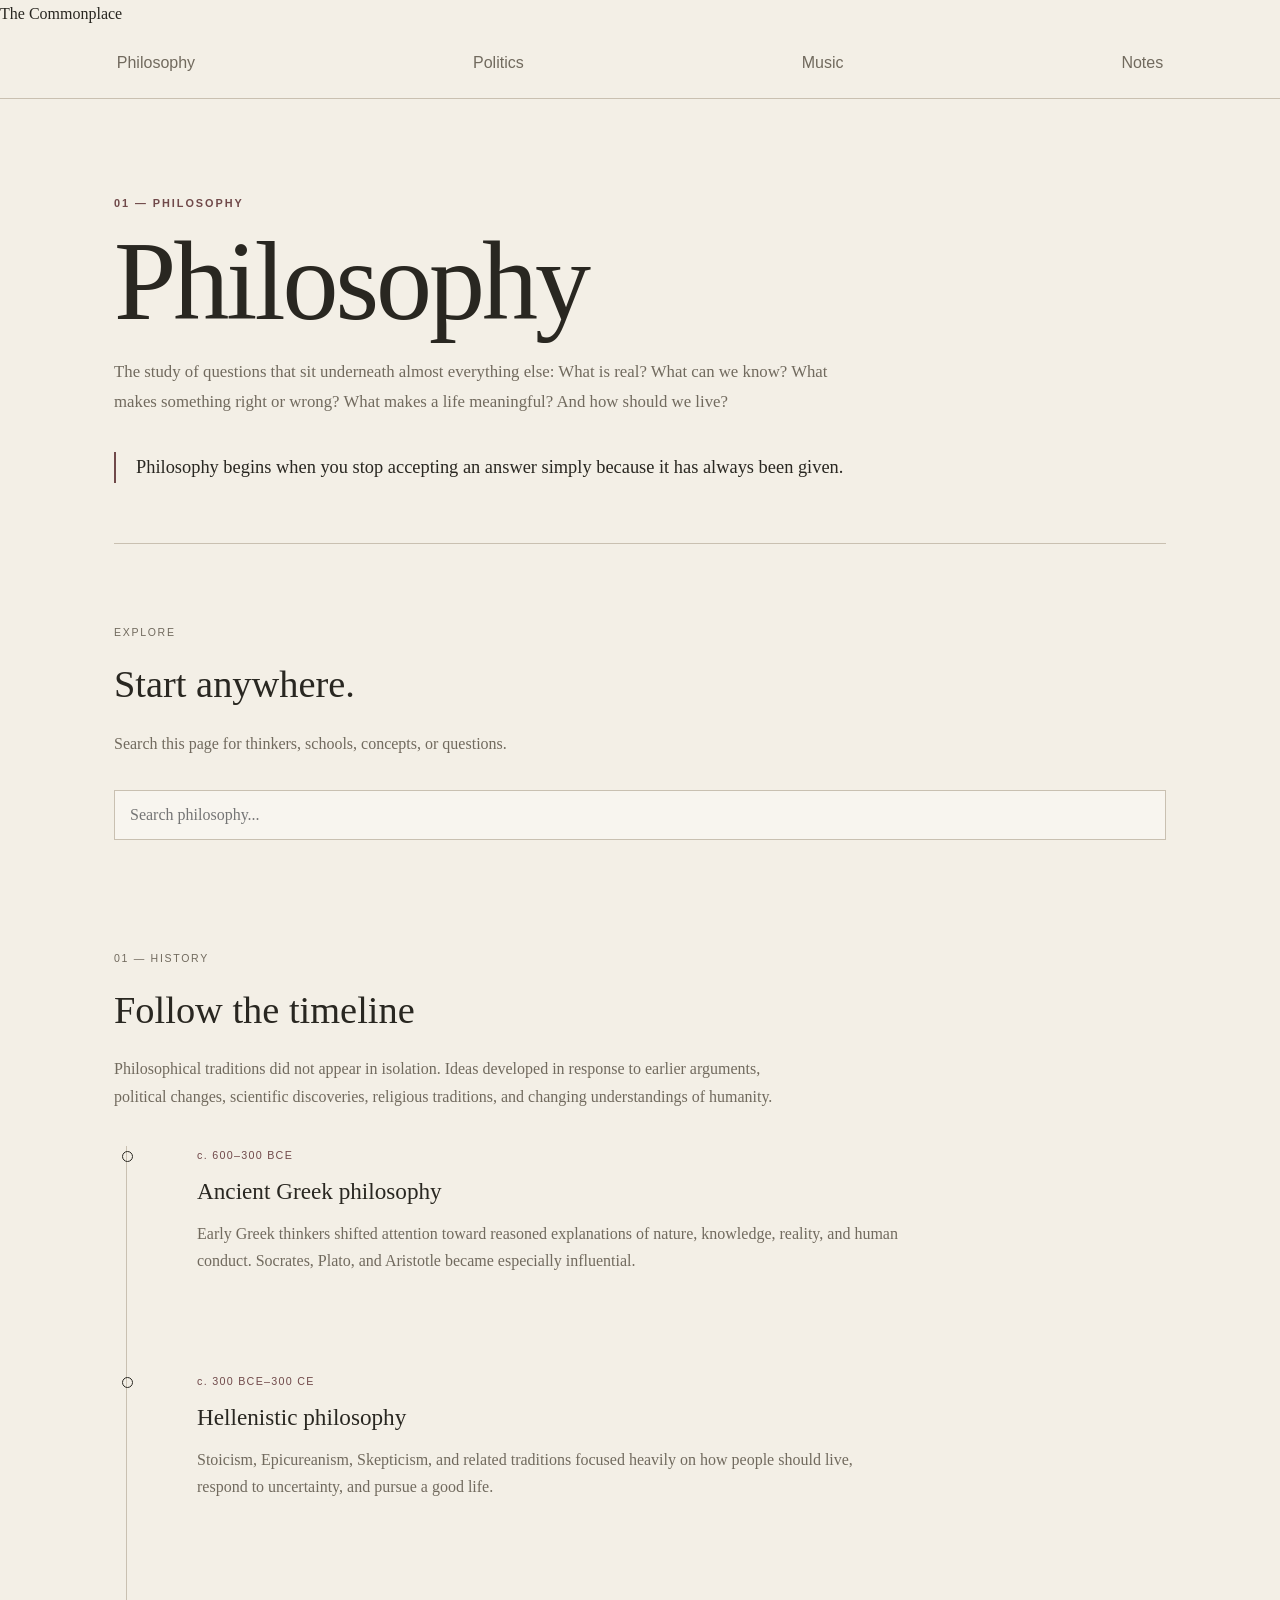
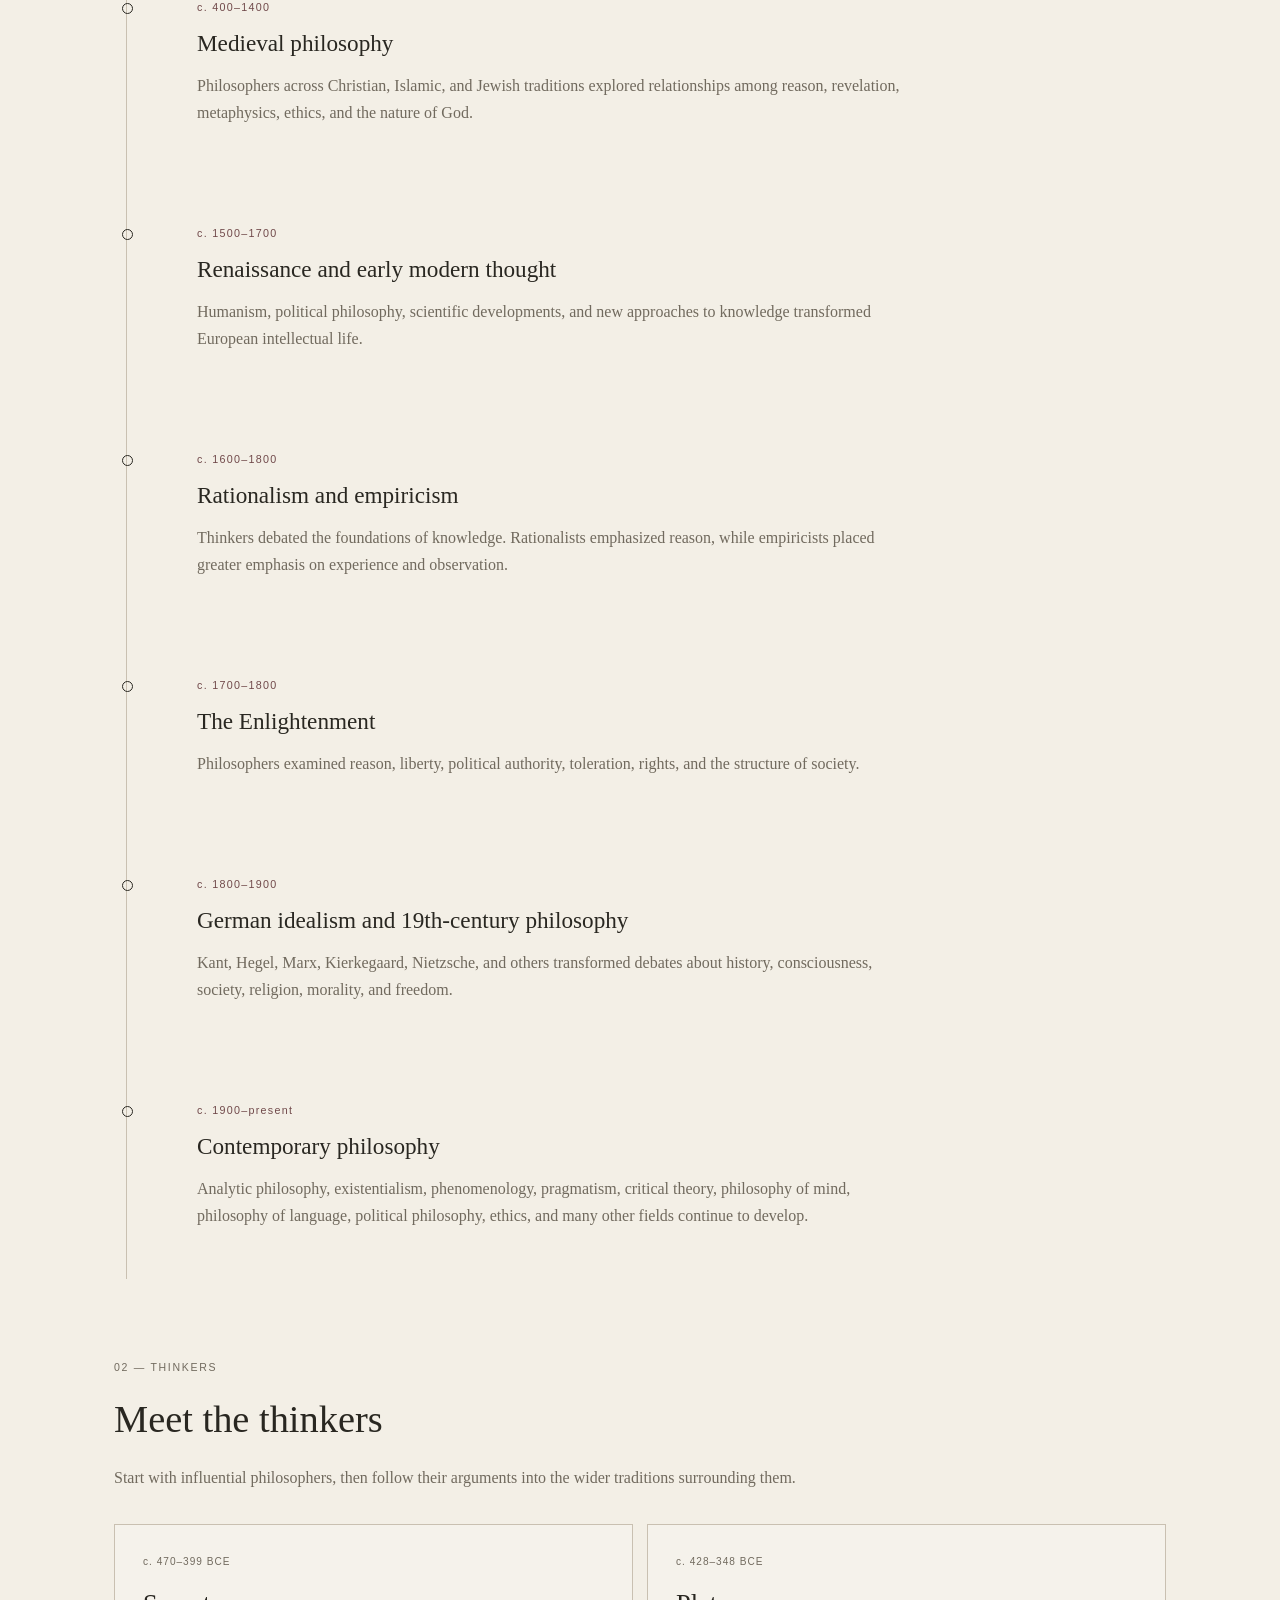
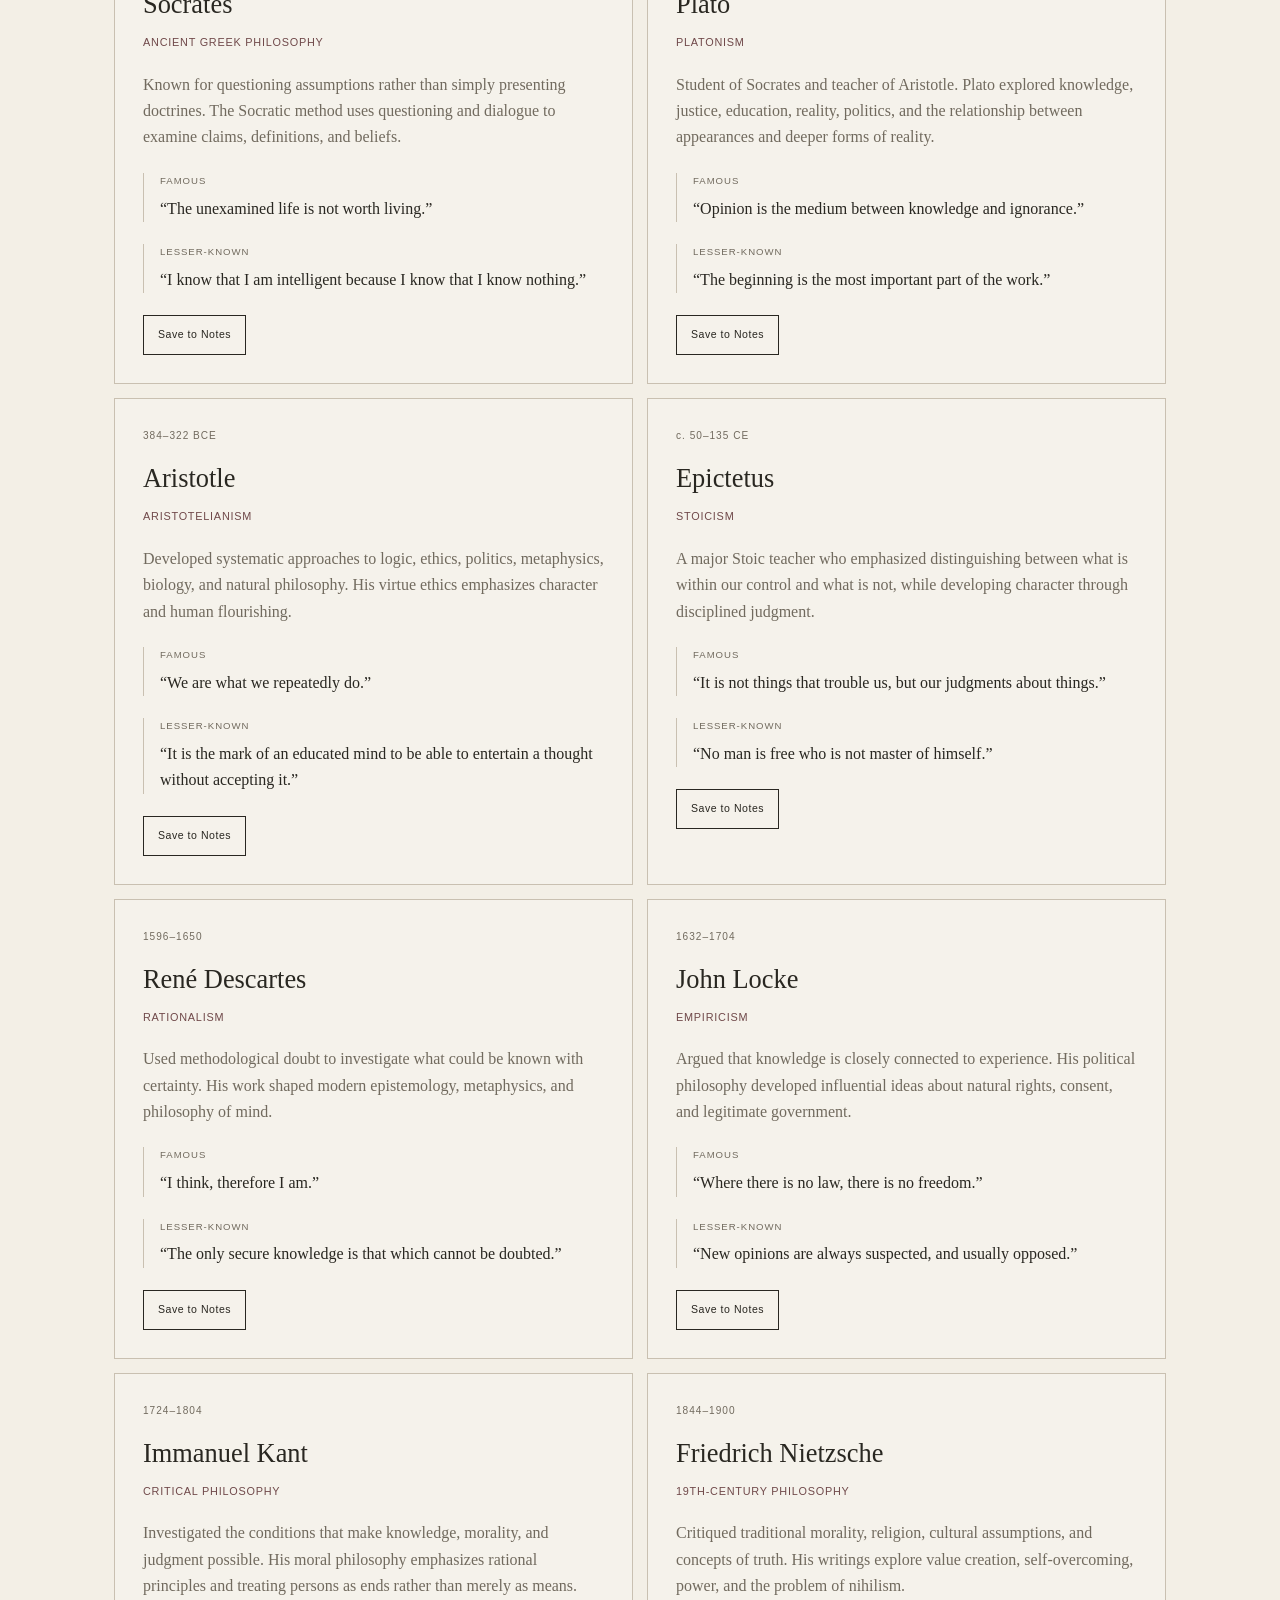
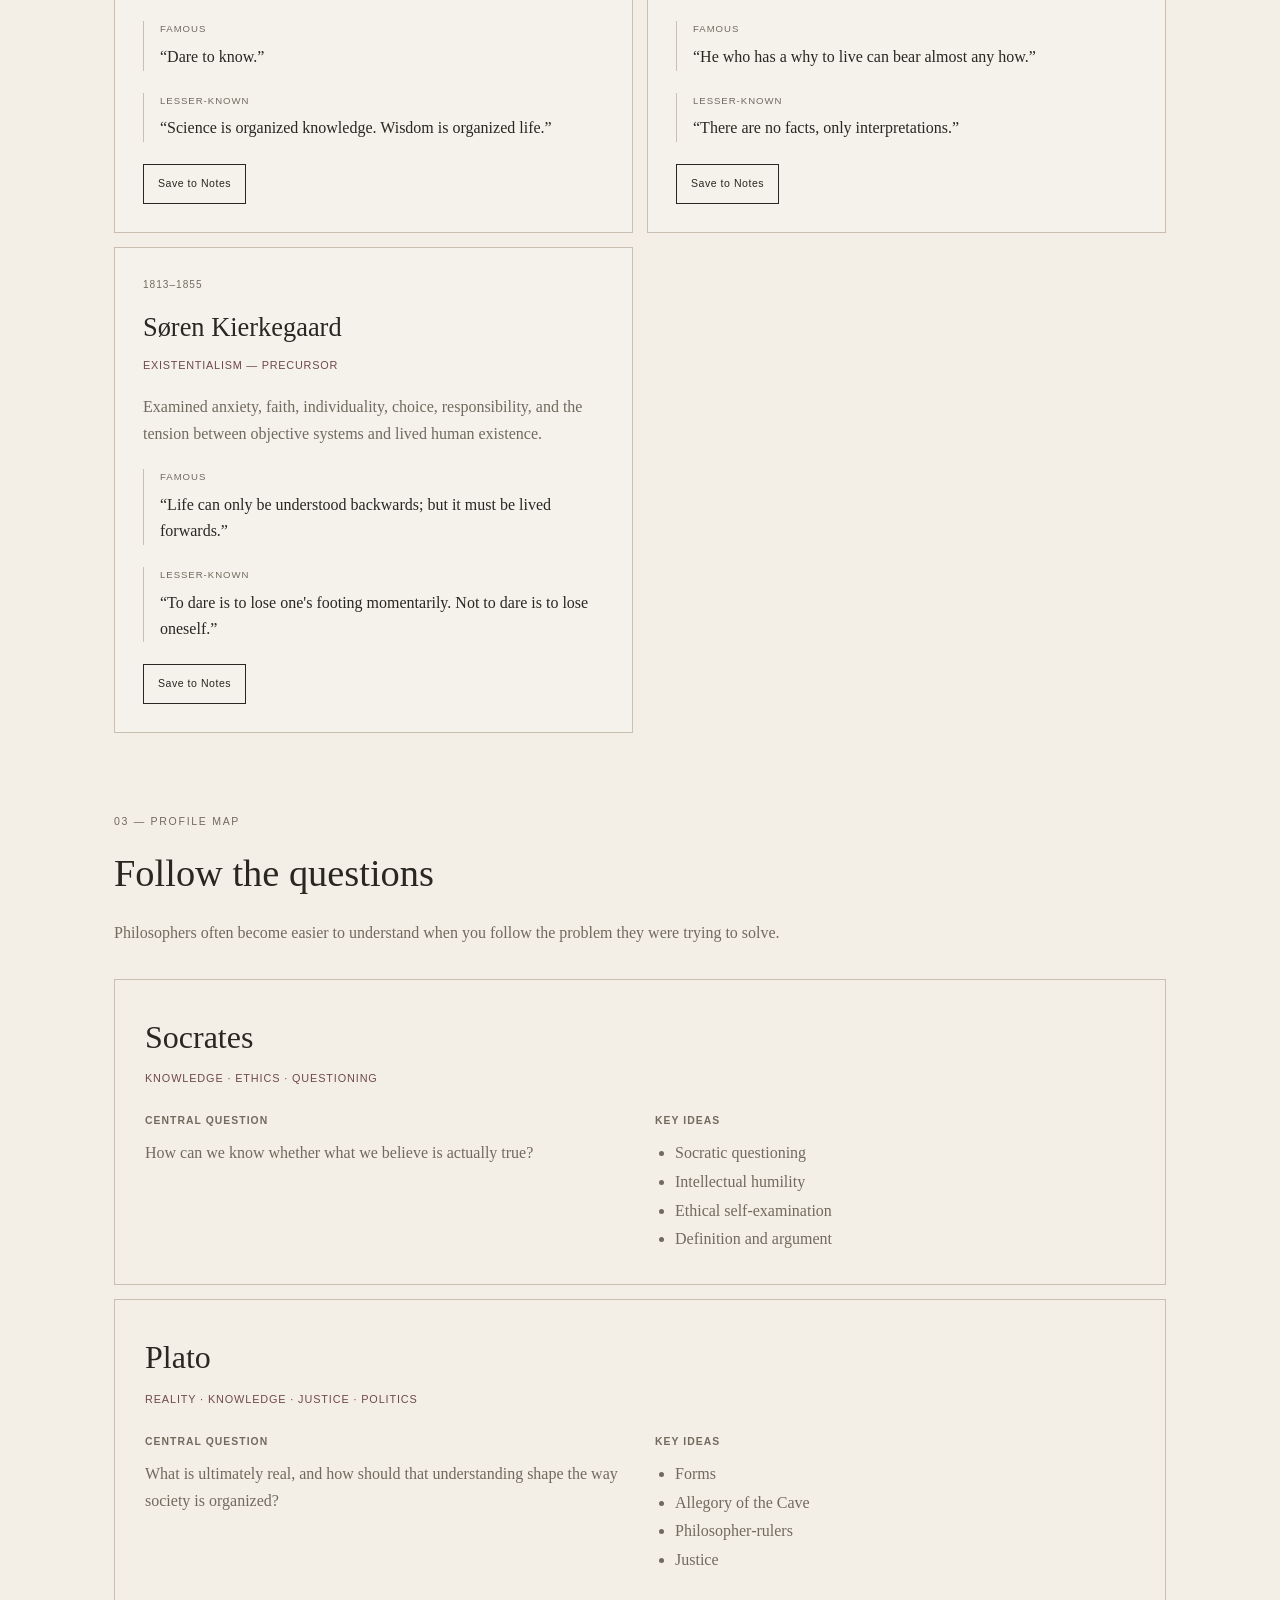
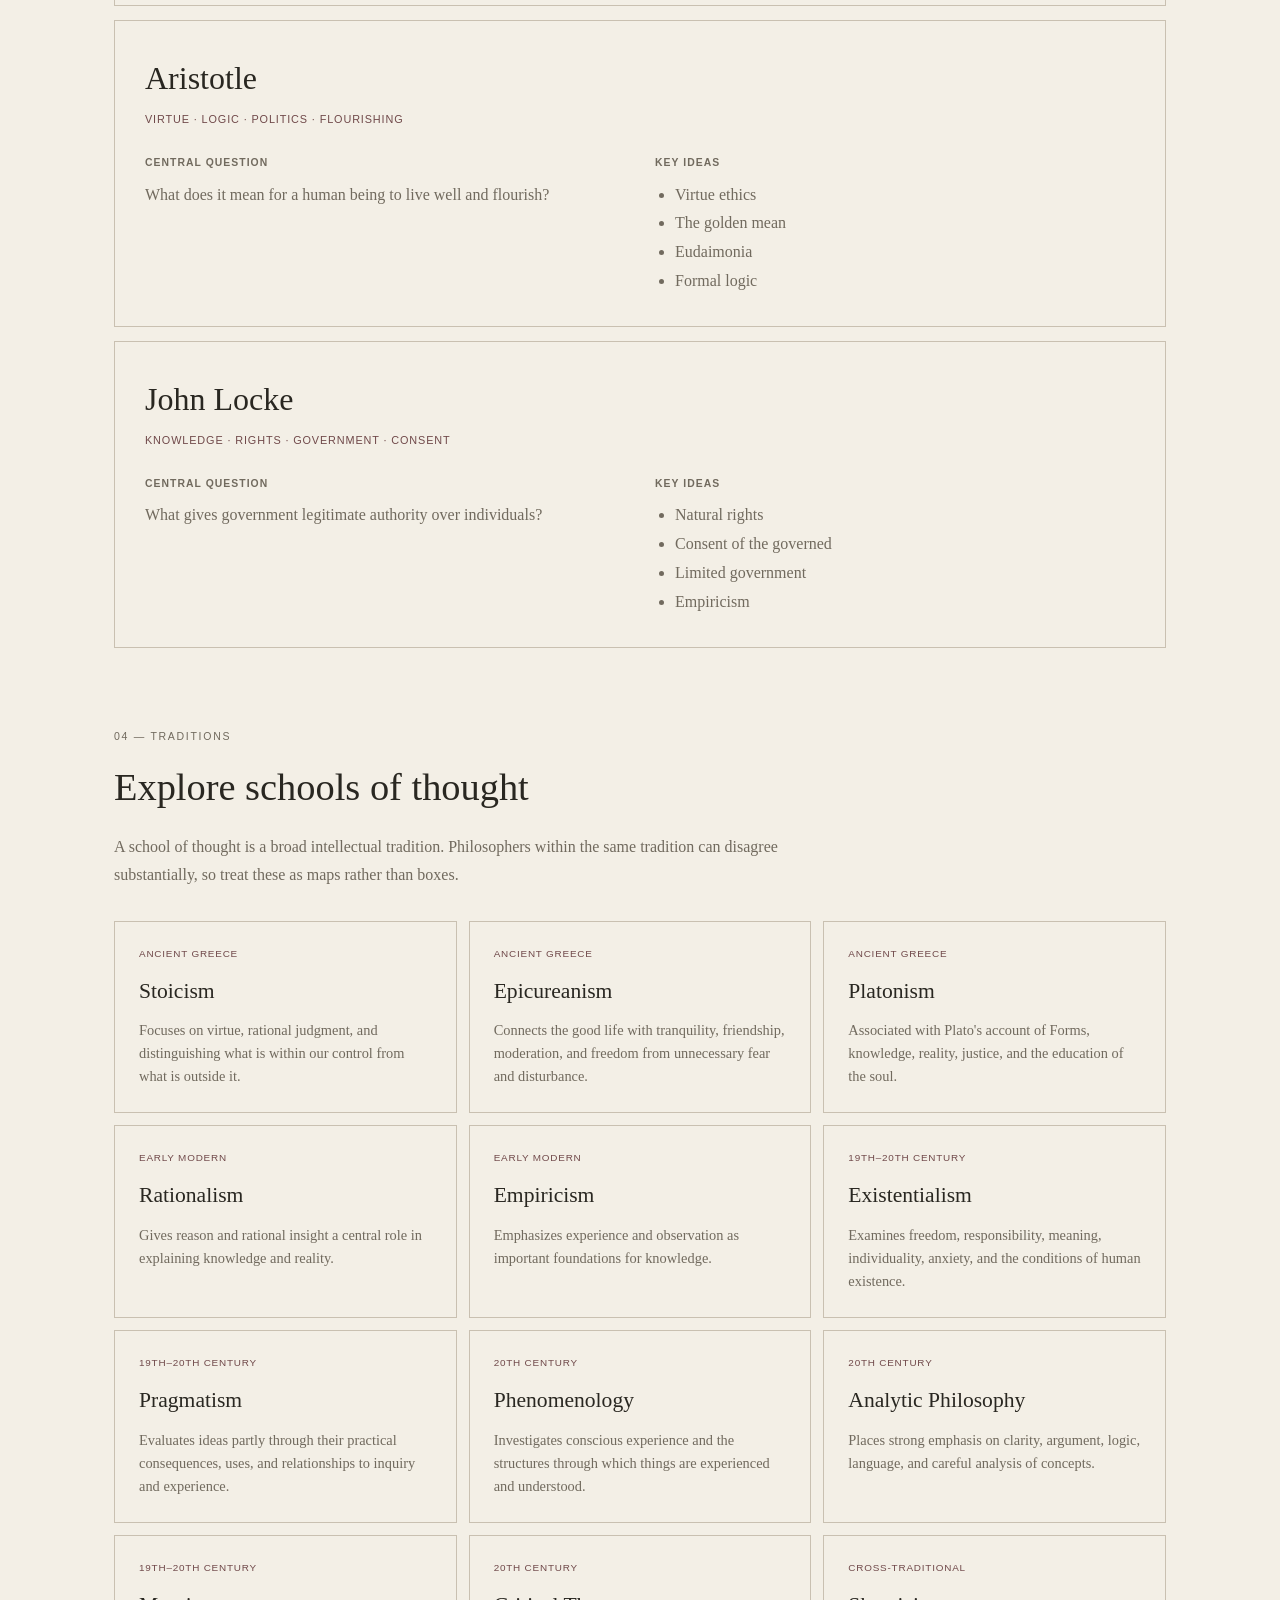
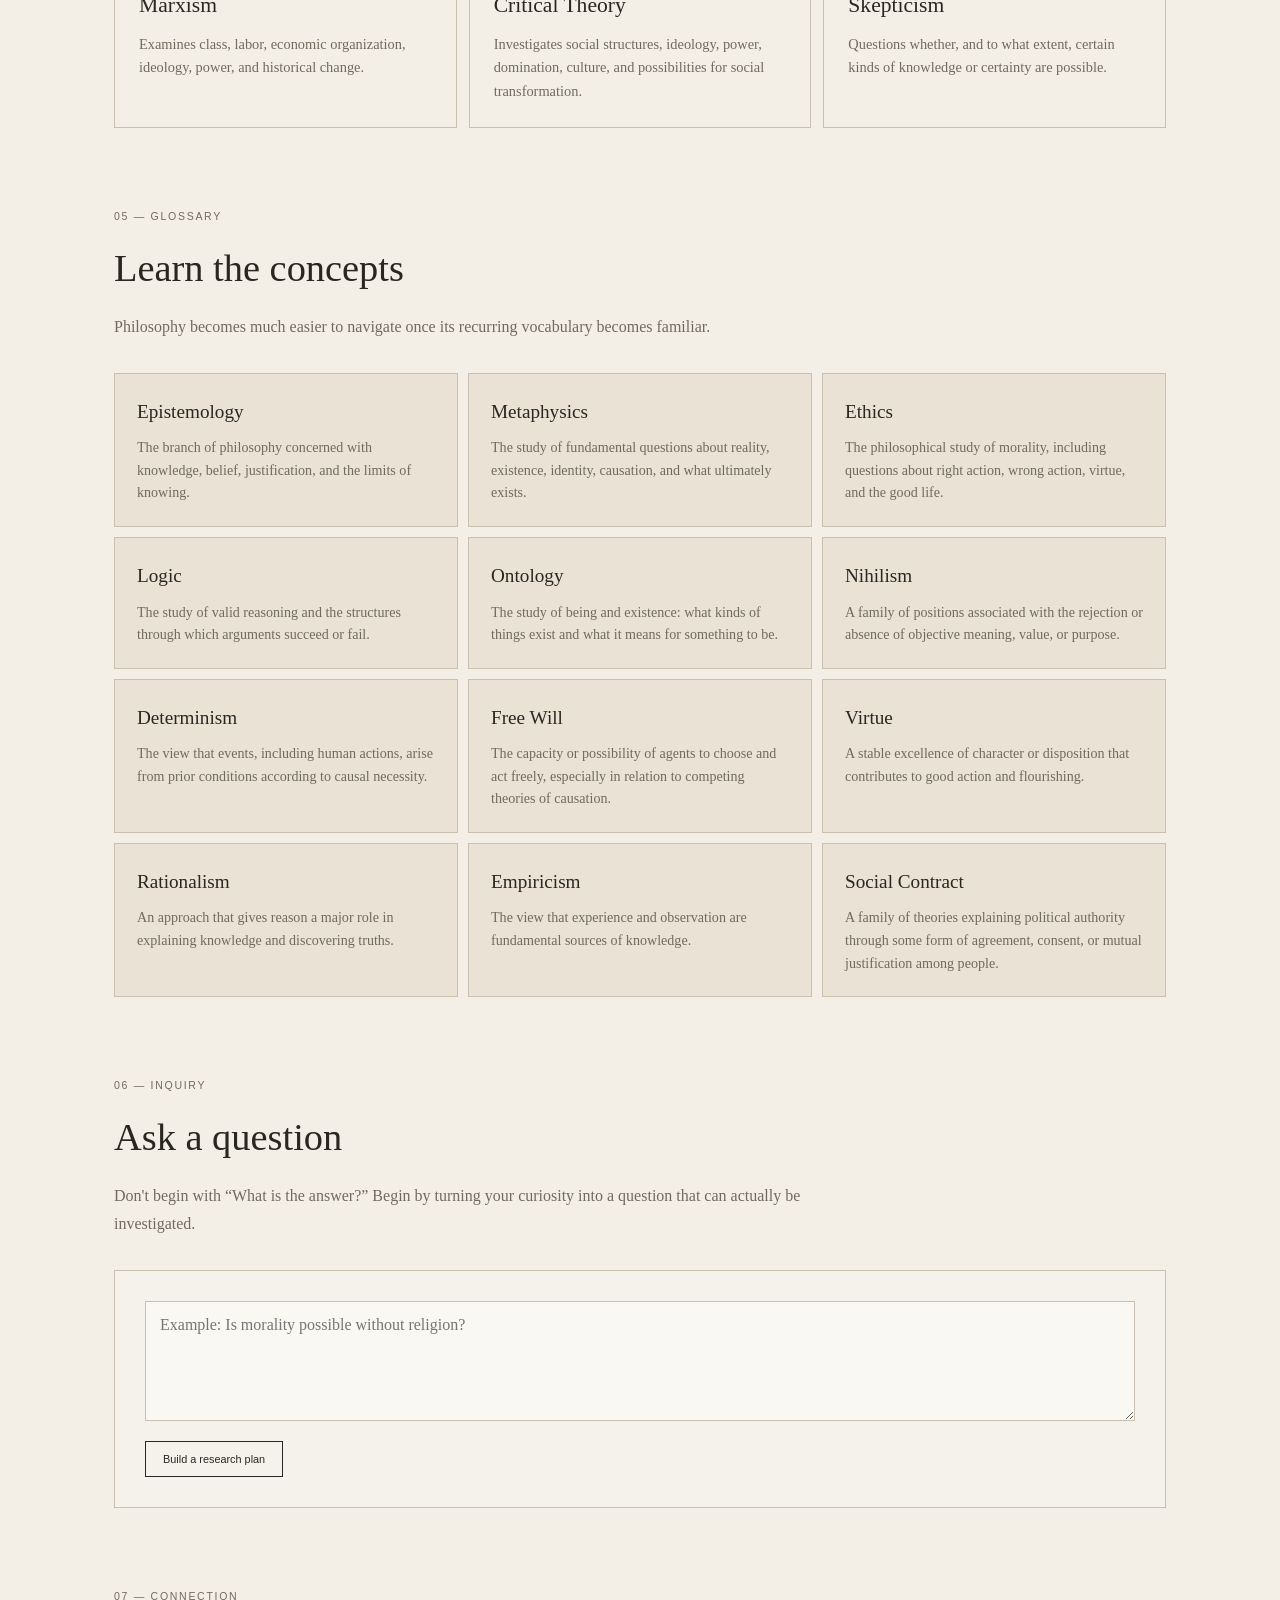
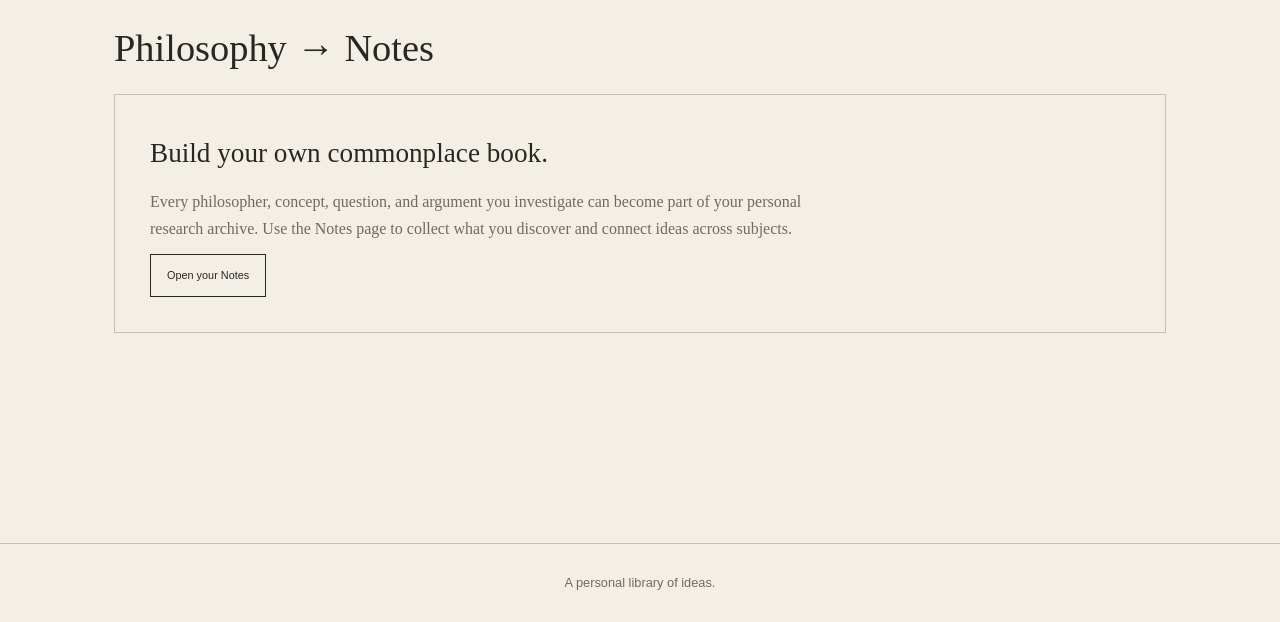
<file: philosophy.html>
<!DOCTYPE html>
<html lang="en">
<head>
    <meta charset="UTF-8">
    <meta name="viewport" content="width=device-width, initial-scale=1.0">

    <title>Philosophy — The Commonplace</title>

    <link rel="stylesheet" href="style.css">

    <style>

        /* =========================================
           PHILOSOPHY PAGE
           ========================================= */

        .philosophy-page {
            max-width: 1100px;
            margin: 0 auto;
            padding: 40px 24px 90px;
        }

        /* HERO */

        .philosophy-hero {
            padding: 55px 0 60px;
            border-bottom: 1px solid var(--border);
        }

        .eyebrow {
            font-family: Arial, sans-serif;
            font-size: .68rem;
            letter-spacing: .18em;
            color: var(--burgundy);
            margin-bottom: 18px;
        }

        .philosophy-hero h1 {
            margin: 0 0 25px;
            font-size: clamp(3.5rem, 9vw, 7rem);
            line-height: .9;
            font-weight: normal;
        }

        .philosophy-hero p {
            max-width: 720px;
            color: var(--muted);
            line-height: 1.8;
            font-size: 1.05rem;
        }

        .hero-question {
            margin-top: 35px;
            padding-left: 20px;
            border-left: 2px solid var(--burgundy);
            font-size: 1.15rem;
            line-height: 1.7;
        }

        /* SECTION */

        .philosophy-section {
            margin: 80px 0;
        }

        .section-label {
            font-family: Arial, sans-serif;
            font-size: .66rem;
            letter-spacing: .16em;
            color: var(--muted);
            margin-bottom: 10px;
        }

        .philosophy-section h2 {
            font-size: 2.4rem;
            font-weight: normal;
            margin: 0 0 12px;
        }

        .section-intro {
            max-width: 700px;
            color: var(--muted);
            line-height: 1.75;
            margin-bottom: 32px;
        }

        /* SEARCH */

        .philosophy-search {
            width: 100%;
            box-sizing: border-box;
            padding: 15px;
            border: 1px solid var(--border);
            background: rgba(255,255,255,.35);
            color: var(--ink);
            font-family: Georgia, "Times New Roman", serif;
            font-size: 1rem;
            margin-bottom: 30px;
        }

        .philosophy-search:focus {
            outline: 1px solid var(--burgundy);
        }

        /* TIMELINE */

        .timeline {
            position: relative;
            margin-top: 35px;
            padding-left: 30px;
            border-left: 1px solid var(--border);
        }

        .timeline-item {
            position: relative;
            margin-bottom: 48px;
        }

        .timeline-item::before {
            content: "";
            position: absolute;
            left: -35px;
            top: 5px;
            width: 9px;
            height: 9px;
            border: 1px solid var(--ink);
            background: var(--cream);
        }

        .timeline-date {
            font-family: Arial, sans-serif;
            font-size: .67rem;
            letter-spacing: .12em;
            color: var(--burgundy);
            margin-bottom: 8px;
        }

        .timeline-item h3 {
            font-size: 1.45rem;
            font-weight: normal;
            margin: 0 0 8px;
        }

        .timeline-item p {
            color: var(--muted);
            line-height: 1.7;
            max-width: 720px;
            margin: 0;
        }

        /* THINKERS */

        .thinker-grid {
            display: grid;
            grid-template-columns: repeat(2, 1fr);
            gap: 14px;
        }

        .thinker-card {
            border: 1px solid var(--border);
            padding: 28px;
            background: rgba(255,255,255,.18);
        }

        .thinker-period {
            font-family: Arial, sans-serif;
            font-size: .63rem;
            letter-spacing: .1em;
            color: var(--muted);
            margin-bottom: 12px;
        }

        .thinker-card h3 {
            font-size: 1.65rem;
            font-weight: normal;
            margin: 0 0 6px;
        }

        .thinker-school {
            color: var(--burgundy);
            font-family: Arial, sans-serif;
            font-size: .68rem;
            letter-spacing: .07em;
            margin-bottom: 20px;
        }

        .thinker-card p {
            color: var(--muted);
            line-height: 1.65;
        }

        .thinker-quote {
            margin: 22px 0;
            padding-left: 16px;
            border-left: 1px solid var(--border);
            line-height: 1.65;
        }

        .quote-label {
            display: block;
            font-family: Arial, sans-serif;
            font-size: .6rem;
            letter-spacing: .1em;
            color: var(--muted);
            margin-bottom: 7px;
        }

        .thinker-actions {
            display: flex;
            flex-wrap: wrap;
            gap: 10px;
            margin-top: 22px;
        }

        .save-note-button {
            display: inline-block;
            padding: 10px 14px;
            border: 1px solid var(--ink);
            color: var(--ink) !important;
            text-decoration: none !important;
            font-family: Arial, sans-serif;
            font-size: .66rem;
            letter-spacing: .05em;
        }

        .save-note-button:hover {
            background: var(--ink);
            color: var(--cream) !important;
        }

        /* PROFILE */

        .profile-list {
            display: grid;
            gap: 14px;
        }

        .profile {
            border: 1px solid var(--border);
            padding: 30px;
        }

        .profile h3 {
            font-size: 2rem;
            font-weight: normal;
            margin: 0 0 5px;
        }

        .profile-subtitle {
            color: var(--burgundy);
            font-family: Arial, sans-serif;
            font-size: .68rem;
            letter-spacing: .08em;
            margin-bottom: 25px;
        }

        .profile-columns {
            display: grid;
            grid-template-columns: 1fr 1fr;
            gap: 30px;
        }

        .profile h4 {
            font-family: Arial, sans-serif;
            font-size: .65rem;
            letter-spacing: .1em;
            color: var(--muted);
            margin: 0 0 9px;
        }

        .profile p {
            color: var(--muted);
            line-height: 1.7;
        }

        .profile ul {
            color: var(--muted);
            line-height: 1.8;
            padding-left: 20px;
        }

        /* SCHOOLS */

        .school-grid {
            display: grid;
            grid-template-columns: repeat(3, 1fr);
            gap: 12px;
        }

        .school-card {
            border: 1px solid var(--border);
            padding: 24px;
        }

        .school-card h3 {
            font-size: 1.35rem;
            font-weight: normal;
            margin: 0 0 10px;
        }

        .school-card p {
            color: var(--muted);
            line-height: 1.6;
            font-size: .9rem;
        }

        .school-origin {
            font-family: Arial, sans-serif;
            font-size: .62rem;
            letter-spacing: .08em;
            color: var(--burgundy);
            margin-bottom: 10px;
        }

        /* CONCEPTS */

        .concept-grid {
            display: grid;
            grid-template-columns: repeat(3, 1fr);
            gap: 10px;
        }

        .concept {
            border: 1px solid var(--border);
            padding: 22px;
        }

        .concept h3 {
            font-size: 1.2rem;
            font-weight: normal;
            margin: 0 0 8px;
        }

        .concept p {
            color: var(--muted);
            line-height: 1.6;
            font-size: .88rem;
            margin: 0;
        }

        /* QUESTIONS */

        .question-box {
            border: 1px solid var(--border);
            padding: 30px;
            background: rgba(255,255,255,.18);
        }

        .question-box textarea {
            width: 100%;
            min-height: 120px;
            box-sizing: border-box;
            padding: 14px;
            border: 1px solid var(--border);
            background: rgba(255,255,255,.4);
            color: var(--ink);
            font-family: Georgia, "Times New Roman", serif;
            font-size: 1rem;
            resize: vertical;
        }

        .question-box button {
            margin-top: 12px;
            padding: 11px 17px;
            border: 1px solid var(--ink);
            background: transparent;
            color: var(--ink);
            cursor: pointer;
            font-family: Arial, sans-serif;
            font-size: .68rem;
        }

        .question-box button:hover {
            background: var(--ink);
            color: var(--cream);
        }

        .question-result {
            display: none;
            margin-top: 25px;
            padding-top: 25px;
            border-top: 1px solid var(--border);
        }

        .question-result.active {
            display: block;
        }

        .question-result h3 {
            font-size: 1.25rem;
            font-weight: normal;
        }

        .research-steps {
            color: var(--muted);
            line-height: 1.8;
        }

        /* NOTES CONNECTION */

        .notes-connection {
            border: 1px solid var(--border);
            padding: 35px;
        }

        .notes-connection h3 {
            font-size: 1.7rem;
            font-weight: normal;
            margin: 0 0 12px;
        }

        .notes-connection p {
            color: var(--muted);
            line-height: 1.7;
            max-width: 700px;
        }

        .notes-link {
            display: inline-block;
            margin-top: 12px;
            padding: 11px 16px;
            border: 1px solid var(--ink);
            color: var(--ink) !important;
            text-decoration: none !important;
            font-family: Arial, sans-serif;
            font-size: .68rem;
        }

        .notes-link:hover {
            background: var(--ink);
            color: var(--cream) !important;
        }

        /* MOBILE */

        @media (max-width: 800px) {

            .thinker-grid,
            .profile-columns {
                grid-template-columns: 1fr;
            }

            .school-grid,
            .concept-grid {
                grid-template-columns: 1fr 1fr;
            }

        }

        @media (max-width: 600px) {

            .philosophy-page {
                padding: 25px 16px 60px;
            }

            .philosophy-hero {
                padding-top: 30px;
            }

            .school-grid,
            .concept-grid {
                grid-template-columns: 1fr;
            }

            .philosophy-section {
                margin: 60px 0;
            }

        }

    </style>
</head>


<body>

<header class="commonplace-header">

    <a href="index.html" class="commonplace-logo">
        The Commonplace
    </a>

    <nav class="commonplace-nav">
        <a href="philosophy.html">Philosophy</a>
        <a href="politics.html">Politics</a>
        <a href="music.html">Music</a>
        <a href="notes.html">Notes</a>
    </nav>

</header>


<main class="philosophy-page">


    <!-- =====================================
         HERO
         ===================================== -->

    <section class="philosophy-hero">

        <div class="eyebrow">
            01 — PHILOSOPHY
        </div>

        <h1>
            Philosophy
        </h1>

        <p>
            The study of questions that sit underneath almost
            everything else: What is real? What can we know?
            What makes something right or wrong? What makes a
            life meaningful? And how should we live?
        </p>

        <div class="hero-question">
            Philosophy begins when you stop accepting an answer
            simply because it has always been given.
        </div>

    </section>


    <!-- =====================================
         SEARCH
         ===================================== -->

    <section class="philosophy-section">

        <div class="section-label">
            EXPLORE
        </div>

        <h2>
            Start anywhere.
        </h2>

        <p class="section-intro">
            Search this page for thinkers, schools, concepts,
            or questions.
        </p>

        <input
            class="philosophy-search"
            id="philosophySearch"
            type="search"
            placeholder="Search philosophy..."
            oninput="searchPhilosophy()"
        >

    </section>


    <!-- =====================================
         TIMELINE
         ===================================== -->

    <section
        class="philosophy-section"
        id="timeline"
    >

        <div class="section-label">
            01 — HISTORY
        </div>

        <h2>
            Follow the timeline
        </h2>

        <p class="section-intro">
            Philosophical traditions did not appear in isolation.
            Ideas developed in response to earlier arguments,
            political changes, scientific discoveries, religious
            traditions, and changing understandings of humanity.
        </p>


        <div class="timeline">

            <div class="timeline-item searchable">

                <div class="timeline-date">
                    c. 600–300 BCE
                </div>

                <h3>
                    Ancient Greek philosophy
                </h3>

                <p>
                    Early Greek thinkers shifted attention toward
                    reasoned explanations of nature, knowledge,
                    reality, and human conduct. Socrates, Plato,
                    and Aristotle became especially influential.
                </p>

            </div>


            <div class="timeline-item searchable">

                <div class="timeline-date">
                    c. 300 BCE–300 CE
                </div>

                <h3>
                    Hellenistic philosophy
                </h3>

                <p>
                    Stoicism, Epicureanism, Skepticism, and related
                    traditions focused heavily on how people should
                    live, respond to uncertainty, and pursue a good
                    life.
                </p>

            </div>


            <div class="timeline-item searchable">

                <div class="timeline-date">
                    c. 400–1400
                </div>

                <h3>
                    Medieval philosophy
                </h3>

                <p>
                    Philosophers across Christian, Islamic, and
                    Jewish traditions explored relationships among
                    reason, revelation, metaphysics, ethics, and
                    the nature of God.
                </p>

            </div>


            <div class="timeline-item searchable">

                <div class="timeline-date">
                    c. 1500–1700
                </div>

                <h3>
                    Renaissance and early modern thought
                </h3>

                <p>
                    Humanism, political philosophy, scientific
                    developments, and new approaches to knowledge
                    transformed European intellectual life.
                </p>

            </div>


            <div class="timeline-item searchable">

                <div class="timeline-date">
                    c. 1600–1800
                </div>

                <h3>
                    Rationalism and empiricism
                </h3>

                <p>
                    Thinkers debated the foundations of knowledge.
                    Rationalists emphasized reason, while empiricists
                    placed greater emphasis on experience and
                    observation.
                </p>

            </div>


            <div class="timeline-item searchable">

                <div class="timeline-date">
                    c. 1700–1800
                </div>

                <h3>
                    The Enlightenment
                </h3>

                <p>
                    Philosophers examined reason, liberty, political
                    authority, toleration, rights, and the structure
                    of society.
                </p>

            </div>


            <div class="timeline-item searchable">

                <div class="timeline-date">
                    c. 1800–1900
                </div>

                <h3>
                    German idealism and 19th-century philosophy
                </h3>

                <p>
                    Kant, Hegel, Marx, Kierkegaard, Nietzsche, and
                    others transformed debates about history,
                    consciousness, society, religion, morality,
                    and freedom.
                </p>

            </div>


            <div class="timeline-item searchable">

                <div class="timeline-date">
                    c. 1900–present
                </div>

                <h3>
                    Contemporary philosophy
                </h3>

                <p>
                    Analytic philosophy, existentialism, phenomenology,
                    pragmatism, critical theory, philosophy of mind,
                    philosophy of language, political philosophy,
                    ethics, and many other fields continue to develop.
                </p>

            </div>

        </div>

    </section>


    <!-- =====================================
         THINKERS
         ===================================== -->

    <section
        class="philosophy-section"
        id="thinkers"
    >

        <div class="section-label">
            02 — THINKERS
        </div>

        <h2>
            Meet the thinkers
        </h2>

        <p class="section-intro">
            Start with influential philosophers, then follow
            their arguments into the wider traditions surrounding
            them.
        </p>


        <div class="thinker-grid">


            <!-- SOCRATES -->

            <article class="thinker-card searchable">

                <div class="thinker-period">
                    c. 470–399 BCE
                </div>

                <h3>
                    Socrates
                </h3>

                <div class="thinker-school">
                    ANCIENT GREEK PHILOSOPHY
                </div>

                <p>
                    Known for questioning assumptions rather than
                    simply presenting doctrines. The Socratic method
                    uses questioning and dialogue to examine claims,
                    definitions, and beliefs.
                </p>

                <div class="thinker-quote">

                    <span class="quote-label">
                        FAMOUS
                    </span>

                    “The unexamined life is not worth living.”

                </div>

                <div class="thinker-quote">

                    <span class="quote-label">
                        LESSER-KNOWN
                    </span>

                    “I know that I am intelligent because I know that I know nothing.”

                </div>

                <div class="thinker-actions">

                    <a
                        class="save-note-button"
                        href="notes.html?title=Socrates&category=Philosophy&source=Socrates&summary=The%20Socratic%20method%20examines%20beliefs%20through%20questioning."
                    >
                        Save to Notes
                    </a>

                </div>

            </article>


            <!-- PLATO -->

            <article class="thinker-card searchable">

                <div class="thinker-period">
                    c. 428–348 BCE
                </div>

                <h3>
                    Plato
                </h3>

                <div class="thinker-school">
                    PLATONISM
                </div>

                <p>
                    Student of Socrates and teacher of Aristotle.
                    Plato explored knowledge, justice, education,
                    reality, politics, and the relationship between
                    appearances and deeper forms of reality.
                </p>

                <div class="thinker-quote">

                    <span class="quote-label">
                        FAMOUS
                    </span>

                    “Opinion is the medium between knowledge and ignorance.”

                </div>

                <div class="thinker-quote">

                    <span class="quote-label">
                        LESSER-KNOWN
                    </span>

                    “The beginning is the most important part of the work.”

                </div>

                <div class="thinker-actions">

                    <a
                        class="save-note-button"
                        href="notes.html?title=Plato&category=Philosophy&source=Plato&summary=Plato explored knowledge, justice, education, reality, and political order."
                    >
                        Save to Notes
                    </a>

                </div>

            </article>


            <!-- ARISTOTLE -->

            <article class="thinker-card searchable">

                <div class="thinker-period">
                    384–322 BCE
                </div>

                <h3>
                    Aristotle
                </h3>

                <div class="thinker-school">
                    ARISTOTELIANISM
                </div>

                <p>
                    Developed systematic approaches to logic,
                    ethics, politics, metaphysics, biology, and
                    natural philosophy. His virtue ethics emphasizes
                    character and human flourishing.
                </p>

                <div class="thinker-quote">

                    <span class="quote-label">
                        FAMOUS
                    </span>

                    “We are what we repeatedly do.”

                </div>

                <div class="thinker-quote">

                    <span class="quote-label">
                        LESSER-KNOWN
                    </span>

                    “It is the mark of an educated mind to be able to entertain a thought without accepting it.”

                </div>

                <div class="thinker-actions">

                    <a
                        class="save-note-button"
                        href="notes.html?title=Aristotle&category=Philosophy&source=Aristotle&summary=Aristotle developed major ideas in logic, ethics, politics, metaphysics, and natural philosophy."
                    >
                        Save to Notes
                    </a>

                </div>

            </article>


            <!-- EPICTETUS -->

            <article class="thinker-card searchable">

                <div class="thinker-period">
                    c. 50–135 CE
                </div>

                <h3>
                    Epictetus
                </h3>

                <div class="thinker-school">
                    STOICISM
                </div>

                <p>
                    A major Stoic teacher who emphasized distinguishing
                    between what is within our control and what is not,
                    while developing character through disciplined
                    judgment.
                </p>

                <div class="thinker-quote">

                    <span class="quote-label">
                        FAMOUS
                    </span>

                    “It is not things that trouble us, but our judgments about things.”

                </div>

                <div class="thinker-quote">

                    <span class="quote-label">
                        LESSER-KNOWN
                    </span>

                    “No man is free who is not master of himself.”

                </div>

                <div class="thinker-actions">

                    <a
                        class="save-note-button"
                        href="notes.html?title=Epictetus&category=Philosophy&source=Epictetus&summary=Epictetus emphasized control, judgment, character, and freedom."
                    >
                        Save to Notes
                    </a>

                </div>

            </article>


            <!-- DESCARTES -->

            <article class="thinker-card searchable">

                <div class="thinker-period">
                    1596–1650
                </div>

                <h3>
                    René Descartes
                </h3>

                <div class="thinker-school">
                    RATIONALISM
                </div>

                <p>
                    Used methodological doubt to investigate what
                    could be known with certainty. His work shaped
                    modern epistemology, metaphysics, and philosophy
                    of mind.
                </p>

                <div class="thinker-quote">

                    <span class="quote-label">
                        FAMOUS
                    </span>

                    “I think, therefore I am.”

                </div>

                <div class="thinker-quote">

                    <span class="quote-label">
                        LESSER-KNOWN
                    </span>

                    “The only secure knowledge is that which cannot be doubted.”

                </div>

                <div class="thinker-actions">

                    <a
                        class="save-note-button"
                        href="notes.html?title=Ren%C3%A9%20Descartes&category=Philosophy&source=Descartes&summary=Descartes used methodological doubt to investigate certainty and knowledge."
                    >
                        Save to Notes
                    </a>

                </div>

            </article>


            <!-- LOCKE -->

            <article class="thinker-card searchable">

                <div class="thinker-period">
                    1632–1704
                </div>

                <h3>
                    John Locke
                </h3>

                <div class="thinker-school">
                    EMPIRICISM
                </div>

                <p>
                    Argued that knowledge is closely connected to
                    experience. His political philosophy developed
                    influential ideas about natural rights, consent,
                    and legitimate government.
                </p>

                <div class="thinker-quote">

                    <span class="quote-label">
                        FAMOUS
                    </span>

                    “Where there is no law, there is no freedom.”

                </div>

                <div class="thinker-quote">

                    <span class="quote-label">
                        LESSER-KNOWN
                    </span>

                    “New opinions are always suspected, and usually opposed.”

                </div>

                <div class="thinker-actions">

                    <a
                        class="save-note-button"
                        href="notes.html?title=John%20Locke&category=Philosophy&source=Locke&summary=Locke connected knowledge with experience and developed theories of natural rights and government by consent."
                    >
                        Save to Notes
                    </a>

                </div>

            </article>


            <!-- KANT -->

            <article class="thinker-card searchable">

                <div class="thinker-period">
                    1724–1804
                </div>

                <h3>
                    Immanuel Kant
                </h3>

                <div class="thinker-school">
                    CRITICAL PHILOSOPHY
                </div>

                <p>
                    Investigated the conditions that make knowledge,
                    morality, and judgment possible. His moral philosophy
                    emphasizes rational principles and treating persons
                    as ends rather than merely as means.
                </p>

                <div class="thinker-quote">

                    <span class="quote-label">
                        FAMOUS
                    </span>

                    “Dare to know.”

                </div>

                <div class="thinker-quote">

                    <span class="quote-label">
                        LESSER-KNOWN
                    </span>

                    “Science is organized knowledge. Wisdom is organized life.”

                </div>

                <div class="thinker-actions">

                    <a
                        class="save-note-button"
                        href="notes.html?title=Immanuel%20Kant&category=Philosophy&source=Kant&summary=Kant investigated knowledge, morality, reason, and the conditions of human judgment."
                    >
                        Save to Notes
                    </a>

                </div>

            </article>


            <!-- NIETZSCHE -->

            <article class="thinker-card searchable">

                <div class="thinker-period">
                    1844–1900
                </div>

                <h3>
                    Friedrich Nietzsche
                </h3>

                <div class="thinker-school">
                    19TH-CENTURY PHILOSOPHY
                </div>

                <p>
                    Critiqued traditional morality, religion, cultural
                    assumptions, and concepts of truth. His writings
                    explore value creation, self-overcoming, power,
                    and the problem of nihilism.
                </p>

                <div class="thinker-quote">

                    <span class="quote-label">
                        FAMOUS
                    </span>

                    “He who has a why to live can bear almost any how.”

                </div>

                <div class="thinker-quote">

                    <span class="quote-label">
                        LESSER-KNOWN
                    </span>

                    “There are no facts, only interpretations.”

                </div>

                <div class="thinker-actions">

                    <a
                        class="save-note-button"
                        href="notes.html?title=Friedrich%20Nietzsche&category=Philosophy&source=Nietzsche&summary=Nietzsche critiqued traditional morality and explored value, nihilism, interpretation, and self-overcoming."
                    >
                        Save to Notes
                    </a>

                </div>

            </article>


            <!-- KIERKEGAARD -->

            <article class="thinker-card searchable">

                <div class="thinker-period">
                    1813–1855
                </div>

                <h3>
                    Søren Kierkegaard
                </h3>

                <div class="thinker-school">
                    EXISTENTIALISM — PRECURSOR
                </div>

                <p>
                    Examined anxiety, faith, individuality, choice,
                    responsibility, and the tension between objective
                    systems and lived human existence.
                </p>

                <div class="thinker-quote">

                    <span class="quote-label">
                        FAMOUS
                    </span>

                    “Life can only be understood backwards; but it must be lived forwards.”

                </div>

                <div class="thinker-quote">

                    <span class="quote-label">
                        LESSER-KNOWN
                    </span>

                    “To dare is to lose one's footing momentarily. Not to dare is to lose oneself.”

                </div>

                <div class="thinker-actions">

                    <a
                        class="save-note-button"
                        href="notes.html?title=S%C3%B8ren%20Kierkegaard&category=Philosophy&source=Kierkegaard&summary=Kierkegaard explored individuality, choice, anxiety, faith, and lived existence."
                    >
                        Save to Notes
                    </a>

                </div>

            </article>

        </div>

    </section>


    <!-- =====================================
         PROFILES
         ===================================== -->

    <section
        class="philosophy-section"
        id="profiles"
    >

        <div class="section-label">
            03 — PROFILE MAP
        </div>

        <h2>
            Follow the questions
        </h2>

        <p class="section-intro">
            Philosophers often become easier to understand when you
            follow the problem they were trying to solve.
        </p>


        <div class="profile-list">


            <article class="profile searchable">

                <h3>
                    Socrates
                </h3>

                <div class="profile-subtitle">
                    KNOWLEDGE · ETHICS · QUESTIONING
                </div>

                <div class="profile-columns">

                    <div>

                        <h4>
                            CENTRAL QUESTION
                        </h4>

                        <p>
                            How can we know whether what we believe
                            is actually true?
                        </p>

                    </div>

                    <div>

                        <h4>
                            KEY IDEAS
                        </h4>

                        <ul>
                            <li>Socratic questioning</li>
                            <li>Intellectual humility</li>
                            <li>Ethical self-examination</li>
                            <li>Definition and argument</li>
                        </ul>

                    </div>

                </div>

            </article>


            <article class="profile searchable">

                <h3>
                    Plato
                </h3>

                <div class="profile-subtitle">
                    REALITY · KNOWLEDGE · JUSTICE · POLITICS
                </div>

                <div class="profile-columns">

                    <div>

                        <h4>
                            CENTRAL QUESTION
                        </h4>

                        <p>
                            What is ultimately real, and how should
                            that understanding shape the way society
                            is organized?
                        </p>

                    </div>

                    <div>

                        <h4>
                            KEY IDEAS
                        </h4>

                        <ul>
                            <li>Forms</li>
                            <li>Allegory of the Cave</li>
                            <li>Philosopher-rulers</li>
                            <li>Justice</li>
                        </ul>

                    </div>

                </div>

            </article>


            <article class="profile searchable">

                <h3>
                    Aristotle
                </h3>

                <div class="profile-subtitle">
                    VIRTUE · LOGIC · POLITICS · FLOURISHING
                </div>

                <div class="profile-columns">

                    <div>

                        <h4>
                            CENTRAL QUESTION
                        </h4>

                        <p>
                            What does it mean for a human being to
                            live well and flourish?
                        </p>

                    </div>

                    <div>

                        <h4>
                            KEY IDEAS
                        </h4>

                        <ul>
                            <li>Virtue ethics</li>
                            <li>The golden mean</li>
                            <li>Eudaimonia</li>
                            <li>Formal logic</li>
                        </ul>

                    </div>

                </div>

            </article>


            <article class="profile searchable">

                <h3>
                    John Locke
                </h3>

                <div class="profile-subtitle">
                    KNOWLEDGE · RIGHTS · GOVERNMENT · CONSENT
                </div>

                <div class="profile-columns">

                    <div>

                        <h4>
                            CENTRAL QUESTION
                        </h4>

                        <p>
                            What gives government legitimate authority
                            over individuals?
                        </p>

                    </div>

                    <div>

                        <h4>
                            KEY IDEAS
                        </h4>

                        <ul>
                            <li>Natural rights</li>
                            <li>Consent of the governed</li>
                            <li>Limited government</li>
                            <li>Empiricism</li>
                        </ul>

                    </div>

                </div>

            </article>


        </div>

    </section>


    <!-- =====================================
         SCHOOLS
         ===================================== -->

    <section
        class="philosophy-section"
        id="schools"
    >

        <div class="section-label">
            04 — TRADITIONS
        </div>

        <h2>
            Explore schools of thought
        </h2>

        <p class="section-intro">
            A school of thought is a broad intellectual tradition.
            Philosophers within the same tradition can disagree
            substantially, so treat these as maps rather than boxes.
        </p>


        <div class="school-grid">

            <article class="school-card searchable">

                <div class="school-origin">
                    ANCIENT GREECE
                </div>

                <h3>
                    Stoicism
                </h3>

                <p>
                    Focuses on virtue, rational judgment, and
                    distinguishing what is within our control from
                    what is outside it.
                </p>

            </article>


            <article class="school-card searchable">

                <div class="school-origin">
                    ANCIENT GREECE
                </div>

                <h3>
                    Epicureanism
                </h3>

                <p>
                    Connects the good life with tranquility,
                    friendship, moderation, and freedom from
                    unnecessary fear and disturbance.
                </p>

            </article>


            <article class="school-card searchable">

                <div class="school-origin">
                    ANCIENT GREECE
                </div>

                <h3>
                    Platonism
                </h3>

                <p>
                    Associated with Plato's account of Forms,
                    knowledge, reality, justice, and the education
                    of the soul.
                </p>

            </article>


            <article class="school-card searchable">

                <div class="school-origin">
                    EARLY MODERN
                </div>

                <h3>
                    Rationalism
                </h3>

                <p>
                    Gives reason and rational insight a central role
                    in explaining knowledge and reality.
                </p>

            </article>


            <article class="school-card searchable">

                <div class="school-origin">
                    EARLY MODERN
                </div>

                <h3>
                    Empiricism
                </h3>

                <p>
                    Emphasizes experience and observation as important
                    foundations for knowledge.
                </p>

            </article>


            <article class="school-card searchable">

                <div class="school-origin">
                    19TH–20TH CENTURY
                </div>

                <h3>
                    Existentialism
                </h3>

                <p>
                    Examines freedom, responsibility, meaning,
                    individuality, anxiety, and the conditions of
                    human existence.
                </p>

            </article>


            <article class="school-card searchable">

                <div class="school-origin">
                    19TH–20TH CENTURY
                </div>

                <h3>
                    Pragmatism
                </h3>

                <p>
                    Evaluates ideas partly through their practical
                    consequences, uses, and relationships to inquiry
                    and experience.
                </p>

            </article>


            <article class="school-card searchable">

                <div class="school-origin">
                    20TH CENTURY
                </div>

                <h3>
                    Phenomenology
                </h3>

                <p>
                    Investigates conscious experience and the structures
                    through which things are experienced and understood.
                </p>

            </article>


            <article class="school-card searchable">

                <div class="school-origin">
                    20TH CENTURY
                </div>

                <h3>
                    Analytic Philosophy
                </h3>

                <p>
                    Places strong emphasis on clarity, argument,
                    logic, language, and careful analysis of concepts.
                </p>

            </article>


            <article class="school-card searchable">

                <div class="school-origin">
                    19TH–20TH CENTURY
                </div>

                <h3>
                    Marxism
                </h3>

                <p>
                    Examines class, labor, economic organization,
                    ideology, power, and historical change.
                </p>

            </article>


            <article class="school-card searchable">

                <div class="school-origin">
                    20TH CENTURY
                </div>

                <h3>
                    Critical Theory
                </h3>

                <p>
                    Investigates social structures, ideology, power,
                    domination, culture, and possibilities for social
                    transformation.
                </p>

            </article>


            <article class="school-card searchable">

                <div class="school-origin">
                    CROSS-TRADITIONAL
                </div>

                <h3>
                    Skepticism
                </h3>

                <p>
                    Questions whether, and to what extent, certain
                    kinds of knowledge or certainty are possible.
                </p>

            </article>

        </div>

    </section>


    <!-- =====================================
         CONCEPTS
         ===================================== -->

    <section
        class="philosophy-section"
        id="concepts"
    >

        <div class="section-label">
            05 — GLOSSARY
        </div>

        <h2>
            Learn the concepts
        </h2>

        <p class="section-intro">
            Philosophy becomes much easier to navigate once its
            recurring vocabulary becomes familiar.
        </p>


        <div class="concept-grid">

            <article class="concept searchable">

                <h3>
                    Epistemology
                </h3>

                <p>
                    The branch of philosophy concerned with knowledge,
                    belief, justification, and the limits of knowing.
                </p>

            </article>


            <article class="concept searchable">

                <h3>
                    Metaphysics
                </h3>

                <p>
                    The study of fundamental questions about reality,
                    existence, identity, causation, and what ultimately
                    exists.
                </p>

            </article>


            <article class="concept searchable">

                <h3>
                    Ethics
                </h3>

                <p>
                    The philosophical study of morality, including
                    questions about right action, wrong action, virtue,
                    and the good life.
                </p>

            </article>


            <article class="concept searchable">

                <h3>
                    Logic
                </h3>

                <p>
                    The study of valid reasoning and the structures
                    through which arguments succeed or fail.
                </p>

            </article>


            <article class="concept searchable">

                <h3>
                    Ontology
                </h3>

                <p>
                    The study of being and existence: what kinds of
                    things exist and what it means for something to be.
                </p>

            </article>


            <article class="concept searchable">

                <h3>
                    Nihilism
                </h3>

                <p>
                    A family of positions associated with the rejection
                    or absence of objective meaning, value, or purpose.
                </p>

            </article>


            <article class="concept searchable">

                <h3>
                    Determinism
                </h3>

                <p>
                    The view that events, including human actions,
                    arise from prior conditions according to causal
                    necessity.
                </p>

            </article>


            <article class="concept searchable">

                <h3>
                    Free Will
                </h3>

                <p>
                    The capacity or possibility of agents to choose
                    and act freely, especially in relation to competing
                    theories of causation.
                </p>

            </article>


            <article class="concept searchable">

                <h3>
                    Virtue
                </h3>

                <p>
                    A stable excellence of character or disposition
                    that contributes to good action and flourishing.
                </p>

            </article>


            <article class="concept searchable">

                <h3>
                    Rationalism
                </h3>

                <p>
                    An approach that gives reason a major role in
                    explaining knowledge and discovering truths.
                </p>

            </article>


            <article class="concept searchable">

                <h3>
                    Empiricism
                </h3>

                <p>
                    The view that experience and observation are
                    fundamental sources of knowledge.
                </p>

            </article>


            <article class="concept searchable">

                <h3>
                    Social Contract
                </h3>

                <p>
                    A family of theories explaining political authority
                    through some form of agreement, consent, or mutual
                    justification among people.
                </p>

            </article>

        </div>

    </section>


    <!-- =====================================
         ASK A QUESTION
         ===================================== -->

    <section
        class="philosophy-section"
        id="questions"
    >

        <div class="section-label">
            06 — INQUIRY
        </div>

        <h2>
            Ask a question
        </h2>

        <p class="section-intro">
            Don't begin with “What is the answer?” Begin by turning
            your curiosity into a question that can actually be
            investigated.
        </p>


        <div class="question-box">

            <textarea
                id="philosophyQuestion"
                placeholder="Example: Is morality possible without religion?"
            ></textarea>


            <button
                onclick="generateResearchPlan()"
            >
                Build a research plan
            </button>


            <div
                class="question-result"
                id="questionResult"
            >

                <h3>
                    Your question
                </h3>

                <p id="questionText"></p>


                <div class="research-steps">

                    <strong>
                        Start here:
                    </strong>

                    <ol>

                        <li>
                            Define the important terms in your question.
                        </li>

                        <li>
                            Find at least two philosophers who disagree.
                        </li>

                        <li>
                            Identify the strongest argument on each side.
                        </li>

                        <li>
                            Look for objections to both arguments.
                        </li>

                        <li>
                            Write your own provisional conclusion.
                        </li>

                    </ol>

                </div>


                <a
                    class="save-note-button"
                    id="questionNoteLink"
                    href="notes.html"
                >
                    Save question to Notes
                </a>

            </div>

        </div>

    </section>


    <!-- =====================================
         NOTES CONNECTION
         ===================================== -->

    <section
        class="philosophy-section"
        id="notes"
    >

        <div class="section-label">
            07 — CONNECTION
        </div>

        <h2>
            Philosophy → Notes
        </h2>


        <div class="notes-connection">

            <h3>
                Build your own commonplace book.
            </h3>

            <p>
                Every philosopher, concept, question, and argument
                you investigate can become part of your personal
                research archive. Use the Notes page to collect
                what you discover and connect ideas across subjects.
            </p>


            <a
                class="notes-link"
                href="notes.html"
            >
                Open your Notes
            </a>

        </div>

    </section>


</main>


<footer>

    <p>
        A personal library of ideas.
    </p>

</footer>


<script>

    /* =========================================
       SEARCH
       ========================================= */

    function searchPhilosophy() {

        const query =
            document
                .getElementById("philosophySearch")
                .value
                .toLowerCase()
                .trim();


        const items =
            document.querySelectorAll(".searchable");


        items.forEach(function(item) {

            const text =
                item.textContent.toLowerCase();


            if (
                query === "" ||
                text.includes(query)
            ) {

                item.style.display = "";

            } else {

                item.style.display = "none";

            }

        });

    }


    /* =========================================
       QUESTION SYSTEM
       ========================================= */

    function generateResearchPlan() {

        const question =
            document
                .getElementById("philosophyQuestion")
                .value
                .trim();


        if (!question) {

            alert(
                "Write a philosophical question first."
            );

            return;

        }


        document
            .getElementById("questionText")
            .textContent = question;


        document
            .getElementById("questionResult")
            .classList.add("active");


        const encodedQuestion =
            encodeURIComponent(question);


        document
            .getElementById("questionNoteLink")
            .href =
                "notes.html" +
                "?title=Philosophical%20Question" +
                "&category=Questions" +
                "&source=Philosophy" +
                "&summary=" +
                encodedQuestion +
                "&content=" +
                encodedQuestion;

    }

</script>


</body>
</html>
</file>
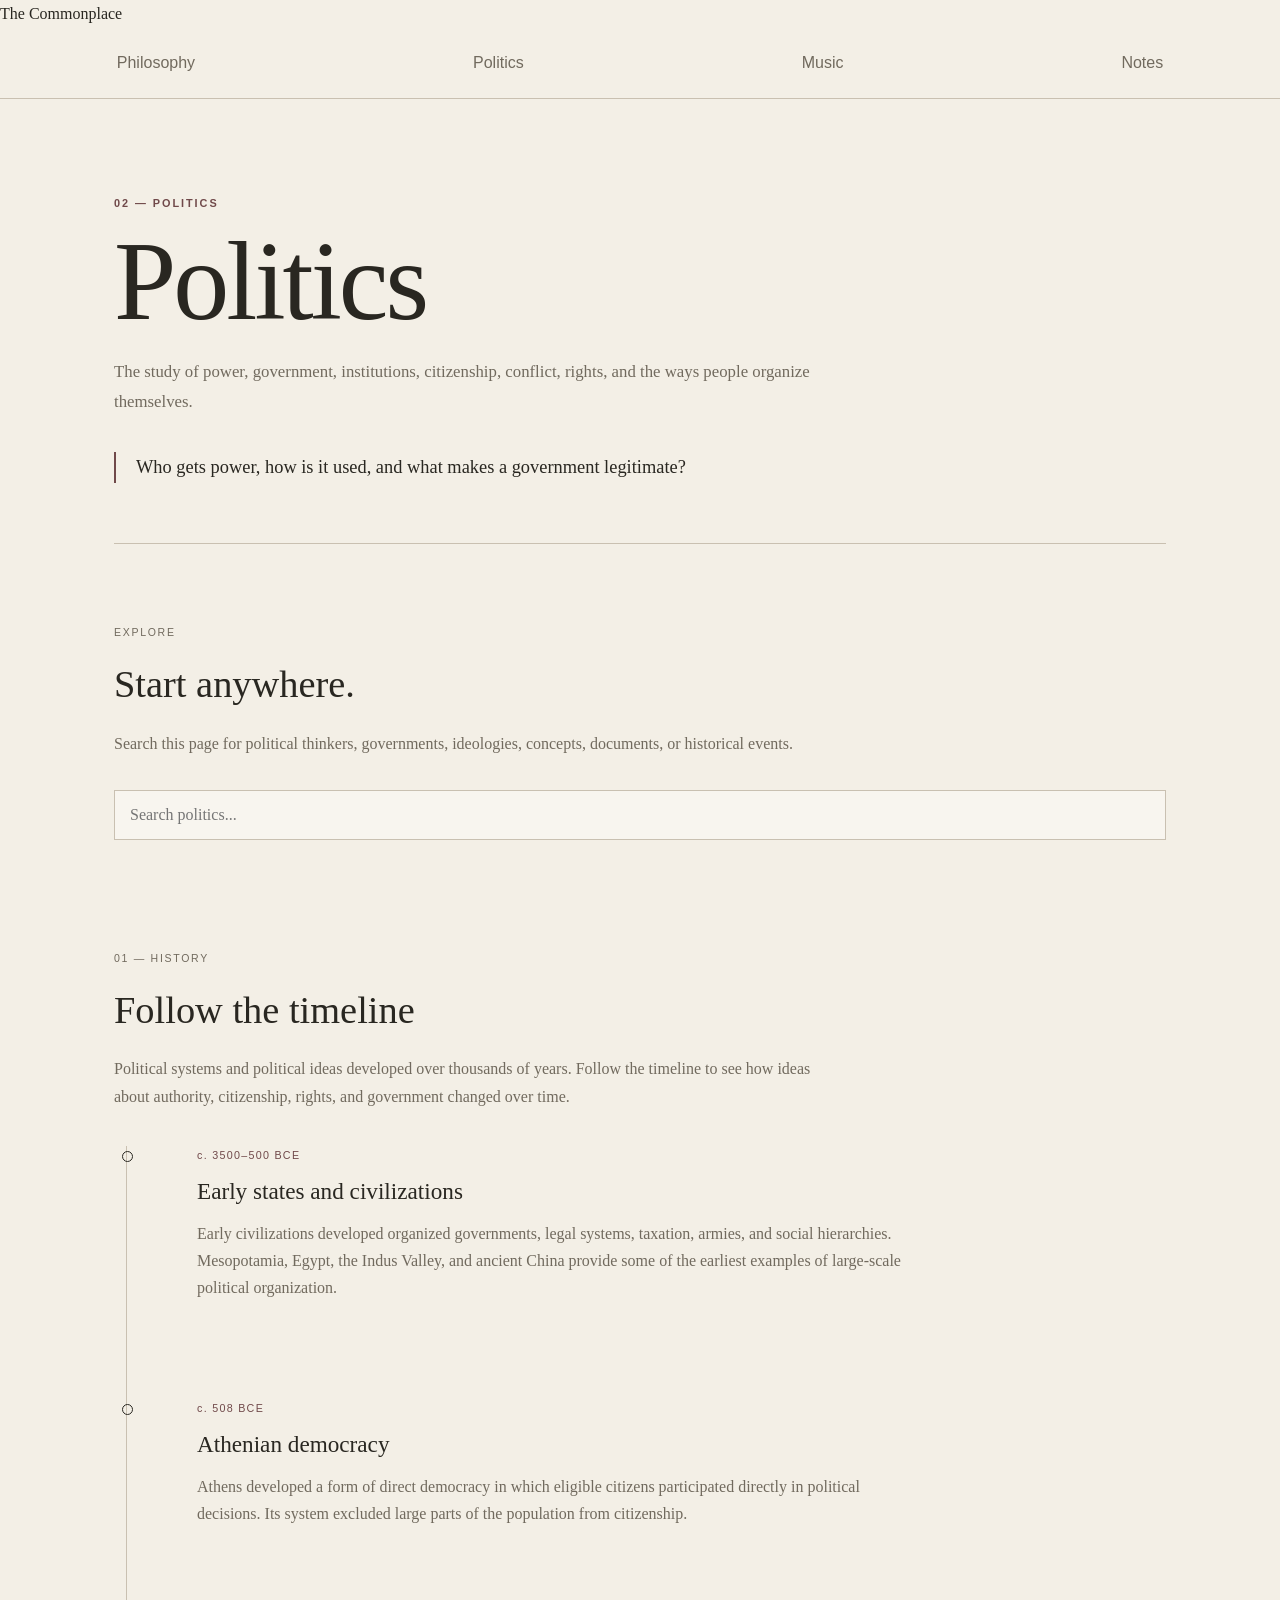
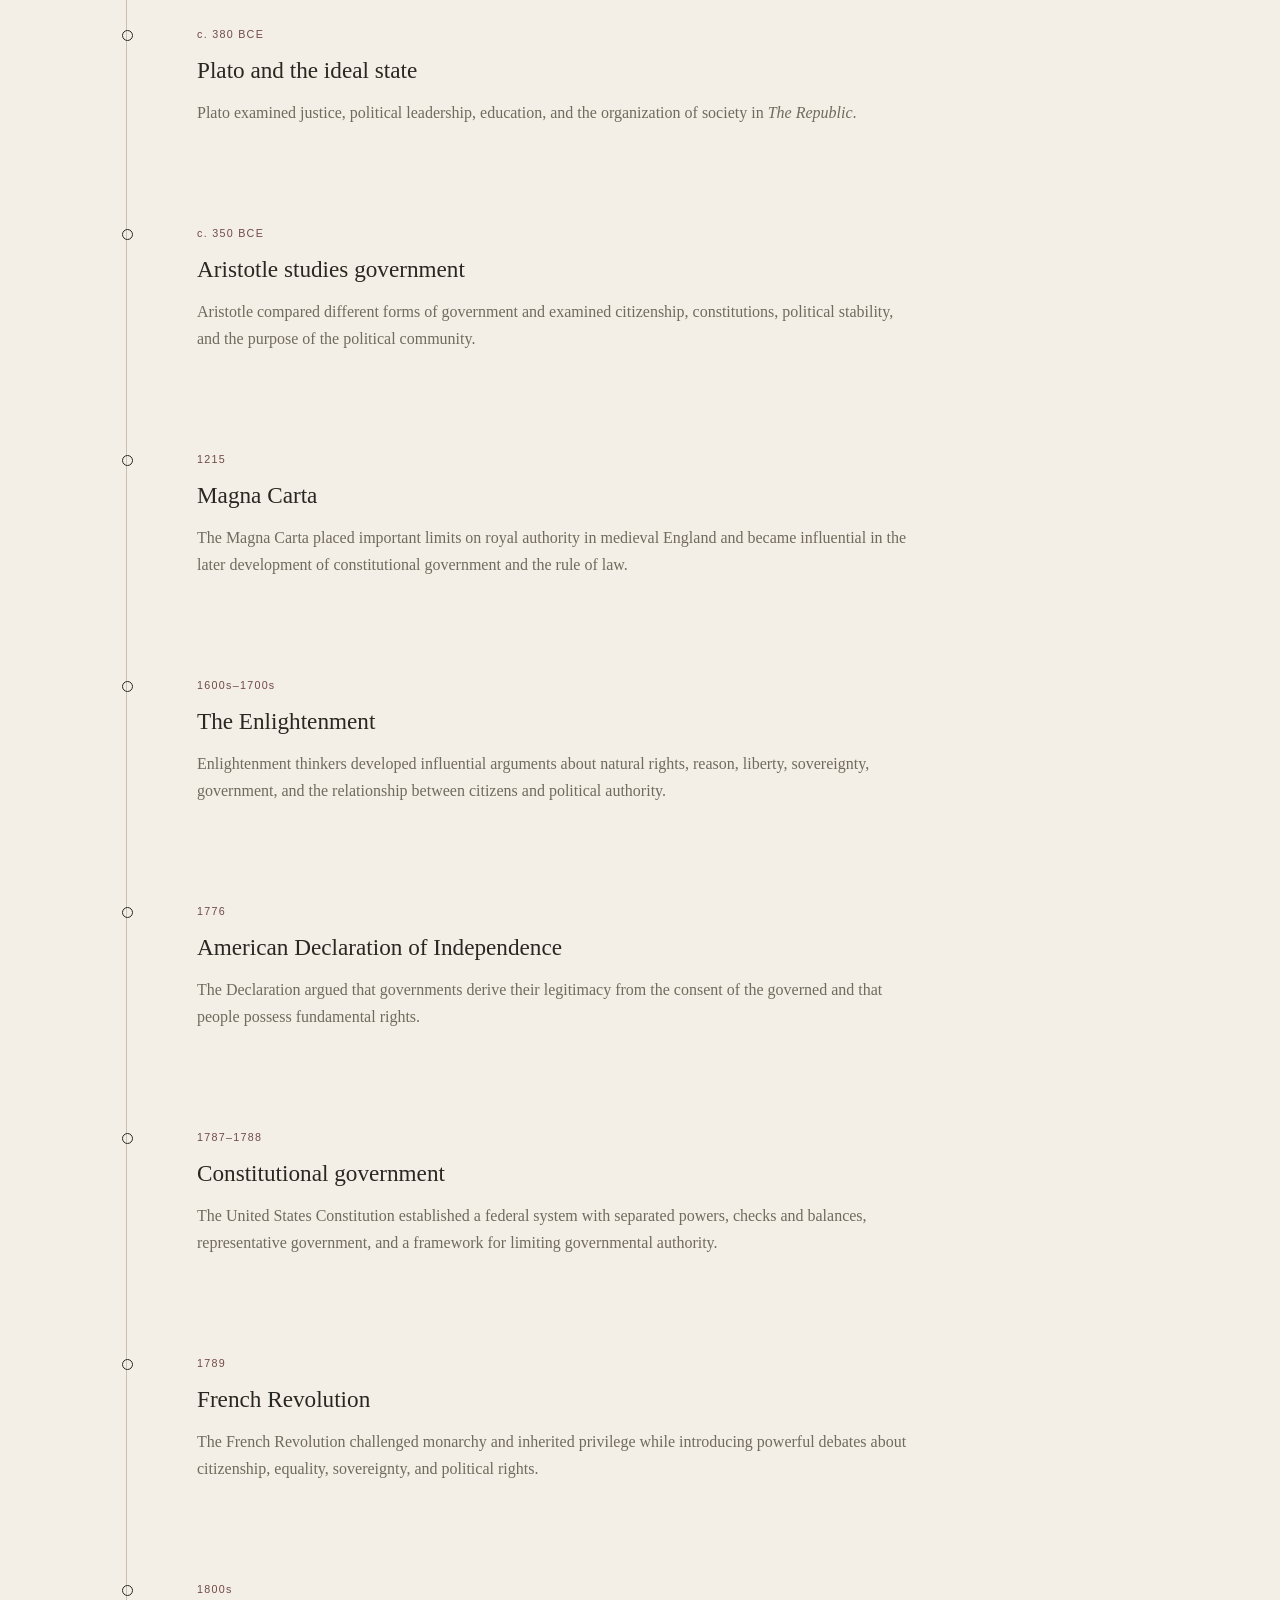
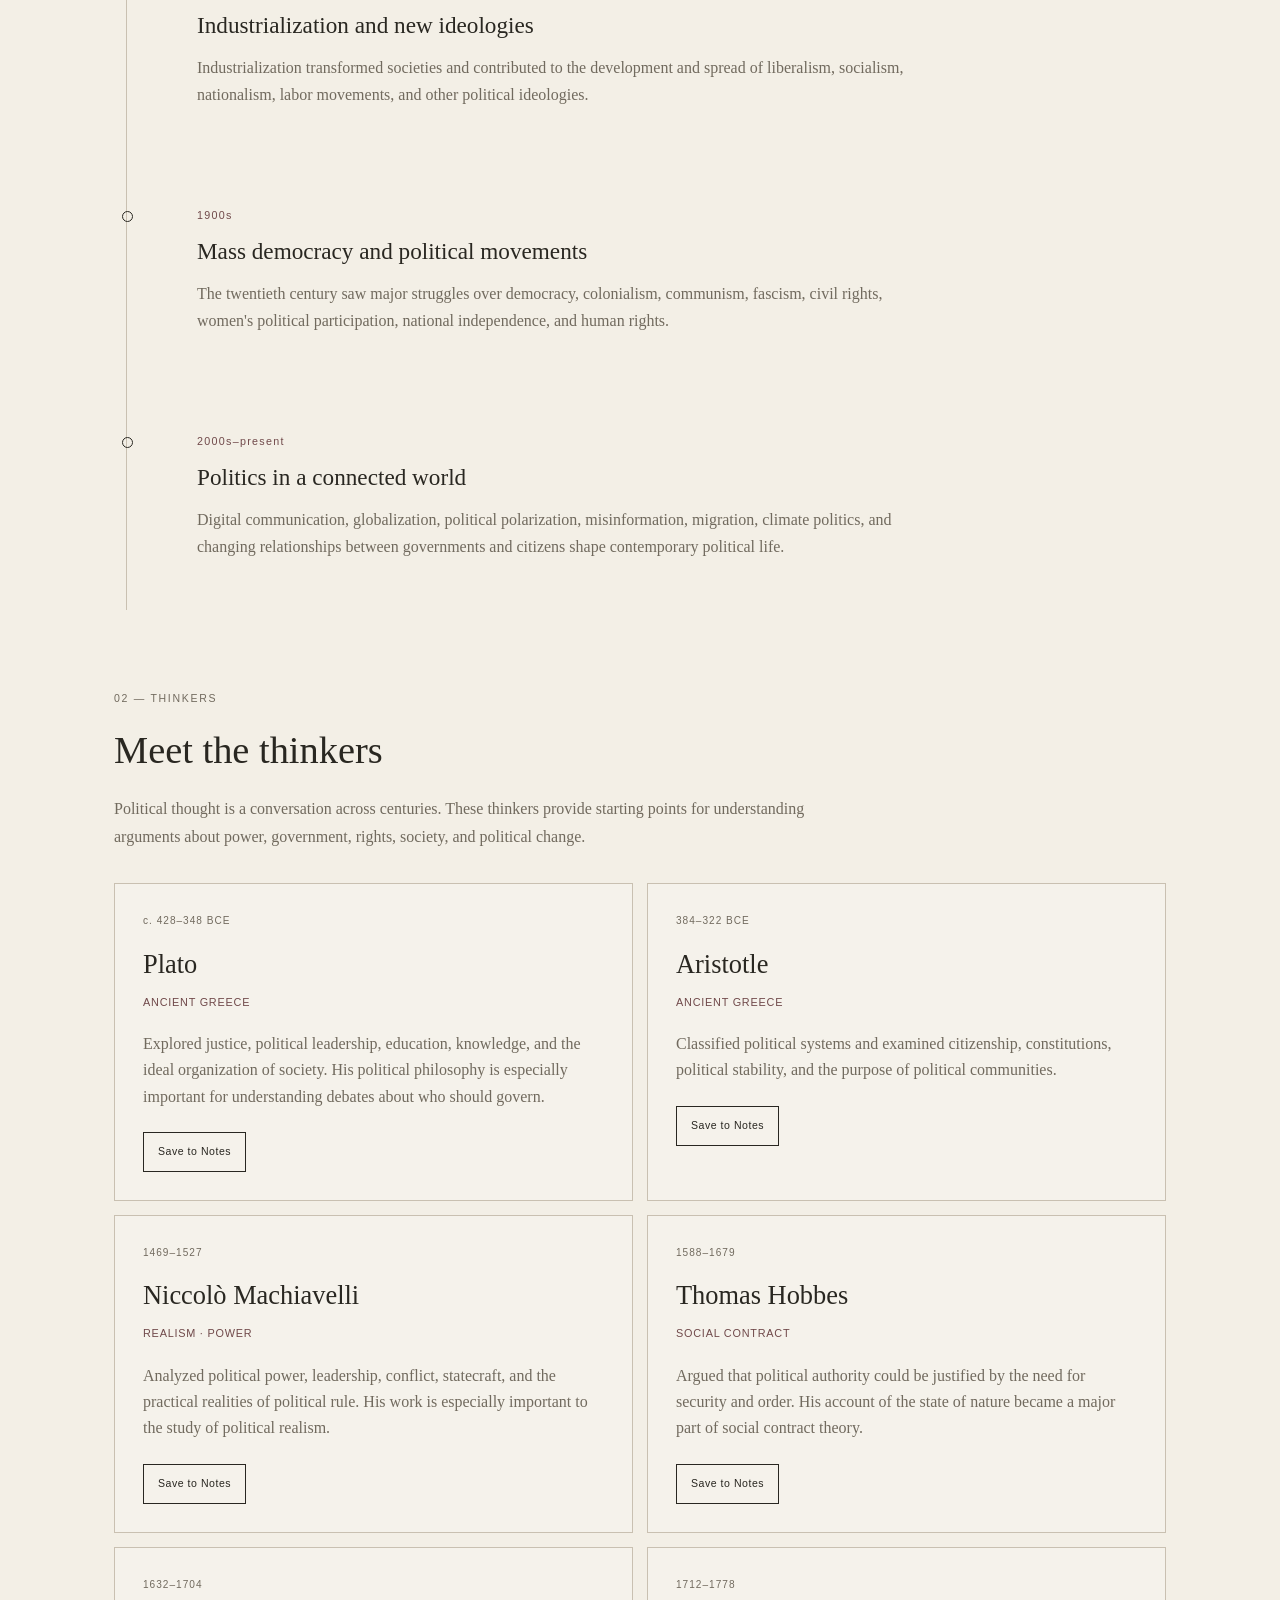
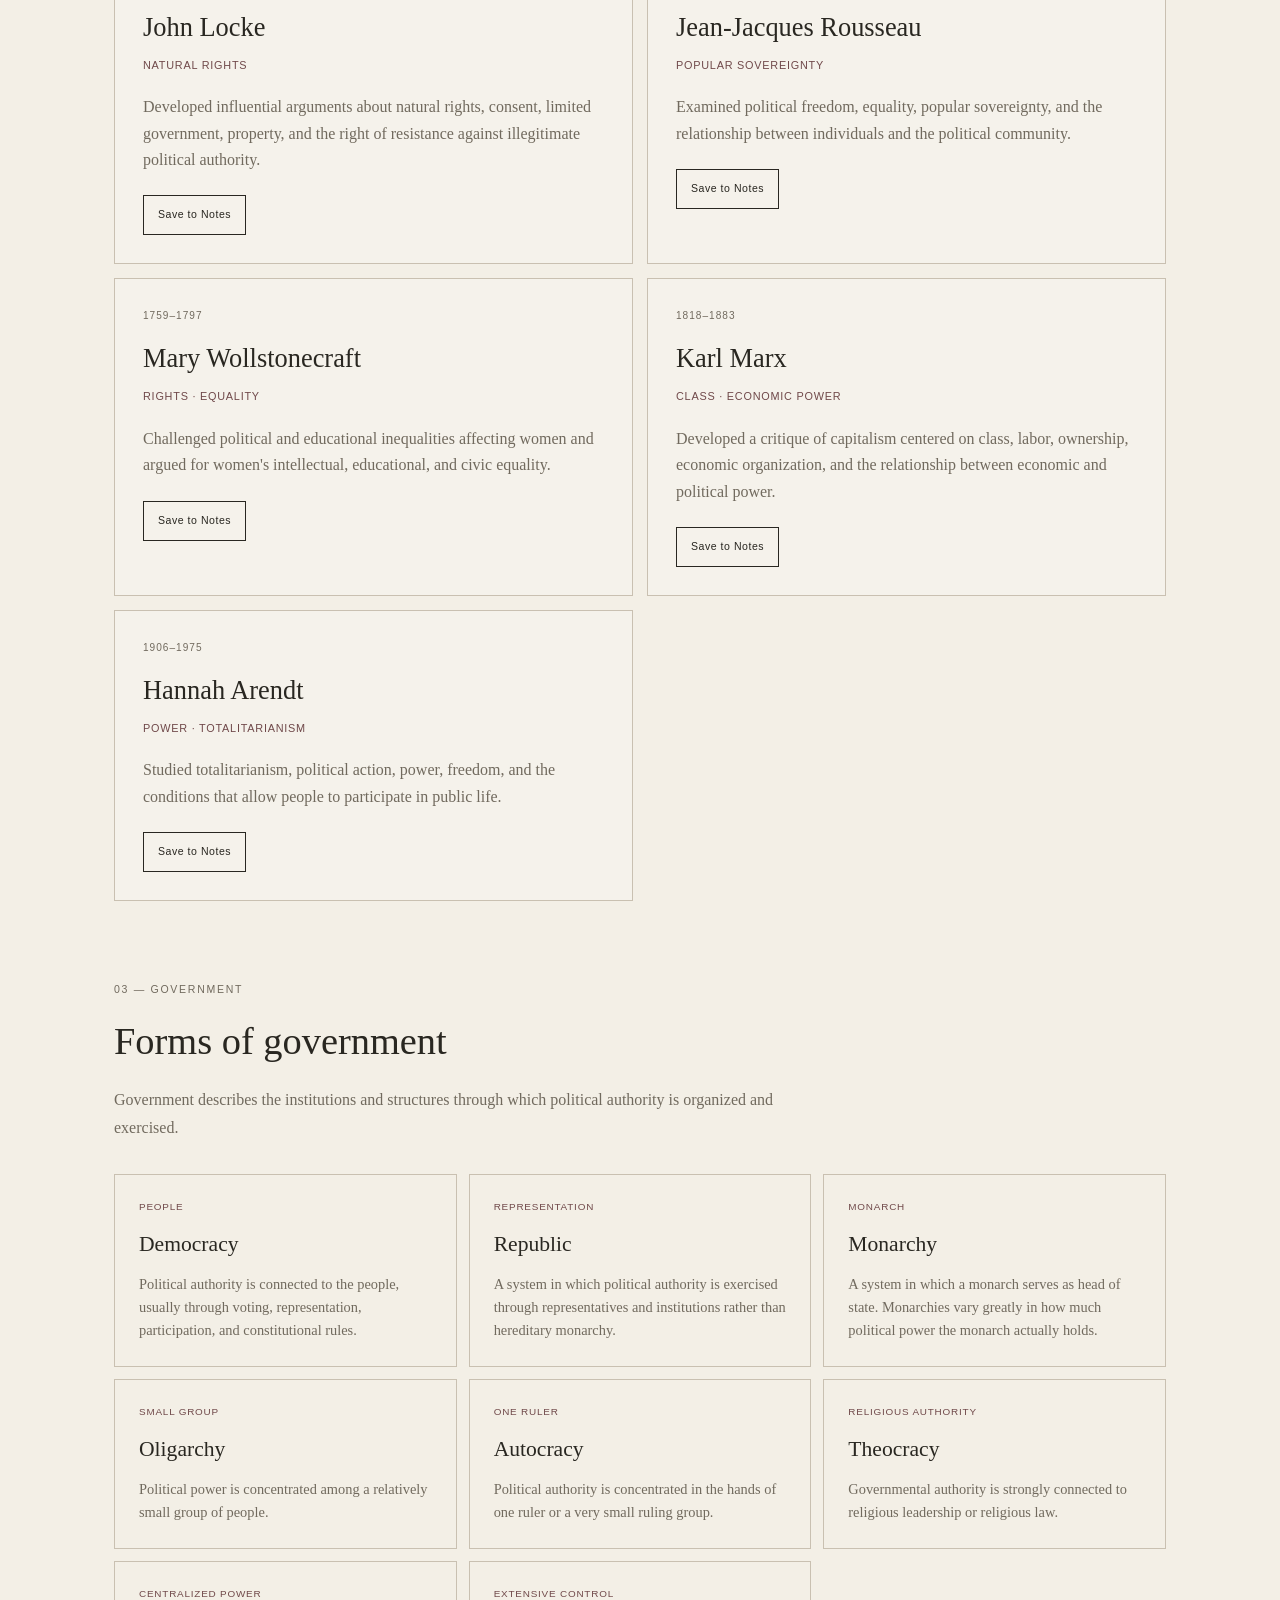
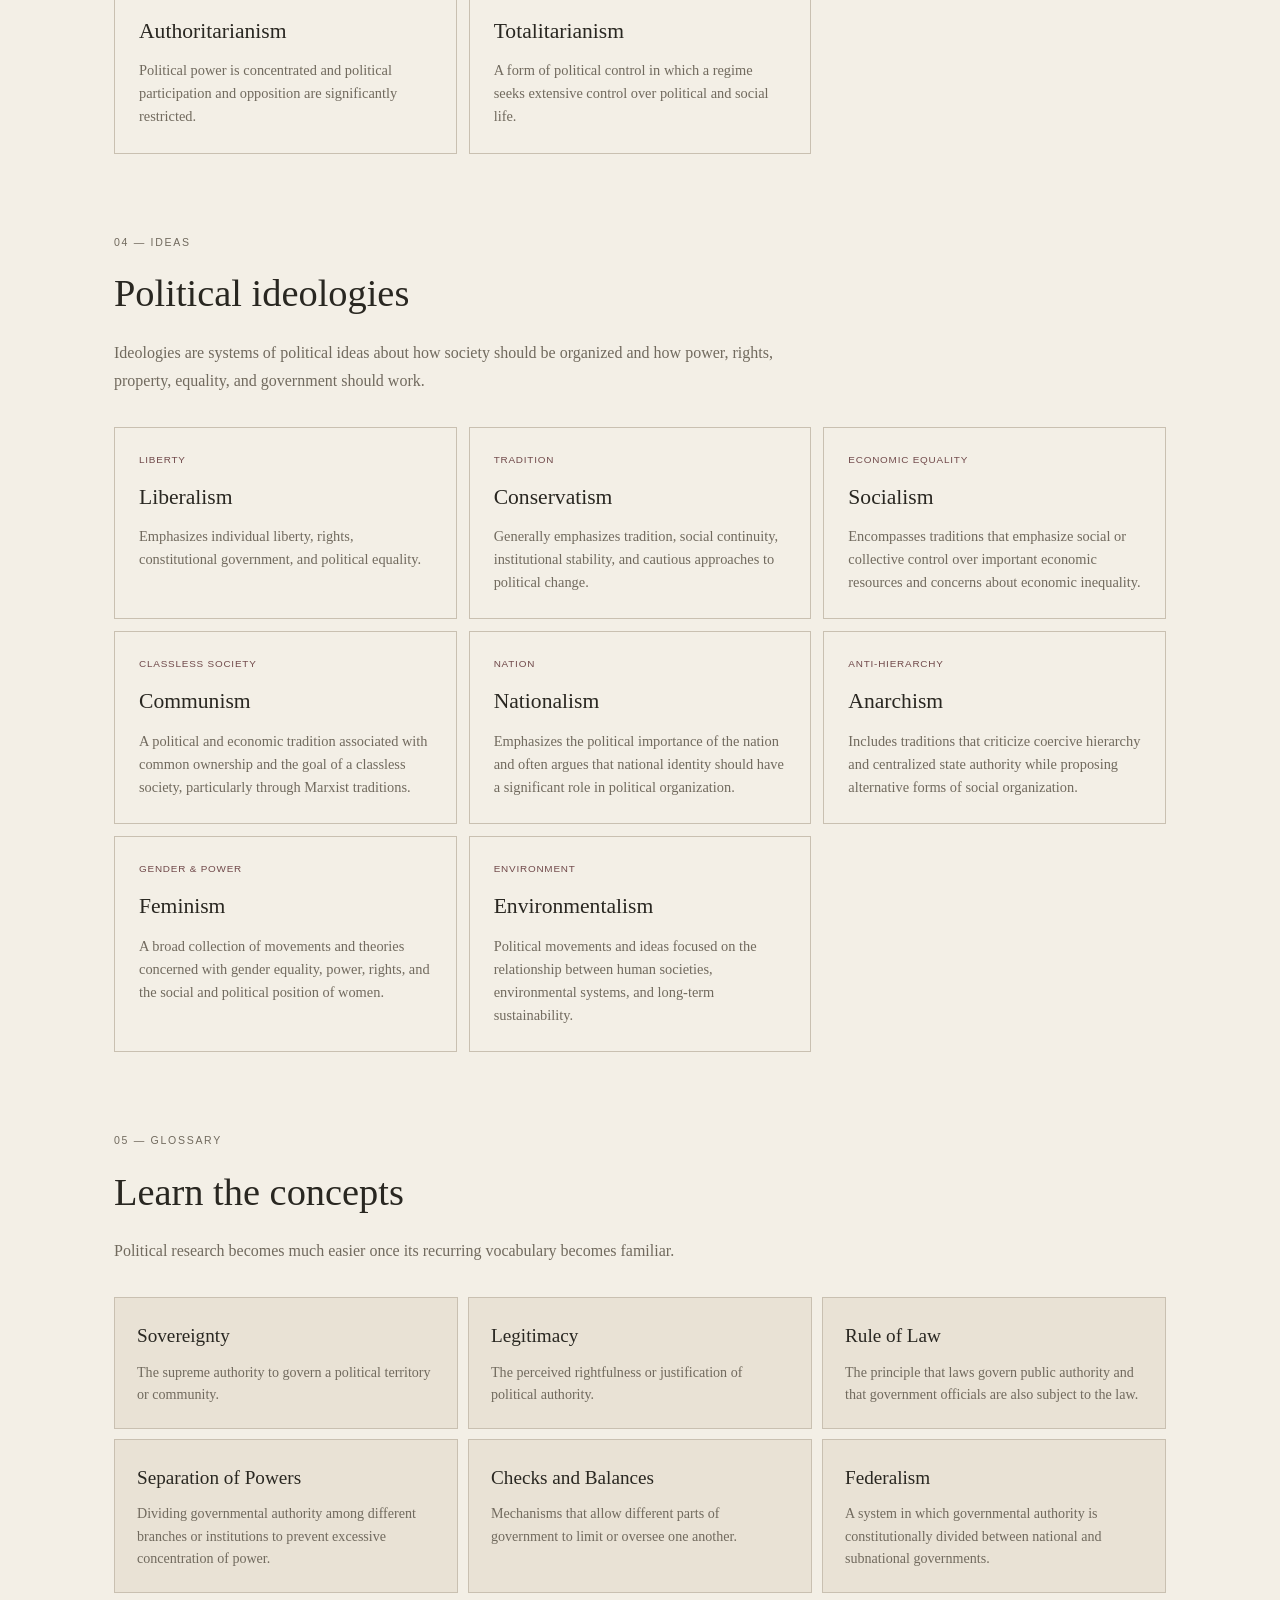
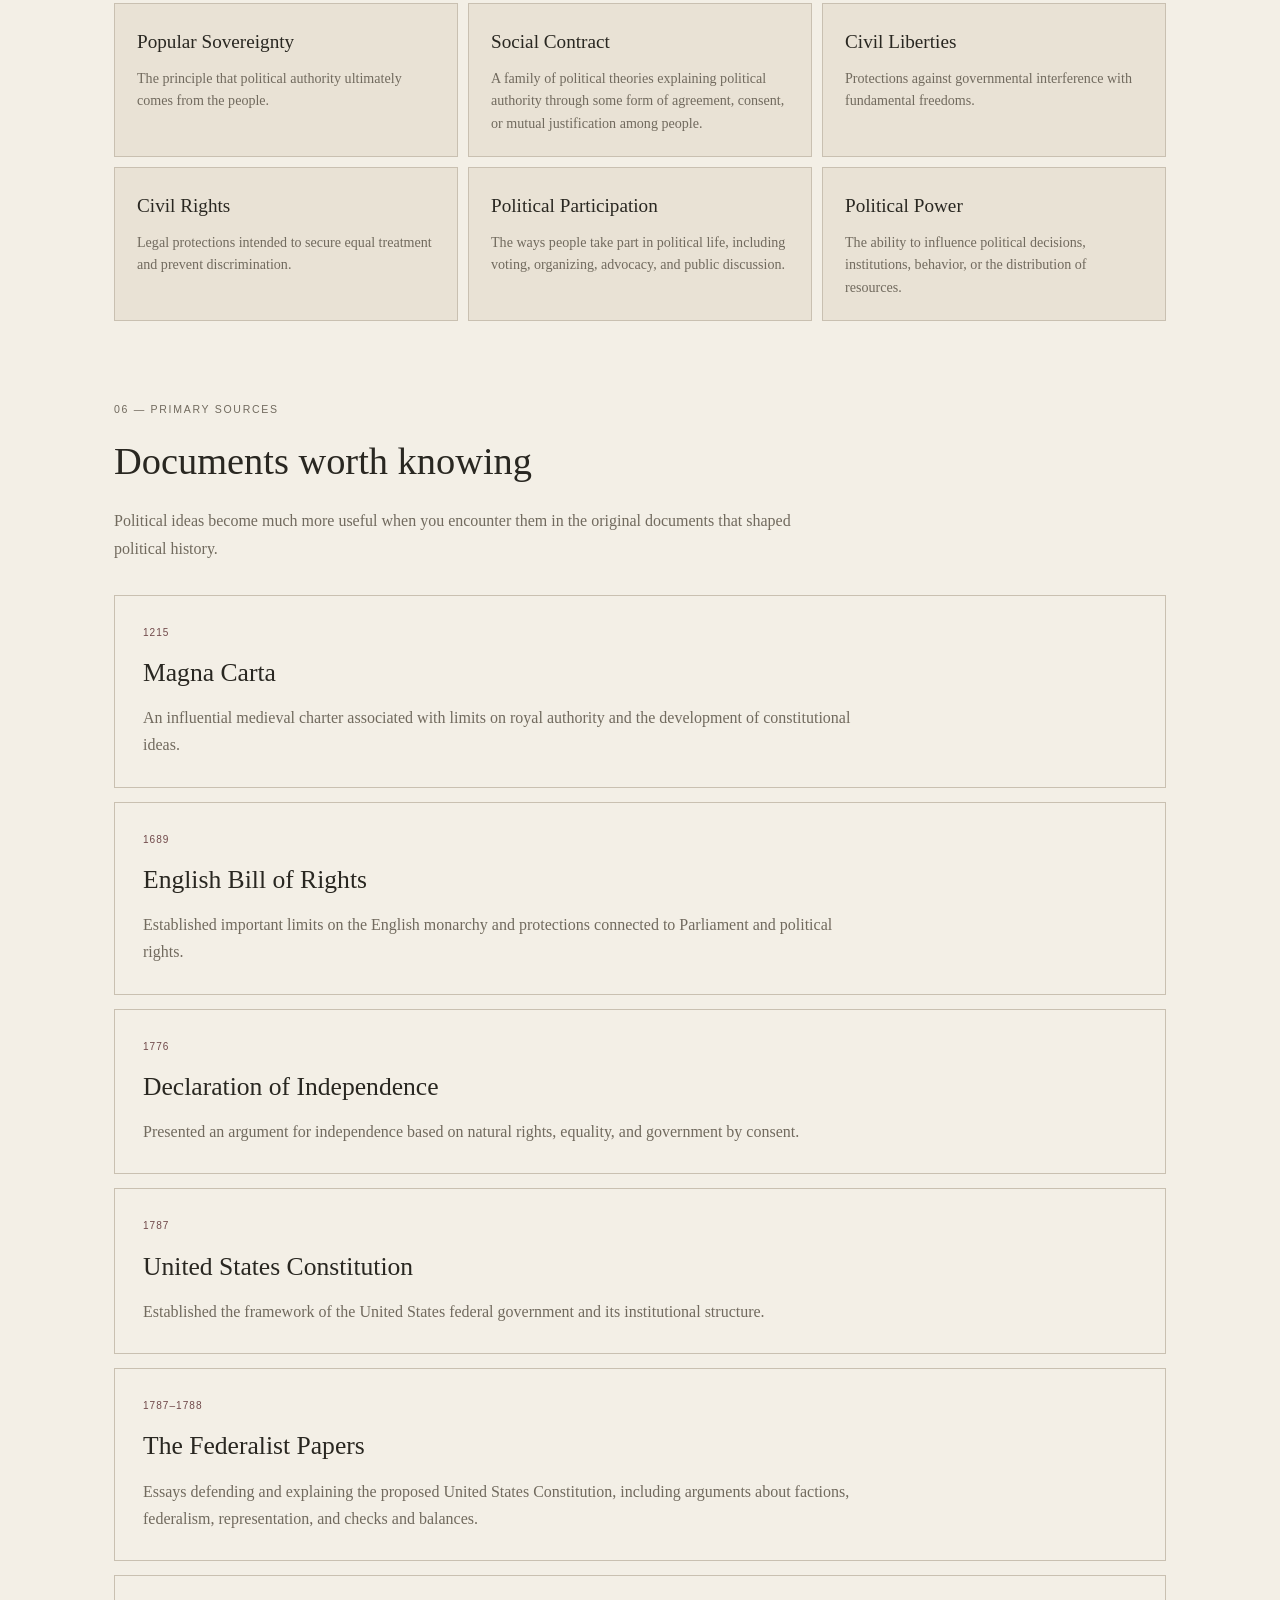
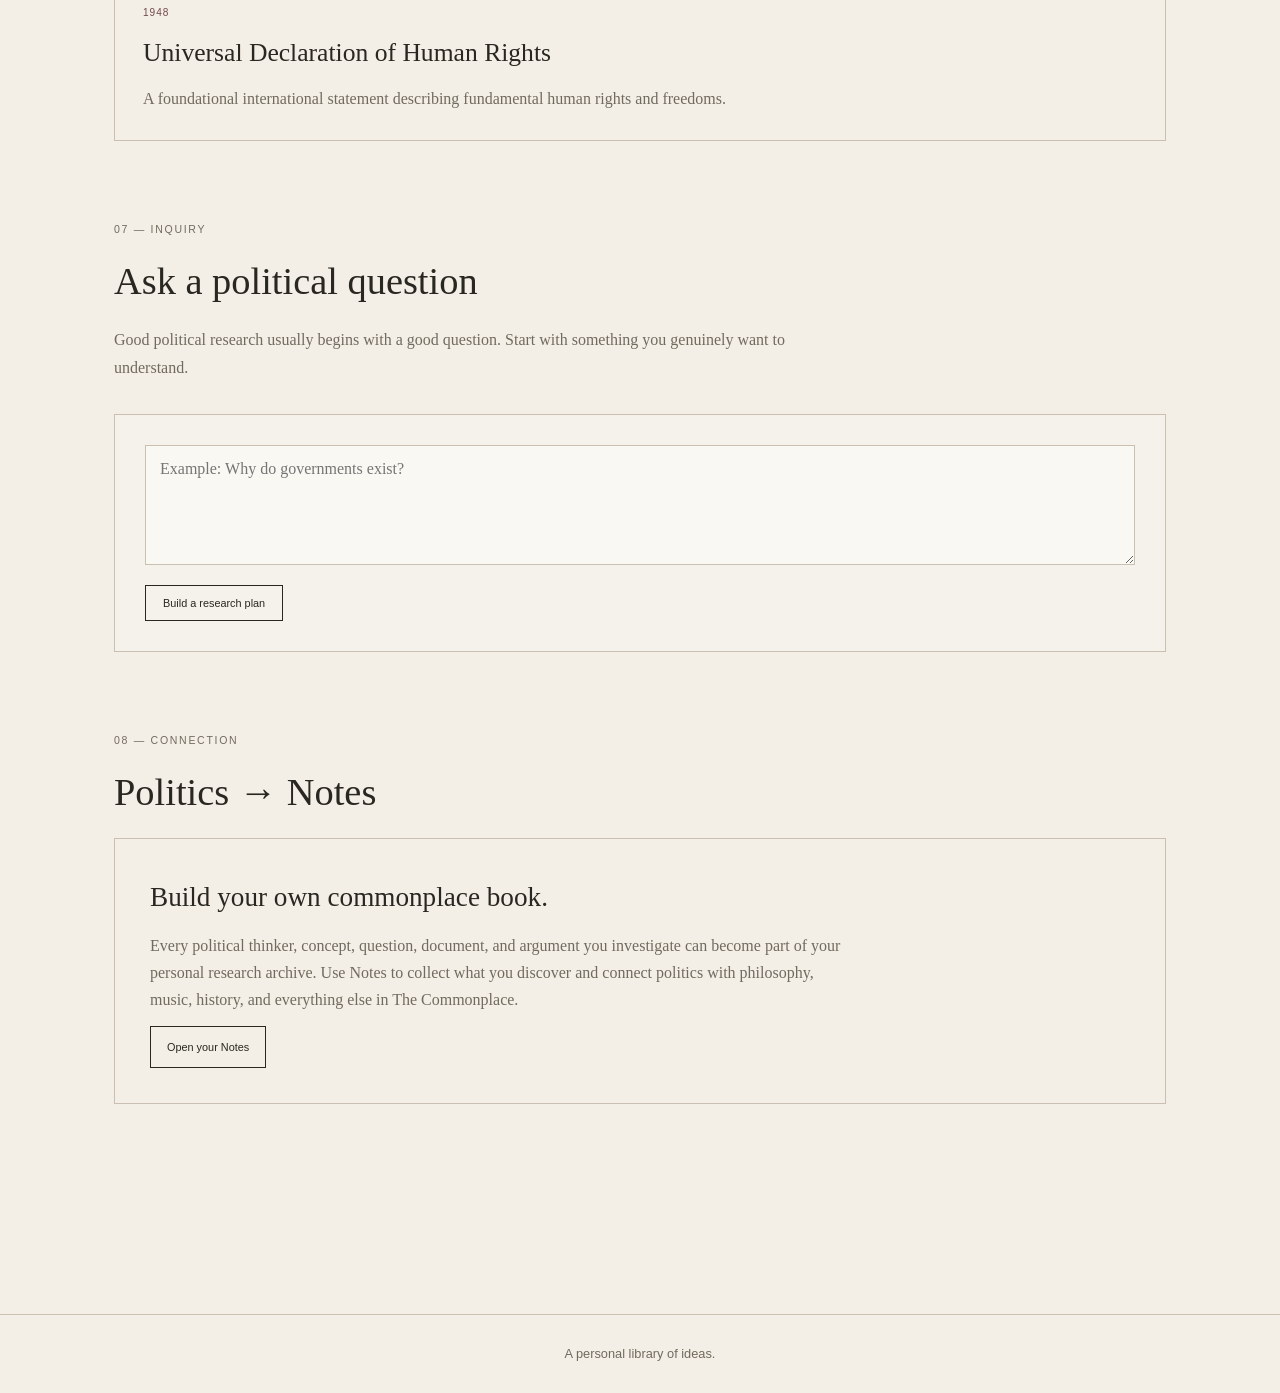
<file: politics.html>
<!DOCTYPE html>
<html lang="en">
<head>
    <meta charset="UTF-8">
    <meta name="viewport" content="width=device-width, initial-scale=1.0">

    <title>Politics — The Commonplace</title>

    <link rel="stylesheet" href="style.css">

    <style>

        /* =========================================
           POLITICS PAGE
           ========================================= */

        .politics-page {
            max-width: 1100px;
            margin: 0 auto;
            padding: 40px 24px 90px;
        }

        /* HERO */

        .politics-hero {
            padding: 55px 0 60px;
            border-bottom: 1px solid var(--border);
        }

        .eyebrow {
            font-family: Arial, sans-serif;
            font-size: .68rem;
            letter-spacing: .18em;
            color: var(--burgundy);
            margin-bottom: 18px;
        }

        .politics-hero h1 {
            margin: 0 0 25px;
            font-size: clamp(3.5rem, 9vw, 7rem);
            line-height: .9;
            font-weight: normal;
        }

        .politics-hero p {
            max-width: 720px;
            color: var(--muted);
            line-height: 1.8;
            font-size: 1.05rem;
        }

        .hero-question {
            margin-top: 35px;
            padding-left: 20px;
            border-left: 2px solid var(--burgundy);
            font-size: 1.15rem;
            line-height: 1.7;
        }

        /* SECTION */

        .politics-section {
            margin: 80px 0;
        }

        .section-label {
            font-family: Arial, sans-serif;
            font-size: .66rem;
            letter-spacing: .16em;
            color: var(--muted);
            margin-bottom: 10px;
        }

        .politics-section h2 {
            font-size: 2.4rem;
            font-weight: normal;
            margin: 0 0 12px;
        }

        .section-intro {
            max-width: 700px;
            color: var(--muted);
            line-height: 1.75;
            margin-bottom: 32px;
        }

        /* SEARCH */

        .politics-search {
            width: 100%;
            box-sizing: border-box;
            padding: 15px;
            border: 1px solid var(--border);
            background: rgba(255,255,255,.35);
            color: var(--ink);
            font-family: Georgia, "Times New Roman", serif;
            font-size: 1rem;
            margin-bottom: 30px;
        }

        .politics-search:focus {
            outline: 1px solid var(--burgundy);
        }

        .search-message {
            color: var(--muted);
            font-family: Arial, sans-serif;
            font-size: .7rem;
            letter-spacing: .04em;
        }

        /* TIMELINE */

        .timeline {
            position: relative;
            margin-top: 35px;
            padding-left: 30px;
            border-left: 1px solid var(--border);
        }

        .timeline-item {
            position: relative;
            margin-bottom: 48px;
        }

        .timeline-item::before {
            content: "";
            position: absolute;
            left: -35px;
            top: 5px;
            width: 9px;
            height: 9px;
            border: 1px solid var(--ink);
            background: var(--cream);
        }

        .timeline-date {
            font-family: Arial, sans-serif;
            font-size: .67rem;
            letter-spacing: .12em;
            color: var(--burgundy);
            margin-bottom: 8px;
        }

        .timeline-item h3 {
            font-size: 1.45rem;
            font-weight: normal;
            margin: 0 0 8px;
        }

        .timeline-item p {
            color: var(--muted);
            line-height: 1.7;
            max-width: 720px;
            margin: 0;
        }

        /* THINKERS */

        .thinker-grid {
            display: grid;
            grid-template-columns: repeat(2, 1fr);
            gap: 14px;
        }

        .thinker-card {
            border: 1px solid var(--border);
            padding: 28px;
            background: rgba(255,255,255,.18);
        }

        .thinker-period {
            font-family: Arial, sans-serif;
            font-size: .63rem;
            letter-spacing: .1em;
            color: var(--muted);
            margin-bottom: 12px;
        }

        .thinker-card h3 {
            font-size: 1.65rem;
            font-weight: normal;
            margin: 0 0 6px;
        }

        .thinker-school {
            color: var(--burgundy);
            font-family: Arial, sans-serif;
            font-size: .68rem;
            letter-spacing: .07em;
            margin-bottom: 20px;
        }

        .thinker-card p {
            color: var(--muted);
            line-height: 1.65;
        }

        .thinker-actions {
            margin-top: 22px;
        }

        .save-note-button {
            display: inline-block;
            padding: 10px 14px;
            border: 1px solid var(--ink);
            color: var(--ink) !important;
            text-decoration: none !important;
            font-family: Arial, sans-serif;
            font-size: .66rem;
            letter-spacing: .05em;
        }

        .save-note-button:hover {
            background: var(--ink);
            color: var(--cream) !important;
        }

        /* GOVERNMENT / IDEOLOGIES */

        .school-grid {
            display: grid;
            grid-template-columns: repeat(3, 1fr);
            gap: 12px;
        }

        .school-card {
            border: 1px solid var(--border);
            padding: 24px;
        }

        .school-card h3 {
            font-size: 1.35rem;
            font-weight: normal;
            margin: 0 0 10px;
        }

        .school-card p {
            color: var(--muted);
            line-height: 1.6;
            font-size: .9rem;
        }

        .school-origin {
            font-family: Arial, sans-serif;
            font-size: .62rem;
            letter-spacing: .08em;
            color: var(--burgundy);
            margin-bottom: 10px;
        }

        /* CONCEPTS */

        .concept-grid {
            display: grid;
            grid-template-columns: repeat(3, 1fr);
            gap: 10px;
        }

        .concept {
            border: 1px solid var(--border);
            padding: 22px;
        }

        .concept h3 {
            font-size: 1.2rem;
            font-weight: normal;
            margin: 0 0 8px;
        }

        .concept p {
            color: var(--muted);
            line-height: 1.6;
            font-size: .88rem;
            margin: 0;
        }

        /* DOCUMENTS */

        .document-list {
            display: grid;
            gap: 14px;
        }

        .document {
            border: 1px solid var(--border);
            padding: 28px;
        }

        .document-date {
            font-family: Arial, sans-serif;
            font-size: .63rem;
            letter-spacing: .1em;
            color: var(--burgundy);
            margin-bottom: 10px;
        }

        .document h3 {
            font-size: 1.6rem;
            font-weight: normal;
            margin: 0 0 10px;
        }

        .document p {
            color: var(--muted);
            line-height: 1.7;
            max-width: 720px;
        }

        /* QUESTIONS */

        .question-box {
            border: 1px solid var(--border);
            padding: 30px;
            background: rgba(255,255,255,.18);
        }

        .question-box textarea {
            width: 100%;
            min-height: 120px;
            box-sizing: border-box;
            padding: 14px;
            border: 1px solid var(--border);
            background: rgba(255,255,255,.4);
            color: var(--ink);
            font-family: Georgia, "Times New Roman", serif;
            font-size: 1rem;
            resize: vertical;
        }

        .question-box button {
            margin-top: 12px;
            padding: 11px 17px;
            border: 1px solid var(--ink);
            background: transparent;
            color: var(--ink);
            cursor: pointer;
            font-family: Arial, sans-serif;
            font-size: .68rem;
        }

        .question-box button:hover {
            background: var(--ink);
            color: var(--cream);
        }

        .question-result {
            display: none;
            margin-top: 25px;
            padding-top: 25px;
            border-top: 1px solid var(--border);
        }

        .question-result.active {
            display: block;
        }

        .question-result h3 {
            font-size: 1.25rem;
            font-weight: normal;
        }

        .research-steps {
            color: var(--muted);
            line-height: 1.8;
        }

        /* NOTES */

        .notes-connection {
            border: 1px solid var(--border);
            padding: 35px;
        }

        .notes-connection h3 {
            font-size: 1.7rem;
            font-weight: normal;
            margin: 0 0 12px;
        }

        .notes-connection p {
            color: var(--muted);
            line-height: 1.7;
            max-width: 700px;
        }

        .notes-link {
            display: inline-block;
            margin-top: 12px;
            padding: 11px 16px;
            border: 1px solid var(--ink);
            color: var(--ink) !important;
            text-decoration: none !important;
            font-family: Arial, sans-serif;
            font-size: .68rem;
        }

        .notes-link:hover {
            background: var(--ink);
            color: var(--cream) !important;
        }

        /* MOBILE */

        @media (max-width: 800px) {

            .thinker-grid {
                grid-template-columns: 1fr;
            }

            .school-grid,
            .concept-grid {
                grid-template-columns: 1fr 1fr;
            }

        }

        @media (max-width: 600px) {

            .politics-page {
                padding: 25px 16px 60px;
            }

            .politics-hero {
                padding-top: 30px;
            }

            .school-grid,
            .concept-grid {
                grid-template-columns: 1fr;
            }

            .politics-section {
                margin: 60px 0;
            }

        }

    </style>
</head>


<body>

<header class="commonplace-header">

    <a href="index.html" class="commonplace-logo">
        The Commonplace
    </a>

    <nav class="commonplace-nav">
        <a href="philosophy.html">Philosophy</a>
        <a href="politics.html">Politics</a>
        <a href="music.html">Music</a>
        <a href="notes.html">Notes</a>
    </nav>

</header>


<main class="politics-page">


    <!-- =====================================
         HERO
         ===================================== -->

    <section class="politics-hero">

        <div class="eyebrow">
            02 — POLITICS
        </div>

        <h1>
            Politics
        </h1>

        <p>
            The study of power, government, institutions,
            citizenship, conflict, rights, and the ways people
            organize themselves.
        </p>

        <div class="hero-question">
            Who gets power, how is it used, and what makes a
            government legitimate?
        </div>

    </section>


    <!-- =====================================
         SEARCH
         ===================================== -->

    <section class="politics-section">

        <div class="section-label">
            EXPLORE
        </div>

        <h2>
            Start anywhere.
        </h2>

        <p class="section-intro">
            Search this page for political thinkers, governments,
            ideologies, concepts, documents, or historical events.
        </p>

        <input
            class="politics-search"
            id="politicsSearch"
            type="search"
            placeholder="Search politics..."
            oninput="searchPolitics()"
        >

        <div
            id="searchMessage"
            class="search-message"
        ></div>

    </section>


    <!-- =====================================
         TIMELINE
         ===================================== -->

    <section
        class="politics-section"
        id="timeline"
    >

        <div class="section-label">
            01 — HISTORY
        </div>

        <h2>
            Follow the timeline
        </h2>

        <p class="section-intro">
            Political systems and political ideas developed over
            thousands of years. Follow the timeline to see how
            ideas about authority, citizenship, rights, and
            government changed over time.
        </p>


        <div class="timeline">


            <div class="timeline-item searchable">

                <div class="timeline-date">
                    c. 3500–500 BCE
                </div>

                <h3>
                    Early states and civilizations
                </h3>

                <p>
                    Early civilizations developed organized
                    governments, legal systems, taxation, armies,
                    and social hierarchies. Mesopotamia, Egypt,
                    the Indus Valley, and ancient China provide
                    some of the earliest examples of large-scale
                    political organization.
                </p>

            </div>


            <div class="timeline-item searchable">

                <div class="timeline-date">
                    c. 508 BCE
                </div>

                <h3>
                    Athenian democracy
                </h3>

                <p>
                    Athens developed a form of direct democracy
                    in which eligible citizens participated
                    directly in political decisions. Its system
                    excluded large parts of the population from
                    citizenship.
                </p>

            </div>


            <div class="timeline-item searchable">

                <div class="timeline-date">
                    c. 380 BCE
                </div>

                <h3>
                    Plato and the ideal state
                </h3>

                <p>
                    Plato examined justice, political leadership,
                    education, and the organization of society in
                    <em>The Republic</em>.
                </p>

            </div>


            <div class="timeline-item searchable">

                <div class="timeline-date">
                    c. 350 BCE
                </div>

                <h3>
                    Aristotle studies government
                </h3>

                <p>
                    Aristotle compared different forms of government
                    and examined citizenship, constitutions,
                    political stability, and the purpose of the
                    political community.
                </p>

            </div>


            <div class="timeline-item searchable">

                <div class="timeline-date">
                    1215
                </div>

                <h3>
                    Magna Carta
                </h3>

                <p>
                    The Magna Carta placed important limits on
                    royal authority in medieval England and became
                    influential in the later development of
                    constitutional government and the rule of law.
                </p>

            </div>


            <div class="timeline-item searchable">

                <div class="timeline-date">
                    1600s–1700s
                </div>

                <h3>
                    The Enlightenment
                </h3>

                <p>
                    Enlightenment thinkers developed influential
                    arguments about natural rights, reason,
                    liberty, sovereignty, government, and the
                    relationship between citizens and political
                    authority.
                </p>

            </div>


            <div class="timeline-item searchable">

                <div class="timeline-date">
                    1776
                </div>

                <h3>
                    American Declaration of Independence
                </h3>

                <p>
                    The Declaration argued that governments derive
                    their legitimacy from the consent of the
                    governed and that people possess fundamental
                    rights.
                </p>

            </div>


            <div class="timeline-item searchable">

                <div class="timeline-date">
                    1787–1788
                </div>

                <h3>
                    Constitutional government
                </h3>

                <p>
                    The United States Constitution established
                    a federal system with separated powers,
                    checks and balances, representative government,
                    and a framework for limiting governmental
                    authority.
                </p>

            </div>


            <div class="timeline-item searchable">

                <div class="timeline-date">
                    1789
                </div>

                <h3>
                    French Revolution
                </h3>

                <p>
                    The French Revolution challenged monarchy and
                    inherited privilege while introducing powerful
                    debates about citizenship, equality, sovereignty,
                    and political rights.
                </p>

            </div>


            <div class="timeline-item searchable">

                <div class="timeline-date">
                    1800s
                </div>

                <h3>
                    Industrialization and new ideologies
                </h3>

                <p>
                    Industrialization transformed societies and
                    contributed to the development and spread of
                    liberalism, socialism, nationalism, labor
                    movements, and other political ideologies.
                </p>

            </div>


            <div class="timeline-item searchable">

                <div class="timeline-date">
                    1900s
                </div>

                <h3>
                    Mass democracy and political movements
                </h3>

                <p>
                    The twentieth century saw major struggles over
                    democracy, colonialism, communism, fascism,
                    civil rights, women's political participation,
                    national independence, and human rights.
                </p>

            </div>


            <div class="timeline-item searchable">

                <div class="timeline-date">
                    2000s–present
                </div>

                <h3>
                    Politics in a connected world
                </h3>

                <p>
                    Digital communication, globalization, political
                    polarization, misinformation, migration,
                    climate politics, and changing relationships
                    between governments and citizens shape
                    contemporary political life.
                </p>

            </div>


        </div>

    </section>


    <!-- =====================================
         THINKERS
         ===================================== -->

    <section
        class="politics-section"
        id="thinkers"
    >

        <div class="section-label">
            02 — THINKERS
        </div>

        <h2>
            Meet the thinkers
        </h2>

        <p class="section-intro">
            Political thought is a conversation across centuries.
            These thinkers provide starting points for understanding
            arguments about power, government, rights, society,
            and political change.
        </p>


        <div class="thinker-grid">


            <article class="thinker-card searchable">

                <div class="thinker-period">
                    c. 428–348 BCE
                </div>

                <h3>
                    Plato
                </h3>

                <div class="thinker-school">
                    ANCIENT GREECE
                </div>

                <p>
                    Explored justice, political leadership, education,
                    knowledge, and the ideal organization of society.
                    His political philosophy is especially important
                    for understanding debates about who should govern.
                </p>

                <div class="thinker-actions">

                    <a
                        class="save-note-button"
                        href="notes.html?title=Plato&category=Politics&source=Plato"
                    >
                        Save to Notes
                    </a>

                </div>

            </article>


            <article class="thinker-card searchable">

                <div class="thinker-period">
                    384–322 BCE
                </div>

                <h3>
                    Aristotle
                </h3>

                <div class="thinker-school">
                    ANCIENT GREECE
                </div>

                <p>
                    Classified political systems and examined
                    citizenship, constitutions, political stability,
                    and the purpose of political communities.
                </p>

                <div class="thinker-actions">

                    <a
                        class="save-note-button"
                        href="notes.html?title=Aristotle&category=Politics&source=Aristotle"
                    >
                        Save to Notes
                    </a>

                </div>

            </article>


            <article class="thinker-card searchable">

                <div class="thinker-period">
                    1469–1527
                </div>

                <h3>
                    Niccolò Machiavelli
                </h3>

                <div class="thinker-school">
                    REALISM · POWER
                </div>

                <p>
                    Analyzed political power, leadership, conflict,
                    statecraft, and the practical realities of
                    political rule. His work is especially important
                    to the study of political realism.
                </p>

                <div class="thinker-actions">

                    <a
                        class="save-note-button"
                        href="notes.html?title=Machiavelli&category=Politics&source=Machiavelli"
                    >
                        Save to Notes
                    </a>

                </div>

            </article>


            <article class="thinker-card searchable">

                <div class="thinker-period">
                    1588–1679
                </div>

                <h3>
                    Thomas Hobbes
                </h3>

                <div class="thinker-school">
                    SOCIAL CONTRACT
                </div>

                <p>
                    Argued that political authority could be
                    justified by the need for security and order.
                    His account of the state of nature became a major
                    part of social contract theory.
                </p>

                <div class="thinker-actions">

                    <a
                        class="save-note-button"
                        href="notes.html?title=Thomas%20Hobbes&category=Politics&source=Hobbes"
                    >
                        Save to Notes
                    </a>

                </div>

            </article>


            <article class="thinker-card searchable">

                <div class="thinker-period">
                    1632–1704
                </div>

                <h3>
                    John Locke
                </h3>

                <div class="thinker-school">
                    NATURAL RIGHTS
                </div>

                <p>
                    Developed influential arguments about natural
                    rights, consent, limited government, property,
                    and the right of resistance against illegitimate
                    political authority.
                </p>

                <div class="thinker-actions">

                    <a
                        class="save-note-button"
                        href="notes.html?title=John%20Locke&category=Politics&source=Locke"
                    >
                        Save to Notes
                    </a>

                </div>

            </article>


            <article class="thinker-card searchable">

                <div class="thinker-period">
                    1712–1778
                </div>

                <h3>
                    Jean-Jacques Rousseau
                </h3>

                <div class="thinker-school">
                    POPULAR SOVEREIGNTY
                </div>

                <p>
                    Examined political freedom, equality, popular
                    sovereignty, and the relationship between
                    individuals and the political community.
                </p>

                <div class="thinker-actions">

                    <a
                        class="save-note-button"
                        href="notes.html?title=Rousseau&category=Politics&source=Rousseau"
                    >
                        Save to Notes
                    </a>

                </div>

            </article>


            <article class="thinker-card searchable">

                <div class="thinker-period">
                    1759–1797
                </div>

                <h3>
                    Mary Wollstonecraft
                </h3>

                <div class="thinker-school">
                    RIGHTS · EQUALITY
                </div>

                <p>
                    Challenged political and educational inequalities
                    affecting women and argued for women's intellectual,
                    educational, and civic equality.
                </p>

                <div class="thinker-actions">

                    <a
                        class="save-note-button"
                        href="notes.html?title=Mary%20Wollstonecraft&category=Politics&source=Wollstonecraft"
                    >
                        Save to Notes
                    </a>

                </div>

            </article>


            <article class="thinker-card searchable">

                <div class="thinker-period">
                    1818–1883
                </div>

                <h3>
                    Karl Marx
                </h3>

                <div class="thinker-school">
                    CLASS · ECONOMIC POWER
                </div>

                <p>
                    Developed a critique of capitalism centered on
                    class, labor, ownership, economic organization,
                    and the relationship between economic and
                    political power.
                </p>

                <div class="thinker-actions">

                    <a
                        class="save-note-button"
                        href="notes.html?title=Karl%20Marx&category=Politics&source=Marx"
                    >
                        Save to Notes
                    </a>

                </div>

            </article>


            <article class="thinker-card searchable">

                <div class="thinker-period">
                    1906–1975
                </div>

                <h3>
                    Hannah Arendt
                </h3>

                <div class="thinker-school">
                    POWER · TOTALITARIANISM
                </div>

                <p>
                    Studied totalitarianism, political action, power,
                    freedom, and the conditions that allow people to
                    participate in public life.
                </p>

                <div class="thinker-actions">

                    <a
                        class="save-note-button"
                        href="notes.html?title=Hannah%20Arendt&category=Politics&source=Arendt"
                    >
                        Save to Notes
                    </a>

                </div>

            </article>


        </div>

    </section>


    <!-- =====================================
         FORMS OF GOVERNMENT
         ===================================== -->

    <section
        class="politics-section"
        id="government"
    >

        <div class="section-label">
            03 — GOVERNMENT
        </div>

        <h2>
            Forms of government
        </h2>

        <p class="section-intro">
            Government describes the institutions and structures
            through which political authority is organized and
            exercised.
        </p>


        <div class="school-grid">


            <article class="school-card searchable">

                <div class="school-origin">
                    PEOPLE
                </div>

                <h3>
                    Democracy
                </h3>

                <p>
                    Political authority is connected to the people,
                    usually through voting, representation,
                    participation, and constitutional rules.
                </p>

            </article>


            <article class="school-card searchable">

                <div class="school-origin">
                    REPRESENTATION
                </div>

                <h3>
                    Republic
                </h3>

                <p>
                    A system in which political authority is exercised
                    through representatives and institutions rather
                    than hereditary monarchy.
                </p>

            </article>


            <article class="school-card searchable">

                <div class="school-origin">
                    MONARCH
                </div>

                <h3>
                    Monarchy
                </h3>

                <p>
                    A system in which a monarch serves as head of
                    state. Monarchies vary greatly in how much
                    political power the monarch actually holds.
                </p>

            </article>


            <article class="school-card searchable">

                <div class="school-origin">
                    SMALL GROUP
                </div>

                <h3>
                    Oligarchy
                </h3>

                <p>
                    Political power is concentrated among a relatively
                    small group of people.
                </p>

            </article>


            <article class="school-card searchable">

                <div class="school-origin">
                    ONE RULER
                </div>

                <h3>
                    Autocracy
                </h3>

                <p>
                    Political authority is concentrated in the hands
                    of one ruler or a very small ruling group.
                </p>

            </article>


            <article class="school-card searchable">

                <div class="school-origin">
                    RELIGIOUS AUTHORITY
                </div>

                <h3>
                    Theocracy
                </h3>

                <p>
                    Governmental authority is strongly connected to
                    religious leadership or religious law.
                </p>

            </article>


            <article class="school-card searchable">

                <div class="school-origin">
                    CENTRALIZED POWER
                </div>

                <h3>
                    Authoritarianism
                </h3>

                <p>
                    Political power is concentrated and political
                    participation and opposition are significantly
                    restricted.
                </p>

            </article>


            <article class="school-card searchable">

                <div class="school-origin">
                    EXTENSIVE CONTROL
                </div>

                <h3>
                    Totalitarianism
                </h3>

                <p>
                    A form of political control in which a regime
                    seeks extensive control over political and
                    social life.
                </p>

            </article>


        </div>

    </section>


    <!-- =====================================
         IDEOLOGIES
         ===================================== -->

    <section
        class="politics-section"
        id="ideologies"
    >

        <div class="section-label">
            04 — IDEAS
        </div>

        <h2>
            Political ideologies
        </h2>

        <p class="section-intro">
            Ideologies are systems of political ideas about how
            society should be organized and how power, rights,
            property, equality, and government should work.
        </p>


        <div class="school-grid">


            <article class="school-card searchable">

                <div class="school-origin">
                    LIBERTY
                </div>

                <h3>
                    Liberalism
                </h3>

                <p>
                    Emphasizes individual liberty, rights,
                    constitutional government, and political equality.
                </p>

            </article>


            <article class="school-card searchable">

                <div class="school-origin">
                    TRADITION
                </div>

                <h3>
                    Conservatism
                </h3>

                <p>
                    Generally emphasizes tradition, social continuity,
                    institutional stability, and cautious approaches
                    to political change.
                </p>

            </article>


            <article class="school-card searchable">

                <div class="school-origin">
                    ECONOMIC EQUALITY
                </div>

                <h3>
                    Socialism
                </h3>

                <p>
                    Encompasses traditions that emphasize social or
                    collective control over important economic
                    resources and concerns about economic inequality.
                </p>

            </article>


            <article class="school-card searchable">

                <div class="school-origin">
                    CLASSLESS SOCIETY
                </div>

                <h3>
                    Communism
                </h3>

                <p>
                    A political and economic tradition associated
                    with common ownership and the goal of a classless
                    society, particularly through Marxist traditions.
                </p>

            </article>


            <article class="school-card searchable">

                <div class="school-origin">
                    NATION
                </div>

                <h3>
                    Nationalism
                </h3>

                <p>
                    Emphasizes the political importance of the nation
                    and often argues that national identity should
                    have a significant role in political organization.
                </p>

            </article>


            <article class="school-card searchable">

                <div class="school-origin">
                    ANTI-HIERARCHY
                </div>

                <h3>
                    Anarchism
                </h3>

                <p>
                    Includes traditions that criticize coercive
                    hierarchy and centralized state authority while
                    proposing alternative forms of social organization.
                </p>

            </article>


            <article class="school-card searchable">

                <div class="school-origin">
                    GENDER &amp; POWER
                </div>

                <h3>
                    Feminism
                </h3>

                <p>
                    A broad collection of movements and theories
                    concerned with gender equality, power, rights,
                    and the social and political position of women.
                </p>

            </article>


            <article class="school-card searchable">

                <div class="school-origin">
                    ENVIRONMENT
                </div>

                <h3>
                    Environmentalism
                </h3>

                <p>
                    Political movements and ideas focused on the
                    relationship between human societies, environmental
                    systems, and long-term sustainability.
                </p>

            </article>


        </div>

    </section>


    <!-- =====================================
         CONCEPTS
         ===================================== -->

    <section
        class="politics-section"
        id="concepts"
    >

        <div class="section-label">
            05 — GLOSSARY
        </div>

        <h2>
            Learn the concepts
        </h2>

        <p class="section-intro">
            Political research becomes much easier once its
            recurring vocabulary becomes familiar.
        </p>


        <div class="concept-grid">


            <article class="concept searchable">

                <h3>
                    Sovereignty
                </h3>

                <p>
                    The supreme authority to govern a political
                    territory or community.
                </p>

            </article>


            <article class="concept searchable">

                <h3>
                    Legitimacy
                </h3>

                <p>
                    The perceived rightfulness or justification
                    of political authority.
                </p>

            </article>


            <article class="concept searchable">

                <h3>
                    Rule of Law
                </h3>

                <p>
                    The principle that laws govern public authority
                    and that government officials are also subject
                    to the law.
                </p>

            </article>


            <article class="concept searchable">

                <h3>
                    Separation of Powers
                </h3>

                <p>
                    Dividing governmental authority among different
                    branches or institutions to prevent excessive
                    concentration of power.
                </p>

            </article>


            <article class="concept searchable">

                <h3>
                    Checks and Balances
                </h3>

                <p>
                    Mechanisms that allow different parts of
                    government to limit or oversee one another.
                </p>

            </article>


            <article class="concept searchable">

                <h3>
                    Federalism
                </h3>

                <p>
                    A system in which governmental authority is
                    constitutionally divided between national and
                    subnational governments.
                </p>

            </article>


            <article class="concept searchable">

                <h3>
                    Popular Sovereignty
                </h3>

                <p>
                    The principle that political authority ultimately
                    comes from the people.
                </p>

            </article>


            <article class="concept searchable">

                <h3>
                    Social Contract
                </h3>

                <p>
                    A family of political theories explaining
                    political authority through some form of agreement,
                    consent, or mutual justification among people.
                </p>

            </article>


            <article class="concept searchable">

                <h3>
                    Civil Liberties
                </h3>

                <p>
                    Protections against governmental interference
                    with fundamental freedoms.
                </p>

            </article>


            <article class="concept searchable">

                <h3>
                    Civil Rights
                </h3>

                <p>
                    Legal protections intended to secure equal
                    treatment and prevent discrimination.
                </p>

            </article>


            <article class="concept searchable">

                <h3>
                    Political Participation
                </h3>

                <p>
                    The ways people take part in political life,
                    including voting, organizing, advocacy, and
                    public discussion.
                </p>

            </article>


            <article class="concept searchable">

                <h3>
                    Political Power
                </h3>

                <p>
                    The ability to influence political decisions,
                    institutions, behavior, or the distribution
                    of resources.
                </p>

            </article>


        </div>

    </section>


    <!-- =====================================
         DOCUMENTS
         ===================================== -->

    <section
        class="politics-section"
        id="documents"
    >

        <div class="section-label">
            06 — PRIMARY SOURCES
        </div>

        <h2>
            Documents worth knowing
        </h2>

        <p class="section-intro">
            Political ideas become much more useful when you
            encounter them in the original documents that shaped
            political history.
        </p>


        <div class="document-list">


            <article class="document searchable">

                <div class="document-date">
                    1215
                </div>

                <h3>
                    Magna Carta
                </h3>

                <p>
                    An influential medieval charter associated with
                    limits on royal authority and the development
                    of constitutional ideas.
                </p>

            </article>


            <article class="document searchable">

                <div class="document-date">
                    1689
                </div>

                <h3>
                    English Bill of Rights
                </h3>

                <p>
                    Established important limits on the English
                    monarchy and protections connected to Parliament
                    and political rights.
                </p>

            </article>


            <article class="document searchable">

                <div class="document-date">
                    1776
                </div>

                <h3>
                    Declaration of Independence
                </h3>

                <p>
                    Presented an argument for independence based
                    on natural rights, equality, and government
                    by consent.
                </p>

            </article>


            <article class="document searchable">

                <div class="document-date">
                    1787
                </div>

                <h3>
                    United States Constitution
                </h3>

                <p>
                    Established the framework of the United States
                    federal government and its institutional
                    structure.
                </p>

            </article>


            <article class="document searchable">

                <div class="document-date">
                    1787–1788
                </div>

                <h3>
                    The Federalist Papers
                </h3>

                <p>
                    Essays defending and explaining the proposed
                    United States Constitution, including arguments
                    about factions, federalism, representation,
                    and checks and balances.
                </p>

            </article>


            <article class="document searchable">

                <div class="document-date">
                    1948
                </div>

                <h3>
                    Universal Declaration of Human Rights
                </h3>

                <p>
                    A foundational international statement describing
                    fundamental human rights and freedoms.
                </p>

            </article>


        </div>

    </section>


    <!-- =====================================
         QUESTIONS
         ===================================== -->

    <section
        class="politics-section"
        id="questions"
    >

        <div class="section-label">
            07 — INQUIRY
        </div>

        <h2>
            Ask a political question
        </h2>

        <p class="section-intro">
            Good political research usually begins with a good
            question. Start with something you genuinely want
            to understand.
        </p>


        <div class="question-box">

            <textarea
                id="politicalQuestion"
                placeholder="Example: Why do governments exist?"
            ></textarea>


            <button
                onclick="generatePoliticalResearchPlan()"
            >
                Build a research plan
            </button>


            <div
                class="question-result"
                id="questionResult"
            >

                <h3>
                    Your question
                </h3>

                <p id="questionText"></p>


                <div class="research-steps">

                    <strong>
                        Start here:
                    </strong>

                    <ol>

                        <li>
                            Define the important terms in your question.
                        </li>

                        <li>
                            Find at least two thinkers or political
                            traditions that approach the issue differently.
                        </li>

                        <li>
                            Identify the strongest argument on each side.
                        </li>

                        <li>
                            Look for historical examples that support
                            or challenge those arguments.
                        </li>

                        <li>
                            Write your own provisional conclusion.
                        </li>

                    </ol>

                </div>


                <a
                    class="save-note-button"
                    id="questionNoteLink"
                    href="notes.html"
                >
                    Save question to Notes
                </a>

            </div>

        </div>

    </section>


    <!-- =====================================
         NOTES
         ===================================== -->

    <section
        class="politics-section"
        id="notes"
    >

        <div class="section-label">
            08 — CONNECTION
        </div>

        <h2>
            Politics → Notes
        </h2>


        <div class="notes-connection">

            <h3>
                Build your own commonplace book.
            </h3>

            <p>
                Every political thinker, concept, question,
                document, and argument you investigate can become
                part of your personal research archive. Use Notes
                to collect what you discover and connect politics
                with philosophy, music, history, and everything else
                in The Commonplace.
            </p>


            <a
                class="notes-link"
                href="notes.html"
            >
                Open your Notes
            </a>

        </div>

    </section>


</main>


<footer>

    <p>
        A personal library of ideas.
    </p>

</footer>


<script>

    /* =========================================
       POLITICS SEARCH
       ========================================= */

    function searchPolitics() {

        const query =
            document
                .getElementById("politicsSearch")
                .value
                .toLowerCase()
                .trim();


        const items =
            document.querySelectorAll(".searchable");


        let visibleCount = 0;


        items.forEach(function(item) {

            const text =
                item.textContent.toLowerCase();


            if (
                query === "" ||
                text.includes(query)
            ) {

                item.style.display = "";
                visibleCount++;

            } else {

                item.style.display = "none";

            }

        });


        const message =
            document.getElementById("searchMessage");


        if (query === "") {

            message.textContent = "";

        } else if (visibleCount === 0) {

            message.textContent =
                "No results found. Try another term.";

        } else {

            message.textContent =
                visibleCount +
                " result" +
                (visibleCount === 1 ? "" : "s") +
                " found.";

        }

    }


    /* =========================================
       QUESTION RESEARCH PLAN
       ========================================= */

    function generatePoliticalResearchPlan() {

        const question =
            document
                .getElementById("politicalQuestion")
                .value
                .trim();


        if (!question) {

            alert(
                "Write a political question first."
            );

            return;

        }


        document
            .getElementById("questionText")
            .textContent = question;


        document
            .getElementById("questionResult")
            .classList
            .add("active");


        const encodedQuestion =
            encodeURIComponent(question);


        document
            .getElementById("questionNoteLink")
            .href =
                "notes.html" +
                "?title=Political%20Question" +
                "&category=Politics" +
                "&source=Politics" +
                "&summary=" +
                encodedQuestion +
                "&content=" +
                encodedQuestion;

    }

</script>


</body>
</html>
</file>
<file: style.css>
/* =========================================
   THE COMMONPLACE — GLOBAL STYLE
   Philosophy • Politics • Music • Notes
========================================= */


/* ---------- RESET ---------- */

* {
    box-sizing: border-box;
    margin: 0;
    padding: 0;
}

html {
    scroll-behavior: smooth;
}

body {
    background: #f3efe6;
    color: #292721;
    font-family: Georgia, "Times New Roman", serif;
    line-height: 1.7;
}


/* ---------- VARIABLES ---------- */

:root {
    --paper: #f3efe6;
    --paper-dark: #e9e2d5;
    --ink: #292721;
    --muted: #716a5e;
    --border: #c9c0b1;

    --burgundy: #70494a;
    --olive: #62664e;
    --navy: #4c5961;
    --brown: #75604d;
}


/* ---------- NAVIGATION ---------- */

header {
    width: 100%;
    border-bottom: 1px solid var(--border);
    background: rgba(243, 239, 230, 0.96);
}

nav {
    max-width: 1200px;
    margin: auto;
    padding: 22px 6%;

    display: flex;
    justify-content: space-between;
    align-items: center;
}

.logo {
    color: var(--ink);
    text-decoration: none;

    font-size: 1.35rem;
    font-weight: bold;
    letter-spacing: 0.5px;
}

.nav-links {
    display: flex;
    align-items: center;
    gap: 28px;
}

.nav-links a {
    color: var(--muted);
    text-decoration: none;

    font-family: Arial, Helvetica, sans-serif;
    font-size: 0.85rem;
    letter-spacing: 0.5px;

    transition: color 0.2s ease;
}

.nav-links a:hover {
    color: var(--burgundy);
}


/* ---------- MAIN ---------- */

main {
    width: 100%;
    max-width: 1200px;
    margin: auto;
    padding: 90px 6%;
}


/* ---------- HERO ---------- */

.hero {
    max-width: 850px;
    margin-bottom: 90px;
}

.eyebrow {
    margin-bottom: 22px;

    color: var(--burgundy);

    font-family: Arial, Helvetica, sans-serif;
    font-size: 0.72rem;
    font-weight: bold;
    letter-spacing: 3px;
}

h1 {
    margin-bottom: 35px;

    color: var(--ink);

    font-size: clamp(4rem, 10vw, 8rem);
    font-weight: normal;
    line-height: 0.88;
    letter-spacing: -3px;
}

.intro {
    max-width: 650px;

    color: var(--muted);

    font-size: 1.25rem;
    line-height: 1.7;
}


/* ---------- SECTION GRID ---------- */

.sections {
    display: grid;
    grid-template-columns: repeat(2, 1fr);
    gap: 20px;
}


/* ---------- CARDS ---------- */

.card {
    position: relative;

    display: block;

    min-height: 260px;
    padding: 38px;

    border: 1px solid var(--border);

    background: var(--paper-dark);

    color: var(--ink);
    text-decoration: none;

    transition:
        transform 0.2s ease,
        background 0.2s ease,
        border-color 0.2s ease;
}

.card:hover {
    transform: translateY(-5px);

    background: #e4dccd;
    border-color: #aaa091;
}

.number {
    display: block;

    margin-bottom: 25px;

    color: var(--muted);

    font-family: Arial, Helvetica, sans-serif;
    font-size: 0.7rem;
    letter-spacing: 3px;
}

.card h2 {
    margin-bottom: 12px;

    font-size: 2.1rem;
    font-weight: normal;
}

.card p {
    max-width: 430px;

    color: var(--muted);

    font-size: 1rem;
}


/* ---------- CARD ACCENTS ---------- */

/* Philosophy */

.card:nth-child(1) {
    border-top: 4px solid var(--burgundy);
}

/* Politics */

.card:nth-child(2) {
    border-top: 4px solid var(--navy);
}

/* Music */

.card:nth-child(3) {
    border-top: 4px solid var(--olive);
}

/* Notes */

.card:nth-child(4) {
    border-top: 4px solid var(--brown);
}


/* ---------- FOOTER ---------- */

footer {
    margin-top: 40px;

    border-top: 1px solid var(--border);

    padding: 28px 6%;

    text-align: center;

    color: var(--muted);

    font-family: Arial, Helvetica, sans-serif;
    font-size: 0.8rem;
}


/* ---------- LINKS ---------- */

a {
    transition: 0.2s ease;
}


/* ---------- MOBILE ---------- */

@media (max-width: 700px) {

    nav {
        flex-direction: column;
        gap: 18px;
    }

    .nav-links {
        flex-wrap: wrap;
        justify-content: center;
        gap: 15px;
    }

    main {
        padding-top: 60px;
    }

    .hero {
        margin-bottom: 60px;
    }

    h1 {
        font-size: clamp(3.5rem, 18vw, 6rem);
        letter-spacing: -2px;
    }

    .intro {
        font-size: 1.05rem;
    }

    .sections {
        grid-template-columns: 1fr;
    }

    .card {
        min-height: 220px;
        padding: 30px;
    }
}


/* ---------- ACCESSIBILITY ---------- */

a:focus-visible {
    outline: 2px solid var(--burgundy);
    outline-offset: 4px;
}

/* =========================================
   PHILOSOPHY PAGE
========================================= */


/* ---------- SECTION HEADINGS ---------- */

.section-heading {
    max-width: 720px;
    margin-bottom: 45px;
}

.section-heading h2 {
    margin-bottom: 15px;

    font-size: 3rem;
    font-weight: normal;
    line-height: 1.1;
}

.section-heading > p:last-child {
    color: var(--muted);
    font-size: 1.05rem;
}


/* ---------- START HERE ---------- */

.philosophy-intro {
    margin-bottom: 120px;
}

.philosophy-links {
    display: grid;
    grid-template-columns: repeat(2, 1fr);
    gap: 1px;

    border: 1px solid var(--border);
    background: var(--border);
}

.philosophy-link {
    display: flex;
    gap: 25px;

    padding: 28px;

    background: var(--paper);

    color: var(--ink);
    text-decoration: none;

    transition: background 0.2s ease;
}

.philosophy-link:hover {
    background: #e9e2d5;
}

.philosophy-link > span {
    color: var(--burgundy);

    font-family: Arial, Helvetica, sans-serif;
    font-size: 0.7rem;
    letter-spacing: 2px;
}

.philosophy-link h3 {
    margin-bottom: 7px;

    font-size: 1.25rem;
    font-weight: normal;
}

.philosophy-link p {
    color: var(--muted);
    font-size: 0.95rem;
}


/* ---------- GENERAL SECTIONS ---------- */

.philosophy-section {
    margin-bottom: 130px;
}


/* ---------- TIMELINE ---------- */

.timeline {
    border-left: 1px solid var(--border);
    margin-left: 12px;
}

.timeline-item {
    position: relative;

    max-width: 750px;

    padding: 0 0 50px 40px;
}

.timeline-item::before {
    content: "";

    position: absolute;

    left: -5px;
    top: 7px;

    width: 9px;
    height: 9px;

    border: 1px solid var(--burgundy);
    background: var(--paper);

    border-radius: 50%;
}

.timeline-date {
    display: block;

    margin-bottom: 8px;

    color: var(--burgundy);

    font-family: Arial, Helvetica, sans-serif;
    font-size: 0.7rem;
    letter-spacing: 2px;
}

.timeline-item h3 {
    margin-bottom: 8px;

    font-size: 1.7rem;
    font-weight: normal;
}

.timeline-item p {
    color: var(--muted);
}

.timeline-note {
    display: block;

    margin-top: 12px;

    color: var(--brown);

    font-size: 0.9rem;
    font-style: italic;
}


/* ---------- PHILOSOPHER GRID ---------- */

.philosopher-grid {
    display: grid;
    grid-template-columns: repeat(4, 1fr);
    gap: 15px;
}

.philosopher-card {
    min-height: 230px;

    padding: 25px;

    border: 1px solid var(--border);

    background: var(--paper-dark);
}

.card-era {
    display: block;

    margin-bottom: 25px;

    color: var(--burgundy);

    font-family: Arial, Helvetica, sans-serif;
    font-size: 0.65rem;
    letter-spacing: 2px;
}

.philosopher-card h3 {
    margin-bottom: 10px;

    font-size: 1.45rem;
    font-weight: normal;
}

.philosopher-card p {
    color: var(--muted);
    font-size: 0.9rem;
}


/* ---------- SCHOOLS ---------- */

.school-list {
    border-top: 1px solid var(--border);
}

.school {
    display: grid;
    grid-template-columns: 70px 1fr;
    gap: 20px;

    padding: 28px 0;

    border-bottom: 1px solid var(--border);
}

.school > span {
    color: var(--olive);

    font-family: Arial, Helvetica, sans-serif;
    font-size: 0.7rem;
    letter-spacing: 2px;
}

.school h3 {
    margin-bottom: 6px;

    font-size: 1.5rem;
    font-weight: normal;
}

.school p {
    max-width: 700px;

    color: var(--muted);
}


/* ---------- CONCEPTS ---------- */

.concept-grid {
    display: grid;
    grid-template-columns: repeat(4, 1fr);
    gap: 15px;
}

.concept {
    padding: 25px;

    border: 1px solid var(--border);

    background: var(--paper-dark);
}

.concept h3 {
    margin-bottom: 10px;

    font-size: 1.25rem;
    font-weight: normal;
}

.concept p {
    color: var(--muted);
    font-size: 0.9rem;
}


/* ---------- QUESTIONS ---------- */

.question-section {
    margin-bottom: 130px;

    padding: 70px;

    border: 1px solid var(--border);

    background: var(--paper-dark);
}

.question-section h2 {
    max-width: 700px;

    margin-bottom: 45px;

    font-size: clamp(2.5rem, 6vw, 5rem);
    font-weight: normal;
    line-height: 1;
}

.questions {
    display: grid;
    grid-template-columns: repeat(2, 1fr);

    border-top: 1px solid var(--border);
}

.questions p {
    padding: 20px 0;

    border-bottom: 1px solid var(--border);

    color: var(--muted);
    font-size: 1rem;
}


/* ---------- NOTES ---------- */

.notes-section {
    display: flex;
    justify-content: space-between;
    align-items: center;
    gap: 40px;

    margin-bottom: 80px;

    padding: 50px;

    border: 1px solid var(--border);
    border-left: 4px solid var(--brown);
}

.notes-section h2 {
    margin-bottom: 10px;

    font-size: 2.5rem;
    font-weight: normal;
}

.notes-section p:last-child {
    max-width: 650px;

    color: var(--muted);
}

.notes-button {
    flex-shrink: 0;

    padding: 14px 22px;

    border: 1px solid var(--ink);

    color: var(--ink);
    text-decoration: none;

    font-family: Arial, Helvetica, sans-serif;
    font-size: 0.8rem;
    letter-spacing: 1px;

    transition: 0.2s ease;
}

.notes-button:hover {
    background: var(--ink);
    color: var(--paper);
}


/* ---------- PHILOSOPHY MOBILE ---------- */

@media (max-width: 900px) {

    .philosopher-grid,
    .concept-grid {
        grid-template-columns: repeat(2, 1fr);
    }

}

@media (max-width: 700px) {

    .philosophy-links {
        grid-template-columns: 1fr;
    }

    .section-heading h2 {
        font-size: 2.4rem;
    }

    .philosopher-grid,
    .concept-grid {
        grid-template-columns: 1fr;
    }

    .question-section {
        padding: 35px;
    }

    .questions {
        grid-template-columns: 1fr;
    }

    .notes-section {
        flex-direction: column;
        align-items: flex-start;

        padding: 35px;
    }

}
/* =========================================
   COMMONPLACE — UNIVERSAL HEADER FIX
   ========================================= */

header,
.site-header,
.commonplace-header {
    font-family: Arial, sans-serif;
}

header a,
.site-header a,
.commonplace-header a {
    text-decoration: none !important;
}

header nav a,
.site-header nav a,
.commonplace-nav a {
    color: var(--muted) !important;
    text-decoration: none !important;
    border: none !important;
    border-bottom: none !important;
}

header nav a:hover,
.site-header nav a:hover,
.commonplace-nav a:hover {
    color: var(--ink) !important;
    text-decoration: none !important;
    border: none !important;
    border-bottom: none !important;
}

/* Site title */

header .logo,
.site-logo,
.commonplace-logo {
    font-family: Georgia, "Times New Roman", serif !important;
    color: var(--ink) !important;
    text-decoration: none !important;
}

/* Keep the current page from becoming purple/underlined */

header nav a:visited,
.site-header nav a:visited,
.commonplace-nav a:visited {
    text-decoration: none !important;
}
/* =========================================
   FINAL COMMONPLACE HEADER OVERRIDE
   Make every page match Notes
   ========================================= */

.commonplace-header {
    background: var(--cream) !important;
    border-bottom: 1px solid var(--border) !important;
    font-family: Arial, sans-serif !important;
}

.commonplace-logo,
.commonplace-logo:visited {
    color: var(--ink) !important;
    text-decoration: none !important;
}

.commonplace-nav a,
.commonplace-nav a:visited {
    color: var(--muted) !important;
    text-decoration: none !important;
    border: none !important;
    border-bottom: none !important;
    font-family: Arial, sans-serif !important;
}

.commonplace-nav a:hover,
.commonplace-nav a:focus {
    color: var(--ink) !important;
    text-decoration: none !important;
    border: none !important;
    border-bottom: none !important;
}
</file>
